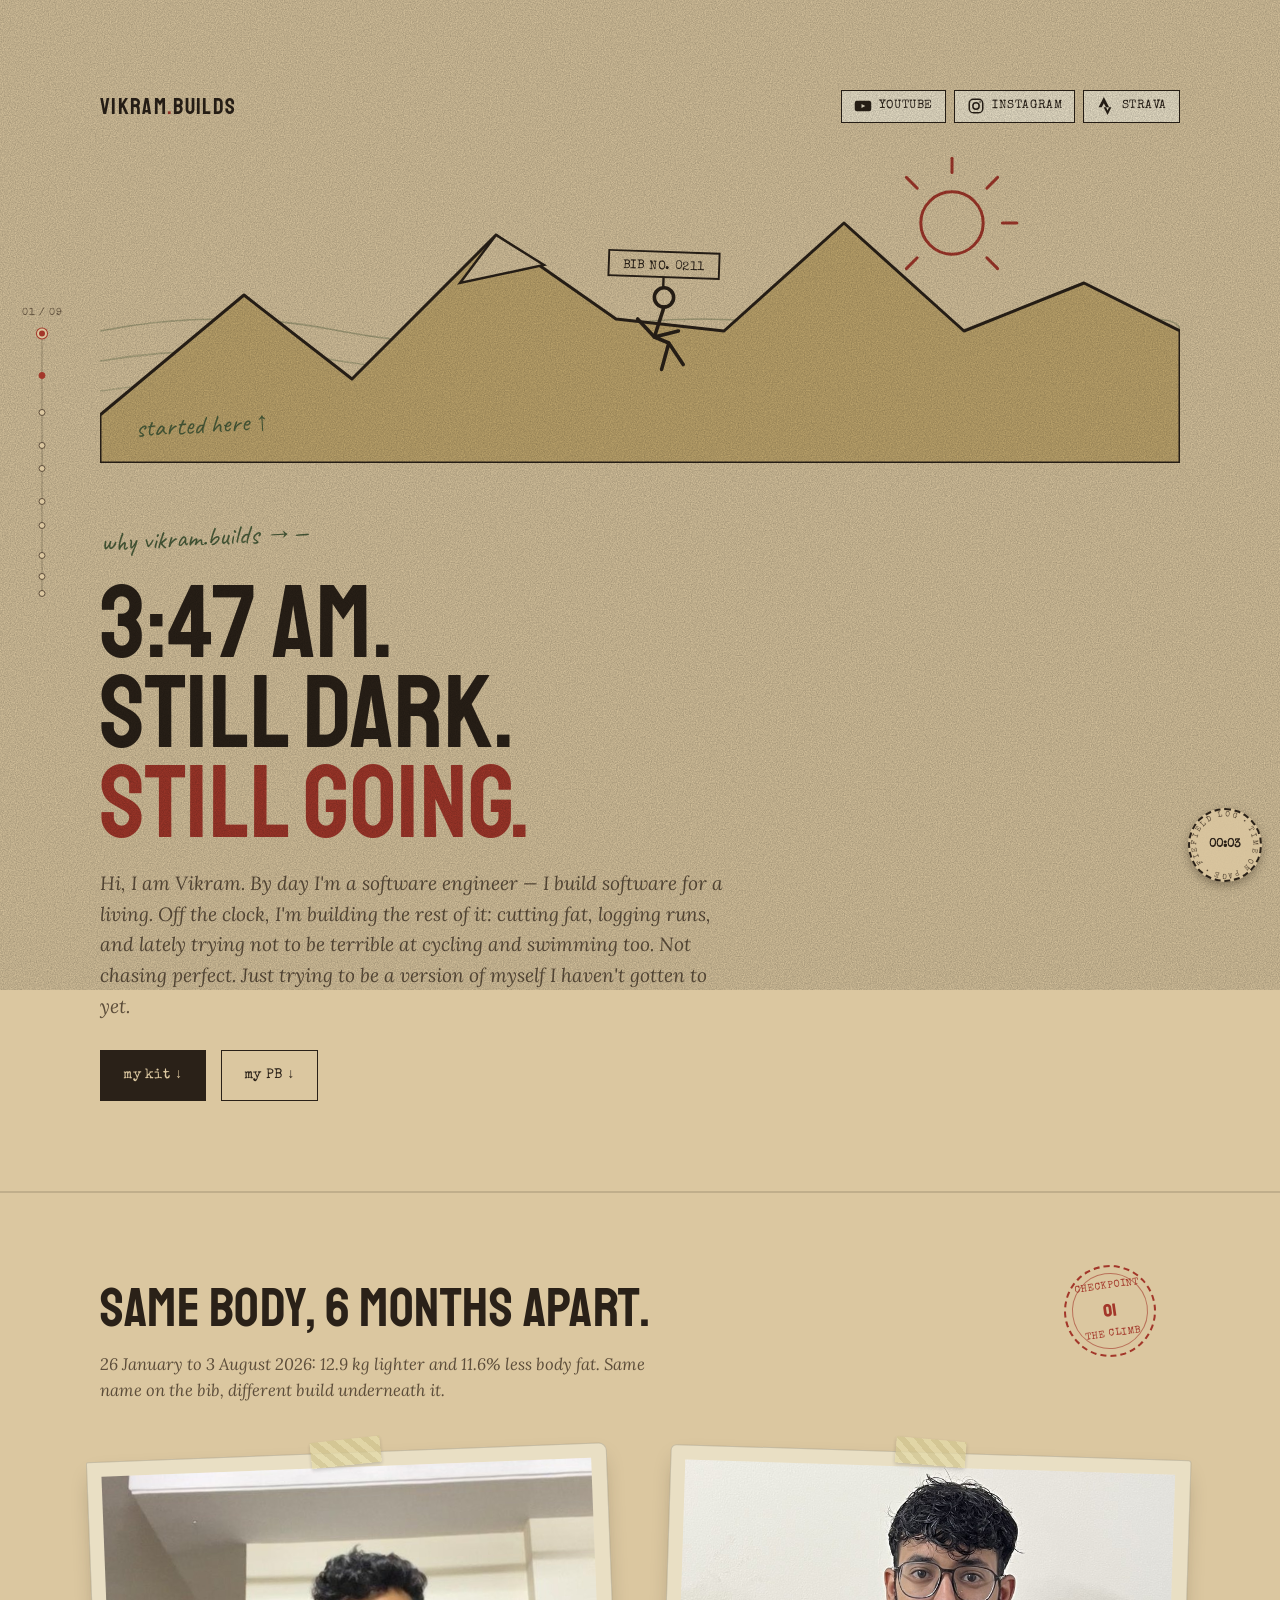
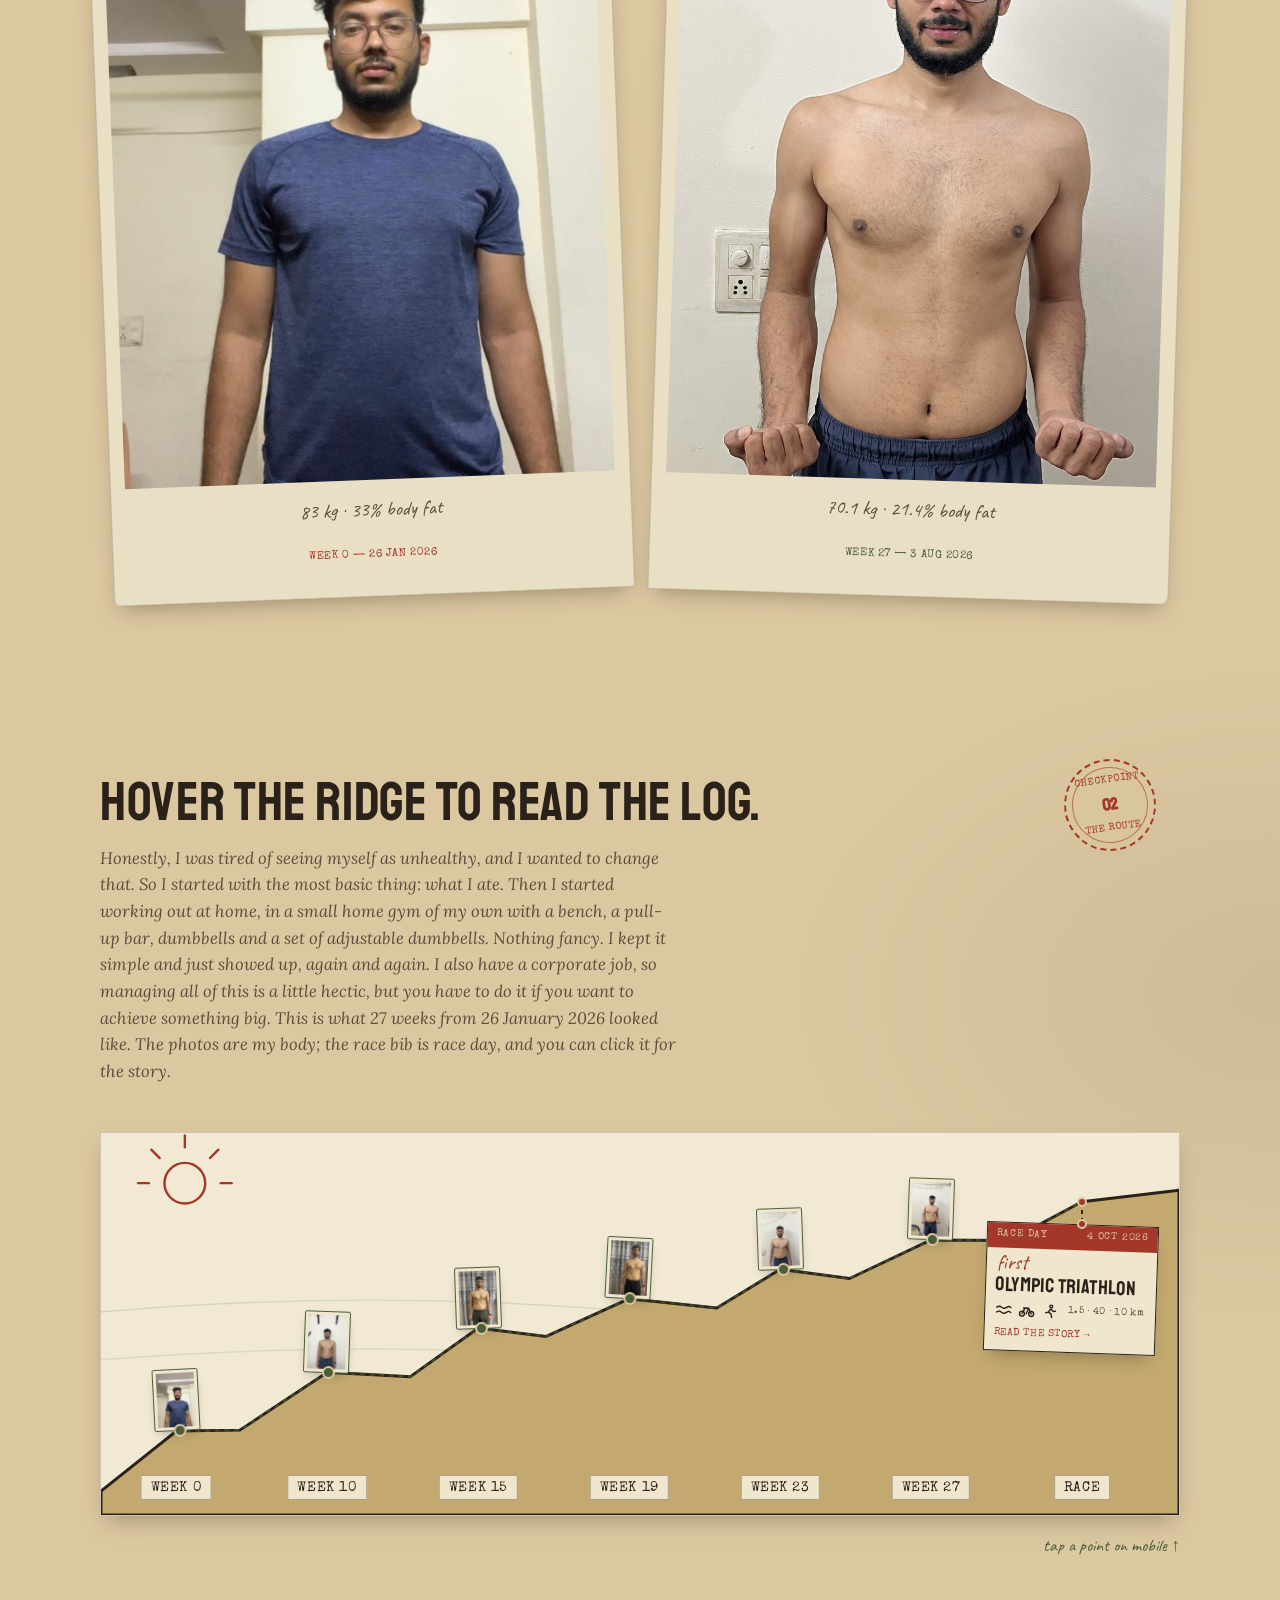
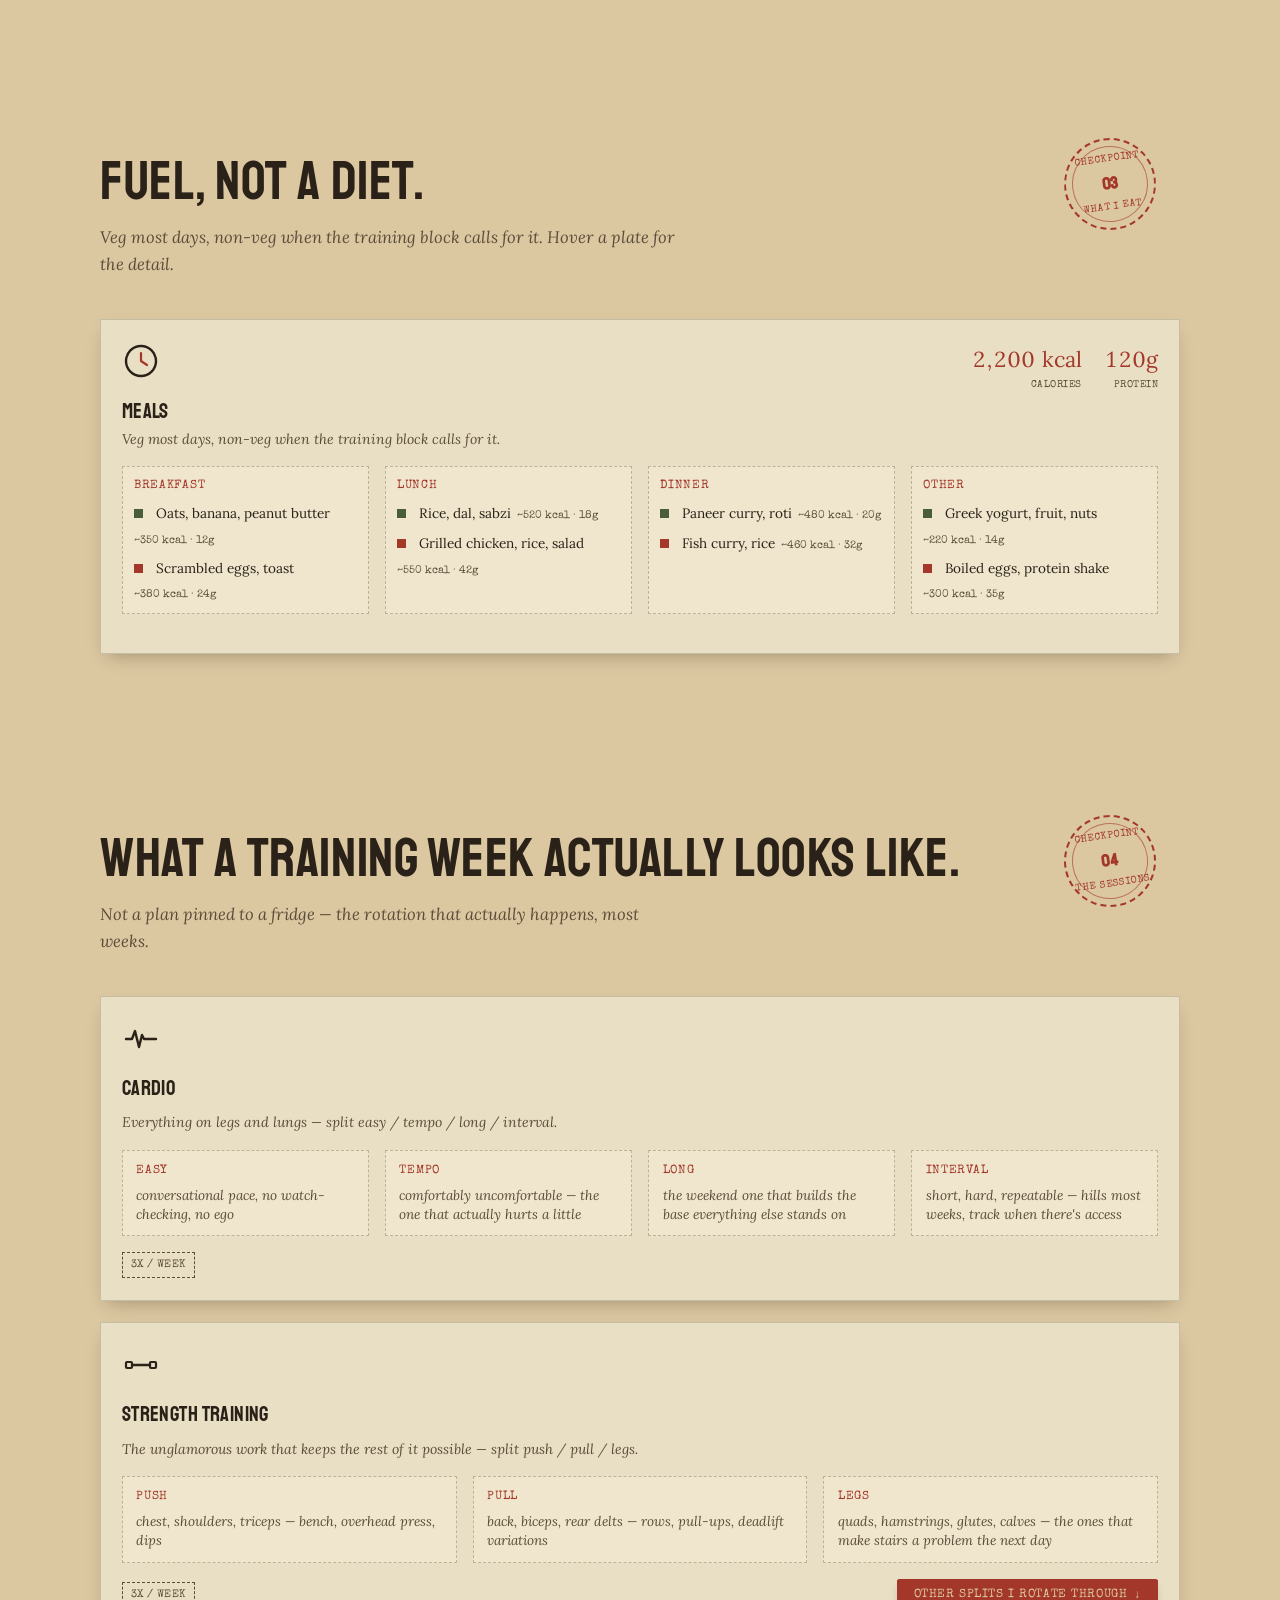
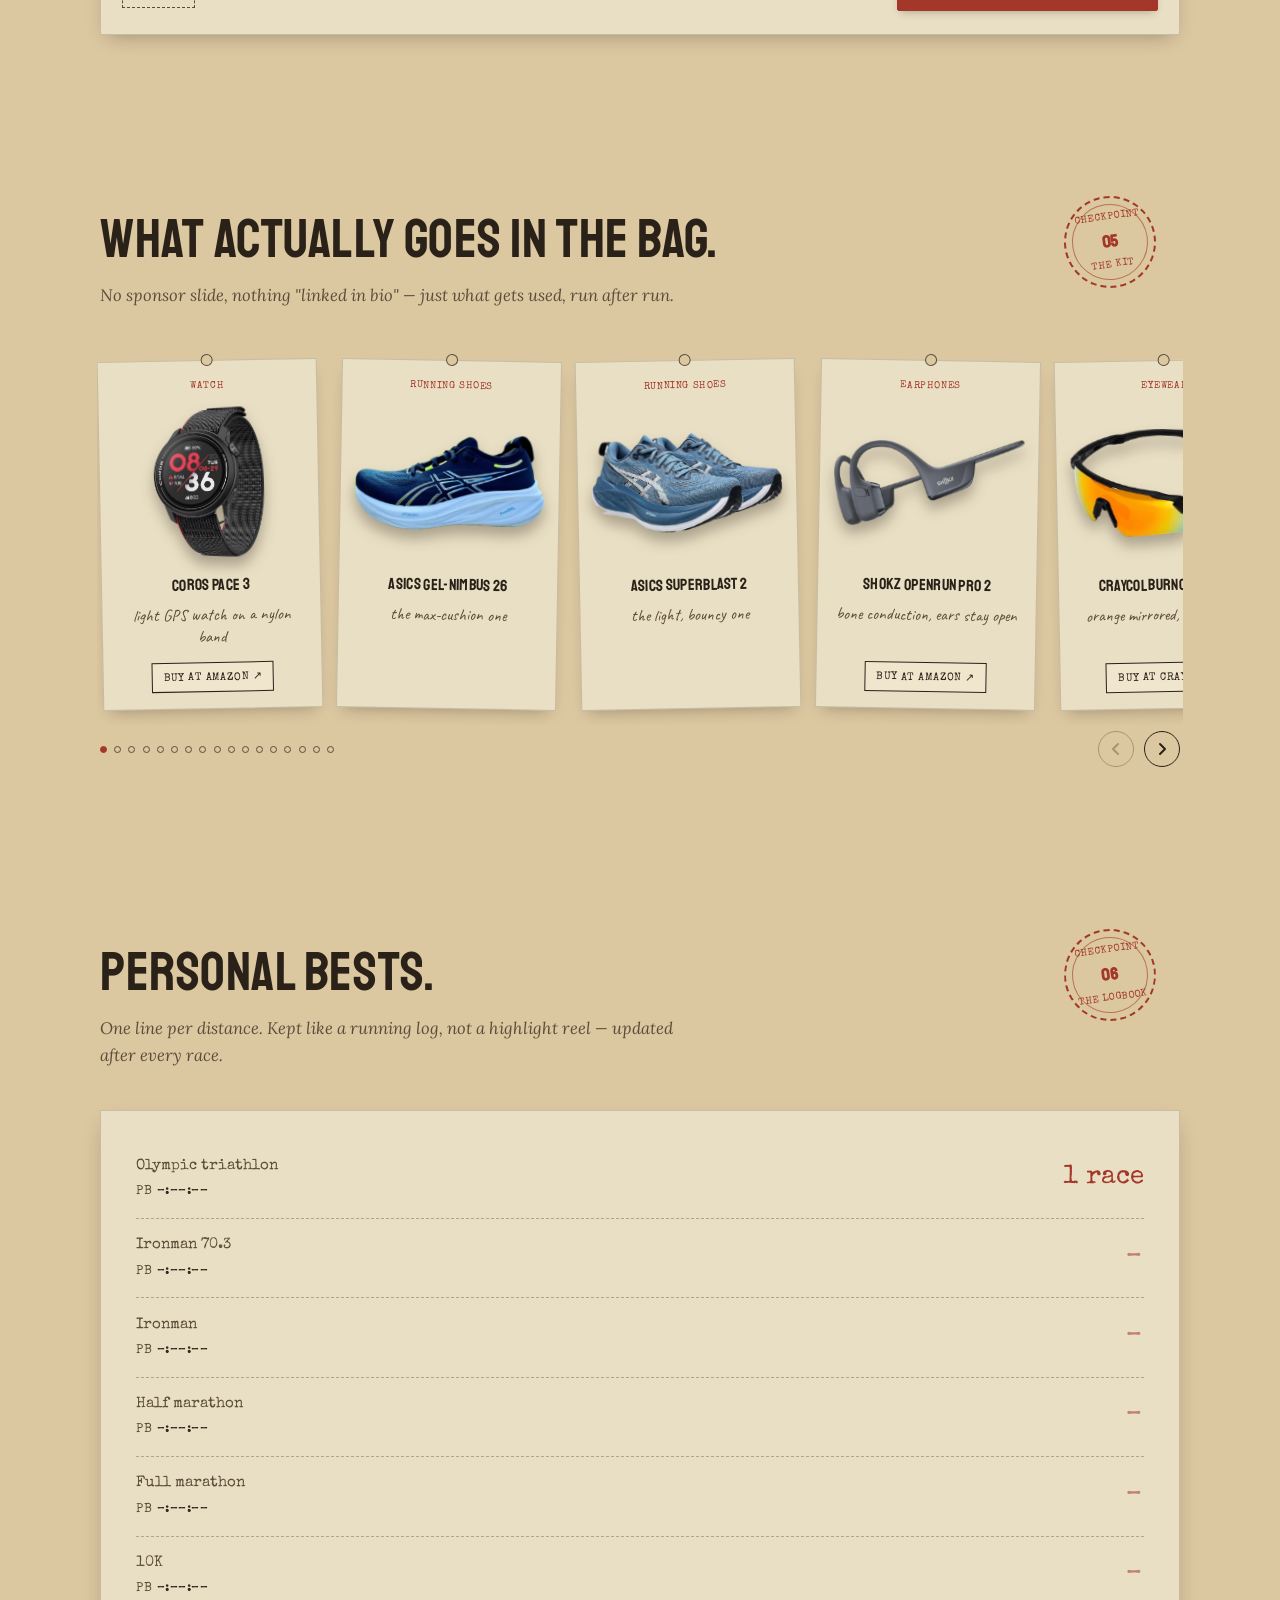
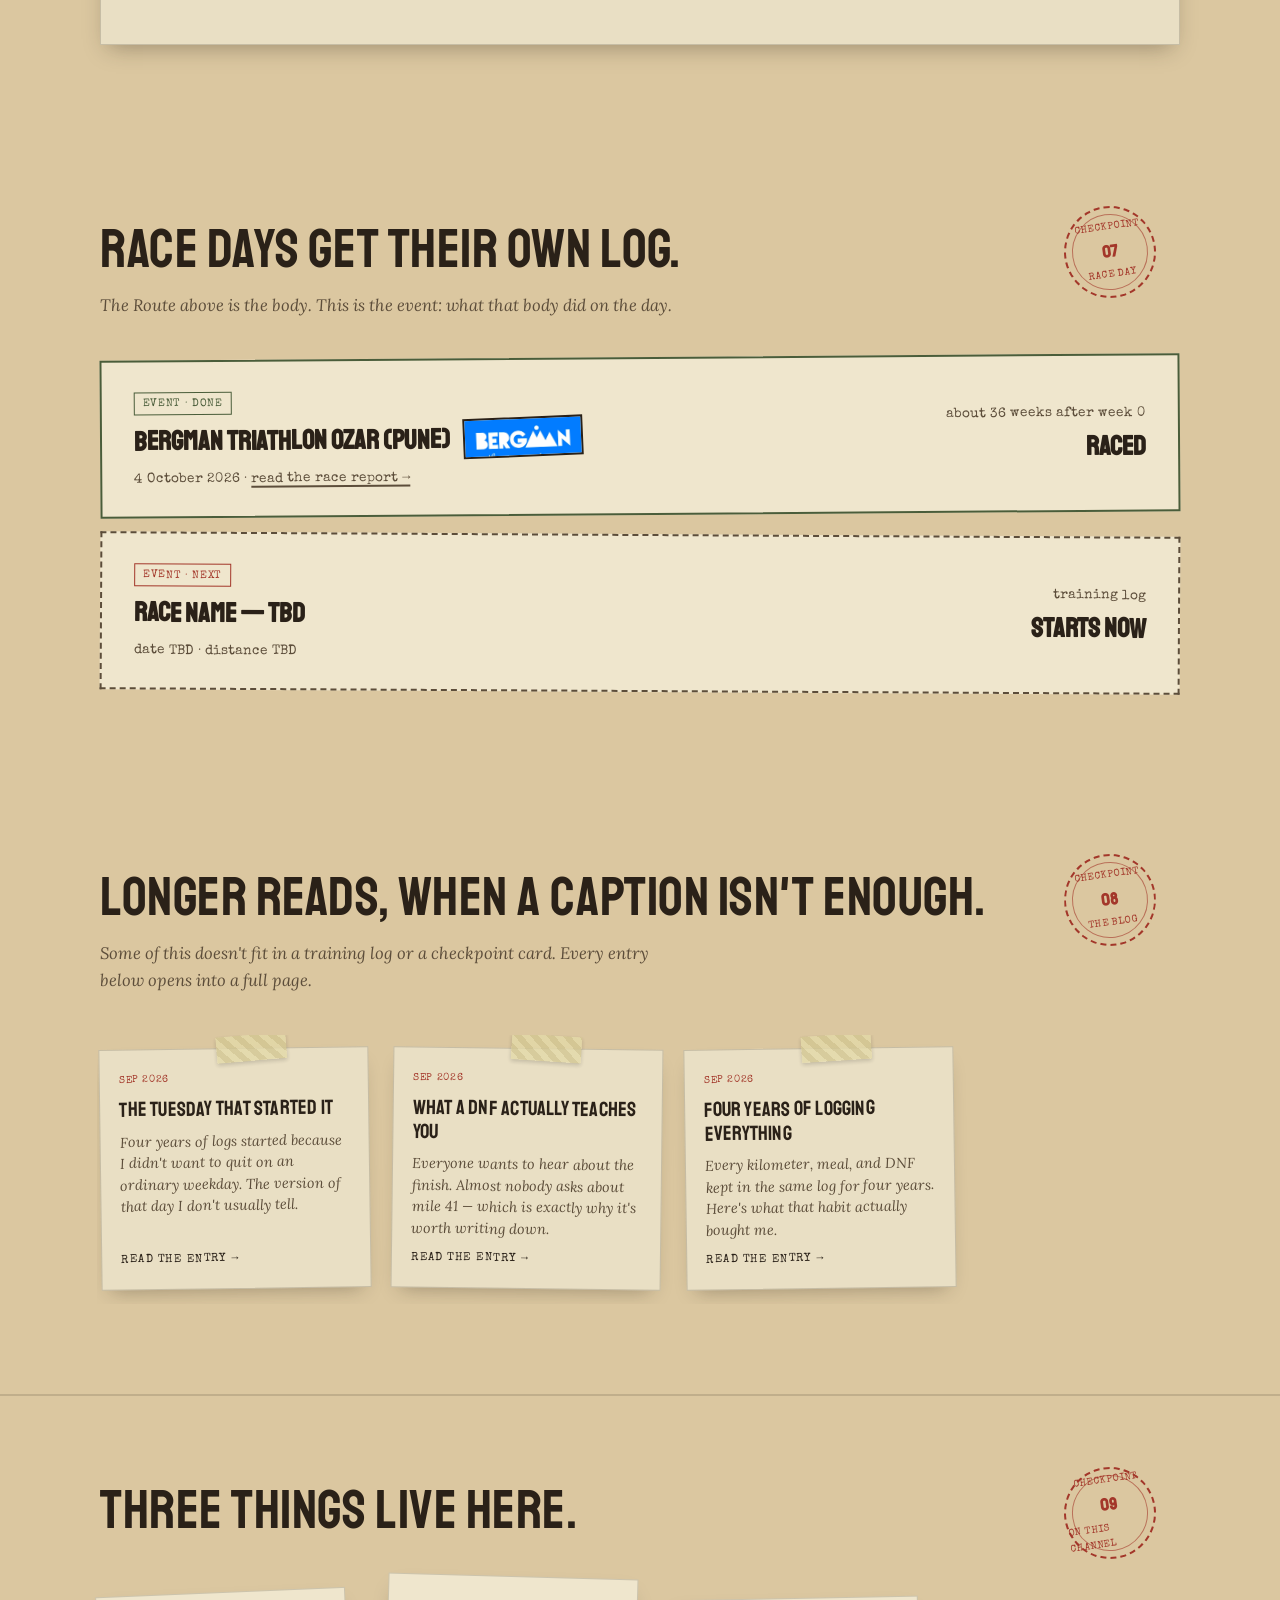
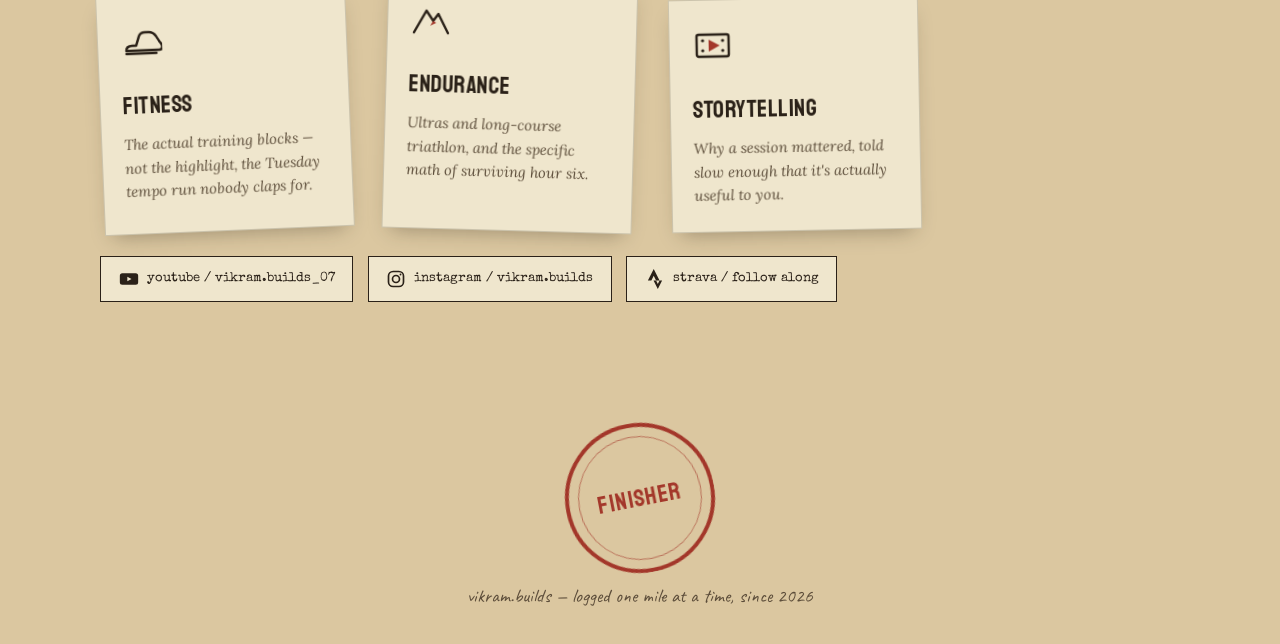
<file: index.html>
<!doctype html>
<html lang="en">
  <head>
    <meta charset="UTF-8" />
    <meta name="viewport" content="width=device-width, initial-scale=1" />
    <title>vikram.builds</title>
    <link rel="preconnect" href="https://fonts.googleapis.com" />
    <link rel="preconnect" href="https://fonts.gstatic.com" crossorigin />
    <link
      href="https://fonts.googleapis.com/css2?family=Staatliches&family=Lora:ital,wght@0,400;0,500;0,600;1,500&family=Special+Elite&family=Caveat:wght@500;600;700&display=swap"
      rel="stylesheet"
    />
    <style>
      :root {
        --paper: #dbc7a0;
        --paper-2: #cbb587;
        --paper-3: #c3a96f;
        --ink: #2a2118;
        --ink-soft: #5c4d3a;
        --stamp: #a3372a;
        --route: #4a5d3a;
        --tape: #b9c4c2;
        --tape-2: #e3d9a8;
        --shadow: rgba(37, 29, 18, 0.35);
        --divider: rgba(42, 33, 24, 0.15);
        --card-bg: #e9dfc4;
        --card-bg-2: #efe6cd;
        --card-illo-bg: #f1e9d3;
        --badge-bg: rgba(219, 199, 160, 0.5);
        --badge-bg-strong: rgba(219, 199, 160, 0.88);
        --tape-a: rgba(227, 217, 168, 0.85);
        --tape-b: rgba(210, 198, 145, 0.85);
        --font-display: "Staatliches", "Arial Narrow", sans-serif;
        --font-body: "Lora", Georgia, serif;
        --font-type: "Special Elite", "Courier New", monospace;
        --font-hand: "Caveat", cursive;
        --mx: 50%;
        --my: 30%;
      }
      :root[data-mode="night"] {
        --paper: #141a22;
        --paper-2: #0f141b;
        --paper-3: #232c38;
        --ink: #ece7db;
        --ink-soft: #8b95a0;
        --stamp: #f2a154;
        --route: #6fe3b4;
        --shadow: rgba(0, 0, 0, 0.55);
        --divider: rgba(236, 231, 219, 0.14);
        --card-bg: #1a212b;
        --card-bg-2: #202836;
        --card-illo-bg: #141b24;
        --badge-bg: rgba(20, 26, 34, 0.55);
        --badge-bg-strong: rgba(15, 20, 27, 0.92);
        --tape-a: rgba(70, 80, 95, 0.85);
        --tape-b: rgba(52, 60, 73, 0.85);
      }
      * {
        box-sizing: border-box;
      }
      html {
        scroll-behavior: smooth;
      }
      body {
        margin: 0;
        background: var(--paper);
        background-image:
          radial-gradient(
            ellipse 1200px 700px at 15% -10%,
            rgba(255, 255, 255, 0.1),
            transparent 60%
          ),
          radial-gradient(
            ellipse 900px 600px at 100% 30%,
            rgba(0, 0, 0, 0.06),
            transparent 55%
          );
        color: var(--ink);
        font-family: var(--font-body);
        line-height: 1.6;
        transition:
          background-color 300ms ease,
          color 300ms ease;
      }
      :root[data-mode="night"] body {
        background-image:
          radial-gradient(
            ellipse 1000px 600px at 20% -10%,
            rgba(255, 255, 255, 0.03),
            transparent 60%
          ),
          radial-gradient(
            ellipse 900px 700px at 100% 25%,
            rgba(0, 0, 0, 0.35),
            transparent 55%
          );
      }
      @media (prefers-reduced-motion: reduce) {
        * {
          animation-duration: 0.001ms !important;
          animation-iteration-count: 1 !important;
          transition-duration: 0.001ms !important;
        }
      }
      a {
        color: inherit;
      }
      img {
        max-width: 100%;
      }
      .num {
        font-variant-numeric: tabular-nums;
      }

      .headlamp-glow {
        position: fixed;
        inset: 0;
        z-index: 6;
        pointer-events: none;
        background: radial-gradient(
          circle 190px at var(--mx) var(--my),
          rgba(255, 224, 153, 0.26),
          rgba(255, 224, 153, 0.05) 42%,
          transparent 62%
        );
        opacity: 0;
        transition: opacity 320ms ease;
        mix-blend-mode: screen;
      }
      :root[data-mode="night"] .headlamp-glow {
        opacity: 1;
      }
      @media (prefers-reduced-motion: reduce) {
        :root[data-mode="night"] .headlamp-glow {
          display: none;
        }
      }
      :root[data-mode="night"] .grain {
        opacity: 0.32;
        mix-blend-mode: overlay;
      }

      /* film-grain overlay */
      .grain {
        position: fixed;
        inset: 0;
        pointer-events: none;
        z-index: 5;
        opacity: 0.5;
        mix-blend-mode: multiply;
        filter: url(#grainFilter);
      }

      section,
      header.hero {
        padding: clamp(3.2rem, 7vw, 6rem) clamp(1.1rem, 5vw, 3rem);
        position: relative;
      }
      .wrap {
        max-width: 1080px;
        margin: 0 auto;
        position: relative;
      }

      /* ---------- stamp label ---------- */
      .stamp {
        display: inline-flex;
        flex-direction: column;
        align-items: center;
        justify-content: center;
        width: 92px;
        height: 92px;
        border-radius: 50%;
        border: 2px dashed var(--stamp);
        color: var(--stamp);
        font-family: var(--font-type);
        font-size: 0.62rem;
        letter-spacing: 0.05em;
        text-transform: uppercase;
        transform: rotate(-8deg);
        position: absolute;
        top: -18px;
        right: clamp(0.5rem, 3vw, 1.5rem);
        background: var(--badge-bg);
      }
      .stamp b {
        font-size: 1.05rem;
        margin: 0.15rem 0;
        font-family: var(--font-display);
        letter-spacing: 0.04em;
      }
      .stamp::before {
        content: "";
        position: absolute;
        inset: 6px;
        border: 1px solid var(--stamp);
        border-radius: 50%;
        opacity: 0.6;
      }
      @media (max-width: 700px) {
        /* absolutely-positioned stamp sits over the heading text once the h2
       wraps to fill the narrower width — drop it into normal flow instead */
        .stamp {
          position: static;
          display: inline-flex;
          margin: 0 0 1.1rem;
          transform: rotate(-4deg);
        }
      }

      h2 {
        font-family: var(--font-display);
        font-weight: 400;
        text-transform: uppercase;
        font-size: clamp(2.1rem, 4.6vw, 3.4rem);
        line-height: 0.95;
        letter-spacing: 0.01em;
        margin: 0 0 1rem;
        text-wrap: balance;
        color: var(--ink);
      }
      .lede {
        max-width: 58ch;
        color: var(--ink-soft);
        font-size: clamp(1rem, 1.3vw, 1.12rem);
        font-style: italic;
      }

      /* ---------- pushpin / tape ---------- */
      .pin {
        position: absolute;
        top: -10px;
        left: 50%;
        transform: translateX(-50%);
        width: 16px;
        height: 16px;
        z-index: 3;
      }
      .tape {
        position: absolute;
        width: 70px;
        height: 26px;
        top: -14px;
        background: repeating-linear-gradient(
          45deg,
          var(--tape-a),
          var(--tape-a) 6px,
          var(--tape-b) 6px,
          var(--tape-b) 12px
        );
        box-shadow: 0 2px 4px rgba(0, 0, 0, 0.18);
        opacity: 0.92;
      }

      /* ---------- hero ---------- */
      .hero {
        padding-top: clamp(2.4rem, 6vw, 4rem);
        border-bottom: 2px solid var(--divider);
      }
      .hero-top {
        display: flex;
        justify-content: space-between;
        align-items: flex-start;
        gap: 1rem;
        flex-wrap: wrap;
        margin-bottom: 1.6rem;
      }
      .hero-top-right {
        display: flex;
        align-items: center;
        flex-wrap: wrap;
        justify-content: flex-end;
        gap: 1rem;
      }
      .hero-socials {
        display: flex;
        gap: 0.5rem;
      }
      .social-pill {
        display: inline-flex;
        align-items: center;
        gap: 0.45rem;
        padding: 0.4rem 0.75rem;
        border: 1.5px solid var(--ink);
        background: var(--card-bg-2);
        color: var(--ink);
        font-family: var(--font-type);
        font-size: 0.72rem;
        letter-spacing: 0.05em;
        text-transform: uppercase;
        text-decoration: none;
        transition:
          transform 140ms ease,
          background 140ms ease;
      }
      .social-pill:hover,
      .social-pill:focus-visible {
        transform: translateY(-2px);
        background: var(--tape-2);
        outline: none;
      }
      .social-pill svg {
        width: 18px;
        height: 18px;
        flex: none;
        fill: currentColor;
      }
      .social-pill .icon-outline {
        fill: none;
        stroke: currentColor;
        stroke-width: 2;
      }
      .social-pill .icon-outline .dot {
        fill: currentColor;
        stroke: none;
      }
      @media (max-width: 600px) {
        .hero-top {
          flex-wrap: nowrap;
          align-items: center;
        }
        .hero-top-right {
          flex: none;
        }
        .hero-socials {
          gap: 0.4rem;
        }
        .social-label {
          display: none;
        }
        .social-pill {
          padding: 0.45rem;
        }
        .social-pill svg {
          width: 20px;
          height: 20px;
        }
      }
      .wordmark {
        font-family: var(--font-display);
        font-size: 1.4rem;
        letter-spacing: 0.06em;
        text-transform: uppercase;
      }
      .wordmark span {
        color: var(--stamp);
      }
      .hero-illo-wrap {
        position: relative;
        margin: 0 auto 1.6rem;
      }
      .hero-illo {
        width: 100%;
        height: auto;
        display: block;
      }
      .pencil-canvas {
        position: absolute;
        inset: 0;
        width: 100%;
        height: 100%;
        pointer-events: none;
      }
      .sun-trigger {
        cursor: pointer;
      }
      .sun-trigger circle,
      .sun-trigger line {
        transition: filter 160ms ease;
      }
      .sun-trigger:hover circle,
      .sun-trigger:hover line,
      .sun-trigger:focus-visible circle,
      .sun-trigger:focus-visible line {
        filter: brightness(1.25);
      }
      .sun-trigger:focus {
        outline: none;
      }
      .sun-trigger:focus-visible {
        outline: 2px dashed var(--route);
        outline-offset: 8px;
      }
      .sun-icon,
      .moon-icon {
        transition: opacity 320ms ease;
      }
      .moon-icon {
        opacity: 0;
      }
      :root[data-mode="night"] .sun-icon {
        opacity: 0;
      }
      :root[data-mode="night"] .moon-icon {
        opacity: 1;
      }
      @media (prefers-reduced-motion: reduce) {
        .sun-icon,
        .moon-icon {
          transition: none;
        }
      }
      @media (prefers-reduced-motion: reduce) {
        .parallax-slow,
        .parallax-mid,
        .parallax-fast {
          transform: none !important;
        }
      }
      .hero h1 {
        font-family: var(--font-display);
        font-weight: 400;
        text-transform: uppercase;
        font-size: clamp(3rem, 8.6vw, 6.4rem);
        line-height: 0.88;
        letter-spacing: 0.005em;
        margin: 0 0 1rem;
        text-wrap: balance;
      }
      .hero h1 em {
        font-style: normal;
        color: var(--stamp);
      }
      .hero .scrawl {
        font-family: var(--font-hand);
        font-size: clamp(1.3rem, 2.4vw, 1.7rem);
        color: var(--route);
        display: inline-flex;
        align-items: center;
        gap: 0.4rem;
        margin-bottom: 1.2rem;
        transform: rotate(-3deg);
      }
      .hero .lede {
        font-size: clamp(1.05rem, 1.5vw, 1.22rem);
        margin-bottom: 1.8rem;
      }
      .cta-row {
        display: flex;
        flex-wrap: wrap;
        gap: 0.9rem;
        align-items: center;
      }
      .btn {
        font-family: var(--font-type);
        font-size: 0.85rem;
        letter-spacing: 0.02em;
        text-decoration: none;
        padding: 0.85rem 1.4rem;
        display: inline-flex;
        align-items: center;
        gap: 0.55rem;
        transition: transform 140ms ease;
        border: 1.5px solid var(--ink);
      }
      .btn:focus-visible {
        outline: 2px solid var(--route);
        outline-offset: 2px;
      }
      .btn-solid {
        background: var(--ink);
        color: var(--paper);
      }
      .btn-solid:hover {
        transform: translateY(-2px) rotate(-0.6deg);
      }
      .btn-outline {
        background: transparent;
        color: var(--ink);
      }
      .btn-outline:hover {
        transform: translateY(-2px) rotate(0.6deg);
      }

      /* ---------- CP01 photo-log split ---------- */
      .split {
        display: grid;
        grid-template-columns: 1fr 1fr;
        gap: 2.4rem;
        margin-top: 3rem;
      }
      @media (max-width: 760px) {
        .split {
          grid-template-columns: 1fr;
          gap: 3.2rem;
        }
      }
      .photo-card {
        background: var(--card-bg);
        border: 1px solid rgba(42, 33, 24, 0.18);
        padding: 0.9rem 0.9rem 1.3rem;
        box-shadow: 0 10px 22px -8px var(--shadow);
        position: relative;
      }
      .photo-card.before {
        transform: rotate(-2.2deg);
        border-radius: 2px 8px 3px 6px;
      }
      .photo-card.after {
        transform: rotate(1.8deg);
        border-radius: 6px 3px 8px 2px;
      }
      .photo-img {
        width: 100%;
        aspect-ratio: 4 / 5;
        display: block;
        object-fit: cover;
        object-position: 50% var(--focus-y, 20%);
        background: var(--card-illo-bg);
      }
      .photo-cap {
        font-family: var(--font-hand);
        font-size: 1.25rem;
        color: var(--ink-soft);
        text-align: center;
        margin-top: 0.9rem;
      }
      .photo-tab {
        font-family: var(--font-type);
        font-size: 0.7rem;
        letter-spacing: 0.05em;
        text-transform: uppercase;
        color: var(--ink);
        text-align: center;
        margin-top: 0.3rem;
      }
      .photo-card.before .photo-tab {
        color: var(--stamp);
      }
      .photo-card.after .photo-tab {
        color: var(--route);
      }

      /* ---------- CP02 route profile (hover ridge) ---------- */
      .route-chart {
        position: relative;
        margin-top: 3rem;
        aspect-ratio: 900/320;
        width: 100%;
        background: var(--card-illo-bg);
        border: 1px solid rgba(42, 33, 24, 0.18);
        box-shadow: 0 10px 22px -8px var(--shadow);
      }
      .route-chart svg {
        position: absolute;
        inset: 0;
        width: 100%;
        height: 100%;
        display: block;
      }
      /* Each waypoint is a polaroid-style photo pin standing on its data
         point (the pin's bottom-center sits on the ridge vertex). */
      .waypoint {
        appearance: none;
        -webkit-appearance: none;
        font: inherit;
        position: absolute;
        width: 46px;
        height: 62px;
        margin: -62px 0 0 -23px;
        padding: 3px;
        border-radius: 2px;
        background: var(--card-bg-2);
        border: 1.5px solid var(--route);
        box-shadow: 0 6px 12px -5px var(--shadow);
        cursor: pointer;
        z-index: 7;
        transform: rotate(var(--tilt, 0deg));
        -webkit-tap-highlight-color: transparent;
        transition:
          border-color 140ms ease,
          transform 140ms ease;
      }
      .waypoint::after {
        content: "";
        position: absolute;
        left: 50%;
        bottom: -7px;
        width: 9px;
        height: 9px;
        margin-left: -4.5px;
        border-radius: 50%;
        background: var(--route);
        border: 2px solid var(--paper);
        transition: background 140ms ease;
      }
      .waypoint-photo {
        display: block;
        width: 100%;
        height: 100%;
        object-fit: cover;
        object-position: 50% 20%;
      }
      .waypoint:hover,
      .waypoint:focus-visible,
      .waypoint.active {
        border-color: var(--stamp);
        transform: rotate(0deg) scale(1.08);
        outline: none;
        z-index: 8;
      }
      .waypoint:hover,
      .waypoint:focus-visible {
        z-index: 9;
      }
      .waypoint:hover::after,
      .waypoint:focus-visible::after,
      .waypoint.active::after {
        background: var(--stamp);
      }
      .waypoint .tip {
        --tx: -50%;
        --ty: 4px;
        position: absolute;
        bottom: calc(100% + 14px);
        left: 50%;
        transform: translate(var(--tx), var(--ty));
        width: 236px;
        display: flex;
        gap: 0.75rem;
        background: var(--card-bg-2);
        border: 1px solid rgba(42, 33, 24, 0.2);
        box-shadow: 0 12px 24px -8px var(--shadow);
        padding: 0.75rem;
        opacity: 0;
        visibility: hidden;
        transition:
          opacity 150ms ease,
          transform 150ms ease;
        pointer-events: none;
        text-align: left;
        z-index: 10;
        cursor: default;
      }
      .waypoint.tip-below .tip {
        --ty: -4px;
        bottom: auto;
        top: calc(100% + 14px);
      }
      .waypoint.align-start .tip {
        --tx: 0;
        left: 0;
      }
      .waypoint.align-end .tip {
        --tx: 0;
        left: auto;
        right: 0;
      }
      .waypoint:hover .tip,
      .waypoint:focus-visible .tip,
      .waypoint.active .tip {
        --ty: 0px;
        opacity: 1;
        visibility: visible;
      }
      /* The triathlon is an event, not a body measurement: a drawn finish line
         with a checkered flag, labelled along the line instead of in a card. */
      .route-chart {
        --drop: 22px;
      }
      @media (max-width: 1000px) {
        .route-chart {
          --drop: 34px;
        }
      }
      .route-event-dot,
      .route-event-pin {
        position: absolute;
        z-index: 8;
        width: 10px;
        height: 10px;
        margin: -5px 0 0 -5px;
        border-radius: 50%;
        background: var(--stamp);
        border: 2px solid var(--paper);
        pointer-events: none;
      }
      .route-event-string {
        position: absolute;
        z-index: 6;
        width: 2px;
        margin-left: -1px;
        height: var(--drop);
        background: repeating-linear-gradient(
          to bottom,
          var(--ink) 0 4px,
          transparent 4px 8px
        );
        pointer-events: none;
      }
      .route-bib {
        position: absolute;
        right: 22px;
        z-index: 7;
        width: 172px;
        display: block;
        background: var(--card-bg-2);
        border: 1.5px solid var(--ink);
        box-shadow: 0 10px 18px -8px var(--shadow);
        color: var(--ink);
        text-decoration: none;
        transform: rotate(2deg);
        -webkit-tap-highlight-color: transparent;
        transition:
          transform 160ms ease,
          box-shadow 160ms ease;
      }
      .route-bib:hover,
      .route-bib:focus-visible {
        transform: rotate(0deg) translateY(2px);
        box-shadow: 0 16px 24px -10px var(--shadow);
        outline: none;
      }
      .route-bib:focus-visible {
        outline: 2px dashed var(--route);
        outline-offset: 3px;
      }
      .route-bib-head {
        display: flex;
        justify-content: space-between;
        gap: 0.5rem;
        padding: 0.28rem 0.55rem;
        background: var(--stamp);
        color: var(--paper);
        font-family: var(--font-type);
        font-size: 0.62rem;
        letter-spacing: 0.08em;
        text-transform: uppercase;
      }
      .route-bib-body {
        display: block;
        padding: 0.35rem 0.6rem 0.55rem;
      }
      .route-bib-first {
        display: block;
        font-family: var(--font-hand);
        font-size: 1.3rem;
        line-height: 1;
        color: var(--stamp);
        transform: rotate(-3deg);
        transform-origin: left center;
      }
      .route-bib-title {
        display: block;
        font-family: var(--font-display);
        font-size: 1.25rem;
        line-height: 1.05;
        letter-spacing: 0.02em;
        text-transform: uppercase;
      }
      .route-bib-legs {
        display: flex;
        align-items: center;
        gap: 0.4rem;
        margin-top: 0.4rem;
        color: var(--ink);
      }
      .route-chart .route-bib-legs svg {
        position: static;
        inset: auto;
        width: 17px;
        height: 17px;
        flex: none;
      }
      .route-bib-dist {
        margin-left: 0.2rem;
        font-family: var(--font-type);
        font-size: 0.62rem;
        letter-spacing: 0.03em;
        color: var(--ink-soft);
        white-space: nowrap;
      }
      .route-bib-cta {
        display: block;
        margin-top: 0.4rem;
        font-family: var(--font-type);
        font-size: 0.64rem;
        letter-spacing: 0.05em;
        text-transform: uppercase;
        color: var(--stamp);
      }
      .route-bib:hover .route-bib-cta,
      .route-bib:focus-visible .route-bib-cta {
        text-decoration: underline;
      }
      .tip-kind {
        display: inline-block;
        margin-bottom: 0.4rem;
        padding: 0.05rem 0.4rem;
        border: 1px solid var(--route);
        font-family: var(--font-type);
        font-size: 0.62rem;
        letter-spacing: 0.08em;
        text-transform: uppercase;
        color: var(--route);
      }
      .route-axis--event {
        border-color: var(--stamp);
        color: var(--stamp);
      }
      .tip-photo {
        flex: none;
        width: 88px;
        height: 118px;
        object-fit: cover;
        object-position: 50% 20%;
        border: 1px solid rgba(42, 33, 24, 0.2);
        background: var(--paper-2);
      }
      .tip-info {
        display: block;
        min-width: 0;
      }
      .route-axis-short {
        display: none;
      }
      .route-axis {
        position: absolute;
        bottom: 4%;
        transform: translateX(-50%);
        padding: 0.2rem 0.55rem;
        background: var(--card-bg-2);
        border: 1px solid rgba(42, 33, 24, 0.35);
        font-family: var(--font-type);
        font-size: 0.85rem;
        line-height: 1.2;
        letter-spacing: 0.04em;
        text-transform: uppercase;
        color: var(--ink);
        white-space: nowrap;
        pointer-events: none;
        z-index: 2;
      }
      .tip-date {
        font-family: var(--font-type);
        font-size: 0.72rem;
        letter-spacing: 0.06em;
        text-transform: uppercase;
        color: var(--stamp);
        display: block;
        margin-bottom: 0.4rem;
      }
      .tip-when {
        display: block;
        margin: -0.2rem 0 0.45rem;
        font-family: var(--font-type);
        font-size: 0.78rem;
        color: var(--ink-soft);
      }
      .tip-stats {
        display: block;
        font-family: var(--font-type);
        font-size: 0.9rem;
        color: var(--ink);
        line-height: 1.55;
      }
      .tip-note {
        font-family: var(--font-hand);
        font-size: 1.05rem;
        color: var(--ink-soft);
        margin-top: 0.4rem;
        line-height: 1.25;
      }
      .route-hint {
        font-family: var(--font-hand);
        font-size: 1.1rem;
        color: var(--route);
        margin-top: 0.9rem;
        text-align: right;
      }
      @media (max-width: 600px) {
        .route-chart {
          aspect-ratio: 600/420;
        }
        .waypoint {
          width: 34px;
          height: 46px;
          margin: -46px 0 0 -17px;
          padding: 2px;
        }
        .waypoint .tip {
          width: 204px;
          gap: 0.6rem;
          padding: 0.6rem;
        }
        .tip-photo {
          width: 64px;
          height: 86px;
        }
        /* compact bib: date strip + one short "first Olympic Triathlon" line */
        .route-chart {
          --drop: 36px;
        }
        .route-bib {
          right: 4px;
          width: 112px;
        }
        .route-bib-legs,
        .route-bib-cta,
        .route-bib-kind,
        .route-bib-dist {
          display: none;
        }
        .route-bib-head {
          justify-content: center;
          padding: 0.15rem 0.35rem;
          font-size: 0.5rem;
        }
        .route-bib-body {
          padding: 0.25rem 0.4rem 0.35rem;
        }
        .route-bib-first {
          display: inline;
          font-size: 0.95rem;
          margin-right: 0.2rem;
        }
        .route-bib-title {
          display: inline;
          font-size: 0.8rem;
          line-height: 1.1;
        }
        .route-axis {
          padding: 0.15rem 0.3rem;
          font-size: 0.66rem;
          letter-spacing: 0.02em;
        }
        .route-axis-word {
          display: none;
        }
        .route-axis-short {
          display: inline;
        }
      }

      /* ---------- CP04 logbook ledger ---------- */
      .ledger {
        margin-top: 2.6rem;
        background: var(--card-bg);
        border: 1px solid rgba(42, 33, 24, 0.18);
        box-shadow: 0 10px 22px -8px var(--shadow);
        padding: clamp(1.2rem, 3vw, 1.8rem) clamp(1.2rem, 3vw, 2.2rem);
      }
      .ledger-row {
        display: flex;
        justify-content: space-between;
        align-items: center;
        gap: 1rem;
        padding: 0.95rem 0;
        border-bottom: 1px dashed rgba(42, 33, 24, 0.3);
        font-family: var(--font-type);
        position: relative;
      }
      .ledger-row:last-child {
        border-bottom: none;
      }
      .ledger-label {
        color: var(--ink-soft);
        font-size: 0.92rem;
      }
      .ledger-label small {
        display: block;
        margin-top: 0.25rem;
        font-size: 0.8rem;
        letter-spacing: 0.04em;
        color: var(--ink-soft);
      }
      .ledger-label small b {
        font-weight: 400;
        color: var(--ink);
      }
      .ledger-value.pb-empty {
        letter-spacing: 0.06em;
        opacity: 0.55;
      }
      .ledger-value {
        font-size: 1.6rem;
        color: var(--stamp);
        white-space: nowrap;
      }
      .ledger-note {
        position: absolute;
        right: 0;
        top: 100%;
        margin-top: -1px;
        background: var(--card-bg-2);
        border: 1px solid rgba(42, 33, 24, 0.18);
        box-shadow: 0 8px 18px -8px var(--shadow);
        padding: 0.5rem 0.8rem;
        font-family: var(--font-hand);
        font-size: 1.08rem;
        color: var(--ink-soft);
        opacity: 0;
        visibility: hidden;
        transform: translateY(-4px) rotate(-1deg);
        transition:
          opacity 160ms ease,
          transform 160ms ease;
        pointer-events: none;
        z-index: 8;
        max-width: 240px;
        text-align: left;
        white-space: normal;
      }
      .ledger-row:hover .ledger-note {
        opacity: 1;
        visibility: visible;
        transform: translateY(0) rotate(-1deg);
      }
      @media (max-width: 600px) {
        .ledger-note {
          display: none;
        }
      }

      /* ---------- CP05 postcards ---------- */
      .postcards {
        display: flex;
        flex-wrap: wrap;
        gap: 2.2rem;
        margin-top: 3rem;
        justify-content: flex-start;
      }
      .postcard {
        background: var(--card-bg-2);
        border: 1px solid rgba(42, 33, 24, 0.18);
        width: 250px;
        padding: 1.5rem 1.4rem;
        box-shadow: 0 10px 20px -9px var(--shadow);
        position: relative;
        --base-rot: 0deg;
        --tilt-x: 0deg;
        --tilt-y: 0deg;
        --tilt-scale: 1;
        transform: rotate(var(--base-rot)) perspective(700px)
          rotateX(var(--tilt-x)) rotateY(var(--tilt-y)) scale(var(--tilt-scale));
        transition:
          transform 160ms ease-out,
          box-shadow 160ms ease-out;
        will-change: transform;
      }
      .postcard:hover {
        box-shadow: 0 16px 28px -10px var(--shadow);
      }
      .postcard:nth-child(1) {
        --base-rot: -2.4deg;
        margin-top: 0.4rem;
      }
      .postcard:nth-child(2) {
        --base-rot: 1.6deg;
        margin-top: -0.6rem;
      }
      .postcard:nth-child(3) {
        --base-rot: -1.1deg;
        margin-top: 0.8rem;
      }
      @media (prefers-reduced-motion: reduce) {
        .postcard {
          transition: none;
        }
      }
      .postcard svg {
        margin-bottom: 1rem;
      }
      .postcard h3 {
        font-family: var(--font-display);
        font-weight: 400;
        text-transform: uppercase;
        font-size: 1.5rem;
        margin: 0 0 0.5rem;
        letter-spacing: 0.02em;
      }
      .postcard p {
        margin: 0;
        color: var(--ink-soft);
        font-size: 0.92rem;
        font-family: var(--font-body);
        font-style: italic;
      }
      @media (max-width: 600px) {
        /* three tall stacked cards eat the screen; make them compact rows */
        .postcards {
          flex-direction: column;
          flex-wrap: nowrap;
          gap: 0.8rem;
          margin-top: 1.8rem;
        }
        .postcard,
        .postcard:nth-child(n) {
          width: 100%;
          margin-top: 0;
          padding: 0.85rem 1rem;
          display: grid;
          grid-template-columns: 34px 1fr;
          grid-template-areas:
            "icon title"
            "icon text";
          column-gap: 0.9rem;
          align-items: center;
          --base-rot: 0deg;
        }
        .postcard svg {
          grid-area: icon;
          align-self: start;
          width: 34px;
          height: 34px;
          margin: 0.15rem 0 0;
        }
        .postcard h3 {
          grid-area: title;
          font-size: 1.15rem;
          margin: 0 0 0.15rem;
        }
        .postcard p {
          grid-area: text;
          font-size: 0.85rem;
          line-height: 1.4;
        }
      }

      /* ---------- CP05 workout sessions ---------- */
      .workouts {
        display: grid;
        grid-template-columns: repeat(3, 1fr);
        gap: 1.3rem;
        margin-top: 2.6rem;
      }
      @media (max-width: 820px) {
        .workouts {
          grid-template-columns: 1fr 1fr;
        }
      }
      @media (max-width: 560px) {
        .workouts {
          grid-template-columns: 1fr;
        }
      }
      .workout-card {
        background: var(--card-bg);
        border: 1px solid rgba(42, 33, 24, 0.18);
        padding: 1.4rem 1.3rem;
        box-shadow: 0 8px 18px -8px var(--shadow);
      }
      .workout-card svg {
        display: block;
        margin-bottom: 0.9rem;
      }
      .workout-card h3 {
        font-family: var(--font-display);
        font-weight: 400;
        text-transform: uppercase;
        font-size: 1.3rem;
        margin: 0 0 0.4rem;
        letter-spacing: 0.02em;
      }
      .workout-card p {
        margin: 0 0 0.8rem;
        color: var(--ink-soft);
        font-size: 0.88rem;
        font-family: var(--font-body);
        font-style: italic;
      }
      .workout-tag {
        display: inline-block;
        font-family: var(--font-type);
        font-size: 0.68rem;
        letter-spacing: 0.04em;
        text-transform: uppercase;
        border: 1px dashed var(--ink-soft);
        padding: 0.2rem 0.5rem;
        color: var(--ink-soft);
      }
      .workout-card--wide {
        grid-column: 1 / -1;
      }
      .week-strip {
        display: grid;
        grid-template-columns: repeat(7, 1fr);
        gap: 0.4rem;
        margin: 0.8rem 0 0;
      }
      .week-day {
        background: var(--card-bg-2);
        border: 1px solid rgba(42, 33, 24, 0.18);
        border-top: 3px solid transparent;
        padding: 0.5rem 0.25rem;
        text-align: center;
        display: flex;
        flex-direction: column;
        align-items: center;
        gap: 0.25rem;
      }
      .week-day.push {
        border-top-color: var(--stamp);
      }
      .week-day.pull {
        border-top-color: var(--route);
      }
      .week-day.legs {
        border-top-color: var(--ink);
      }
      .week-day.upper {
        border-top-color: var(--stamp);
      }
      .week-day.lower {
        border-top-color: var(--route);
      }
      .week-day.rest {
        opacity: 0.6;
      }
      .day-letter {
        font-family: var(--font-display);
        font-weight: 400;
        font-size: 1.1rem;
        text-transform: uppercase;
        color: var(--ink);
      }
      .day-type {
        font-family: var(--font-type);
        font-size: 0.58rem;
        letter-spacing: 0.02em;
        text-transform: uppercase;
        color: var(--ink-soft);
      }
      @media (max-width: 480px) {
        .day-type {
          display: none;
        }
        .week-day {
          padding: 0.6rem 0.2rem;
        }
      }
      .ppl-split {
        display: grid;
        grid-template-columns: repeat(3, 1fr);
        gap: 1rem;
        margin: 1rem 0;
      }
      @media (max-width: 700px) {
        .ppl-split {
          grid-template-columns: 1fr;
        }
      }
      .cardio-split {
        grid-template-columns: repeat(4, 1fr);
      }
      @media (max-width: 820px) {
        .cardio-split {
          grid-template-columns: 1fr 1fr;
        }
      }
      @media (max-width: 500px) {
        .cardio-split {
          grid-template-columns: 1fr;
        }
      }
      .meal-compact .ppl-day {
        padding: 0.6rem 0.7rem;
      }
      .meal-compact .ppl-label {
        margin-bottom: 0.15rem;
      }
      .meal-marker {
        display: inline-block;
        width: 9px;
        height: 9px;
        margin-right: 0.4rem;
        border: 1.5px solid currentColor;
        vertical-align: middle;
      }
      .meal-marker.veg {
        border-color: var(--route);
        background: var(--route);
      }
      .meal-marker.nonveg {
        border-color: var(--stamp);
        background: var(--stamp);
      }
      .macro-tag {
        display: block;
        font-family: var(--font-type);
        font-size: 0.72rem;
        color: var(--ink-soft);
        margin-top: 0.4rem;
      }
      .meal-card-header {
        display: flex;
        justify-content: space-between;
        align-items: flex-start;
        gap: 1rem;
        flex-wrap: wrap;
      }
      .meal-card-heading {
        display: flex;
        flex-direction: column;
      }
      .meal-card-heading svg {
        margin-bottom: 0.9rem;
      }
      .meal-card-heading h3 {
        margin: 0;
      }
      .meal-totals {
        display: flex;
        gap: 1.4rem;
      }
      .meal-total {
        display: flex;
        flex-direction: column;
        align-items: flex-end;
        text-align: right;
      }
      .meal-total-value {
        font-size: 1.35rem;
        white-space: nowrap;
      }
      .meal-total-label {
        font-family: var(--font-type);
        font-size: 0.65rem;
        letter-spacing: 0.05em;
        text-transform: uppercase;
        color: var(--ink-soft);
      }
      .meal-line {
        display: flex;
        align-items: baseline;
        flex-wrap: wrap;
        gap: 0.4rem;
        font-family: var(--font-body);
        font-size: 0.85rem;
        color: var(--ink);
        margin-top: 0.5rem;
      }
      .meal-line .macro-tag {
        display: inline;
        margin: 0;
        font-size: 0.7rem;
      }
      .ppl-day {
        background: var(--card-bg-2);
        border: 1px dashed rgba(42, 33, 24, 0.25);
        padding: 0.7rem 0.85rem;
        position: relative;
        z-index: 0;
        cursor: default;
      }
      .ppl-day:hover,
      .ppl-day:focus-within {
        z-index: 5;
      }
      .ppl-day:focus {
        outline: none;
      }
      .ppl-day:focus-visible {
        outline: 2px dashed var(--route);
        outline-offset: 3px;
      }
      .ppl-label {
        display: block;
        font-family: var(--font-type);
        font-size: 0.72rem;
        letter-spacing: 0.06em;
        text-transform: uppercase;
        color: var(--stamp);
        margin-bottom: 0.35rem;
      }
      .ppl-desc {
        display: block;
        font-family: var(--font-body);
        font-size: 0.85rem;
        color: var(--ink-soft);
        font-style: italic;
        line-height: 1.4;
      }
      .ppl-list {
        position: absolute;
        left: 0;
        top: 100%;
        margin: 0.5rem 0 0;
        padding: 0.8rem 1rem;
        list-style: none;
        background: var(--card-bg);
        border: 1px solid rgba(42, 33, 24, 0.2);
        box-shadow: 0 10px 22px -8px var(--shadow);
        width: max-content;
        min-width: 100%;
        max-width: 260px;
        opacity: 0;
        visibility: hidden;
        transform: translateY(-4px);
        transition:
          opacity 160ms ease,
          transform 160ms ease;
        pointer-events: none;
        text-align: left;
        z-index: 20;
      }
      .ppl-day:last-child .ppl-list {
        left: auto;
        right: 0;
      }
      .ppl-day:hover .ppl-list,
      .ppl-day:focus-within .ppl-list {
        opacity: 1;
        visibility: visible;
        transform: translateY(0);
      }
      .ppl-list li {
        font-family: var(--font-body);
        font-size: 0.95rem;
        color: var(--ink);
        line-height: 1.3;
        padding: 0.4rem 0;
        border-bottom: 1px dashed rgba(42, 33, 24, 0.15);
      }
      .ppl-list li:last-child {
        border-bottom: none;
      }

      @media (max-width: 700px) {
        /* :hover never fires on touch, so the detail list needs a tap-to-open
       fallback that lives in normal flow instead of an absolute overlay */
        .ppl-day {
          cursor: pointer;
          padding-right: 2.2rem;
        }
        .ppl-day::after {
          content: "+";
          position: absolute;
          top: 0.68rem;
          right: 0.8rem;
          font-family: var(--font-type);
          font-size: 1rem;
          color: var(--ink-soft);
          line-height: 1;
        }
        .ppl-day.is-open::after {
          content: "\2212";
        }
        .ppl-list {
          position: static;
          opacity: 1;
          visibility: visible;
          transform: none;
          pointer-events: auto;
          box-shadow: none;
          border: none;
          width: auto;
          max-width: none;
          min-width: 0;
          margin: 0;
          padding: 0;
          max-height: 0;
          overflow: hidden;
          transition: max-height 220ms ease;
        }
        .ppl-day.is-open .ppl-list {
          max-height: 600px;
          margin-top: 0.7rem;
        }
        .ppl-list li {
          padding: 0.5rem 0;
        }
      }

      .workout-footer {
        display: flex;
        align-items: center;
        justify-content: space-between;
        flex-wrap: wrap;
        gap: 0.7rem;
        margin-top: 1rem;
      }
      .workout-footer .workout-tag {
        margin: 0;
      }
      .alt-split-toggle {
        font-family: var(--font-type);
        font-size: 0.72rem;
        letter-spacing: 0.05em;
        text-transform: uppercase;
        color: var(--paper);
        background: var(--stamp);
        border: 1.5px solid var(--stamp);
        border-radius: 2px;
        padding: 0.55rem 1rem;
        cursor: pointer;
        margin: 0 0 0 auto;
        display: flex;
        align-items: center;
        gap: 0.4rem;
        box-shadow: 0 4px 10px -4px var(--shadow);
        transition:
          transform 140ms ease,
          filter 140ms ease;
      }
      .alt-split-toggle:hover,
      .alt-split-toggle:focus-visible {
        transform: translateY(-1px);
        filter: brightness(1.1);
      }
      .toggle-arrow {
        display: inline-block;
        transition: transform 200ms ease;
      }
      .alt-split-toggle[aria-expanded="true"] .toggle-arrow {
        transform: rotate(180deg);
      }
      .alt-splits {
        margin-top: 1rem;
        display: flex;
        flex-direction: column;
        gap: 0.7rem;
      }
      .alt-splits[hidden] {
        display: none;
      }
      .alt-split-row {
        background: var(--card-bg-2);
        border: 1px dashed rgba(42, 33, 24, 0.25);
        padding: 0.7rem 0.9rem;
        display: flex;
        flex-direction: column;
        gap: 0.25rem;
      }
      .alt-split-name {
        font-family: var(--font-display);
        font-weight: 400;
        text-transform: uppercase;
        font-size: 1.05rem;
        letter-spacing: 0.02em;
        color: var(--ink);
      }
      .alt-split-desc {
        font-family: var(--font-body);
        font-size: 0.9rem;
        color: var(--ink-soft);
        font-style: italic;
        line-height: 1.4;
      }

      /* ---------- CP06 the kit ---------- */
      .gear-carousel-wrap {
        margin-top: 2.6rem;
      }
      .gear-carousel {
        display: flex;
        gap: 1.2rem;
        overflow-x: auto;
        scroll-snap-type: x mandatory;
        padding: 0.6rem 0.2rem 1rem;
        margin: 0 -0.2rem;
        scrollbar-width: none;
        -ms-overflow-style: none;
      }
      .gear-carousel::-webkit-scrollbar {
        display: none;
      }
      .gear-tag {
        flex: 0 0 auto;
        width: 220px;
        scroll-snap-align: start;
        background: var(--card-bg);
        border: 1px solid rgba(42, 33, 24, 0.18);
        padding: 1.1rem 0.9rem 1rem;
        box-shadow: 0 8px 16px -8px var(--shadow);
        position: relative;
        text-align: center;
      }
      .gear-tag::before {
        content: "";
        position: absolute;
        top: -7px;
        left: 50%;
        transform: translateX(-50%);
        width: 10px;
        height: 10px;
        border-radius: 50%;
        background: var(--paper);
        border: 1.5px solid var(--ink-soft);
      }
      .gear-carousel .gear-tag:nth-child(odd) {
        transform: rotate(-1.1deg);
      }
      .gear-carousel .gear-tag:nth-child(even) {
        transform: rotate(1deg);
      }
      .gear-category {
        display: block;
        font-family: var(--font-type);
        font-size: 0.62rem;
        letter-spacing: 0.06em;
        text-transform: uppercase;
        color: var(--stamp);
        margin-bottom: 0.6rem;
      }
      .gear-tag {
        display: flex;
        flex-direction: column;
      }
      .gear-buy {
        align-self: center;
        margin-top: auto;
        padding: 0.32rem 0.7rem;
        border: 1.5px solid var(--ink);
        background: var(--card-bg-2);
        color: var(--ink);
        font-family: var(--font-type);
        font-size: 0.68rem;
        letter-spacing: 0.04em;
        text-transform: uppercase;
        text-decoration: none;
        transition:
          transform 140ms ease,
          background 140ms ease;
      }
      .gear-buy:hover,
      .gear-buy:focus-visible {
        transform: translateY(-2px);
        background: var(--tape-2);
        outline: none;
      }
      .gear-tag .gear-note {
        margin-bottom: 0.9rem;
      }
      .gear-photo {
        display: block;
        width: 100%;
        height: 150px;
        object-fit: contain;
        margin: 0.2rem 0 1rem;
        filter: drop-shadow(0 9px 7px rgba(37, 29, 18, 0.32));
      }
      .gear-name {
        display: block;
        font-family: var(--font-display);
        font-weight: 400;
        text-transform: uppercase;
        font-size: 1rem;
        letter-spacing: 0.02em;
        color: var(--ink);
      }
      .gear-note {
        display: block;
        font-family: var(--font-hand);
        font-size: 1.05rem;
        color: var(--ink-soft);
        margin-top: 0.35rem;
        line-height: 1.3;
      }
      .gear-carousel-nav {
        display: flex;
        align-items: center;
        justify-content: space-between;
        margin-top: 0.4rem;
      }
      .gear-dots {
        display: flex;
        gap: 0.45rem;
      }
      .gear-dot {
        width: 7px;
        height: 7px;
        padding: 0;
        border-radius: 50%;
        background: transparent;
        border: 1.5px solid var(--ink-soft);
        cursor: pointer;
      }
      .gear-dot.active {
        background: var(--stamp);
        border-color: var(--stamp);
      }
      .gear-dot:focus-visible {
        outline: 2px dashed var(--route);
        outline-offset: 3px;
      }
      .gear-arrows {
        display: flex;
        gap: 0.6rem;
      }
      .gear-arrow {
        width: 36px;
        height: 36px;
        border-radius: 50%;
        border: 1.5px solid var(--ink);
        background: transparent;
        cursor: pointer;
        display: flex;
        align-items: center;
        justify-content: center;
        transition:
          transform 140ms ease,
          background 140ms ease;
      }
      .gear-arrow:hover {
        transform: translateY(-1px);
        background: var(--badge-bg);
      }
      .gear-arrow:focus-visible {
        outline: 2px dashed var(--route);
        outline-offset: 2px;
      }
      .gear-arrow:disabled {
        opacity: 0.3;
        cursor: default;
        transform: none;
        background: transparent;
      }
      @media (prefers-reduced-motion: reduce) {
        .gear-arrow {
          transition: none;
        }
      }

      /* ---------- CP08 the blog ---------- */
      .blog-carousel-wrap {
        margin-top: 2.6rem;
      }
      .blog-carousel {
        display: flex;
        gap: 1.4rem;
        overflow-x: auto;
        scroll-snap-type: x mandatory;
        padding: 0.8rem 0.2rem 1rem;
        margin: 0 -0.2rem;
        scrollbar-width: none;
        -ms-overflow-style: none;
      }
      .blog-carousel::-webkit-scrollbar {
        display: none;
      }
      .blog-card {
        flex: 0 0 auto;
        width: 270px;
        scroll-snap-align: start;
        background: var(--card-bg);
        border: 1px solid rgba(42, 33, 24, 0.18);
        padding: 1.4rem 1.2rem 1.2rem;
        box-shadow: 0 10px 20px -10px var(--shadow);
        position: relative;
        text-align: left;
        text-decoration: none;
        color: inherit;
        display: flex;
        flex-direction: column;
        gap: 0.6rem;
        transition:
          transform 160ms ease,
          box-shadow 160ms ease;
      }
      .blog-carousel .blog-card:nth-child(odd) {
        transform: rotate(-0.8deg);
      }
      .blog-carousel .blog-card:nth-child(even) {
        transform: rotate(0.7deg);
      }
      .blog-card:hover,
      .blog-card:focus-visible {
        transform: translateY(-4px) rotate(0deg);
        box-shadow: 0 18px 28px -12px var(--shadow);
      }
      .blog-card:focus-visible {
        outline: 2px dashed var(--route);
        outline-offset: 3px;
      }
      .blog-card-date {
        display: block;
        font-family: var(--font-type);
        font-size: 0.64rem;
        letter-spacing: 0.06em;
        text-transform: uppercase;
        color: var(--stamp);
      }
      .blog-card-title {
        font-family: var(--font-display);
        font-weight: 400;
        text-transform: uppercase;
        font-size: 1.28rem;
        line-height: 1.15;
        letter-spacing: 0.01em;
        color: var(--ink);
        margin: 0;
      }
      .blog-card-excerpt {
        font-family: var(--font-body);
        font-style: italic;
        font-size: 0.9rem;
        color: var(--ink-soft);
        line-height: 1.5;
        margin: 0;
        flex: 1;
      }
      .blog-card-cta {
        font-family: var(--font-type);
        font-size: 0.72rem;
        letter-spacing: 0.04em;
        text-transform: uppercase;
        color: var(--ink);
        transition: color 140ms ease;
      }
      .blog-card:hover .blog-card-cta,
      .blog-card:focus-visible .blog-card-cta {
        color: var(--stamp);
      }
      .blog-carousel-nav {
        display: flex;
        align-items: center;
        justify-content: space-between;
        margin-top: 0.4rem;
      }

      /* ---------- CP07 tickets ---------- */
      .last-section {
        border-top: 2px solid var(--divider);
      }
      .ticket {
        display: flex;
        flex-wrap: wrap;
        align-items: center;
        justify-content: space-between;
        gap: 1.5rem;
        background: var(--card-bg-2);
        border: 2px dashed var(--ink-soft);
        padding: 1.6rem 2rem;
        margin-top: 2.4rem;
        transform: rotate(-0.4deg);
      }
      .ticket + .ticket {
        margin-top: 1.2rem;
        transform: rotate(0.3deg);
      }
      .ticket-result {
        margin-left: auto;
        text-align: right;
      }
      .ticket-id {
        display: flex;
        align-items: center;
        gap: 0.8rem;
      }
      @media (max-width: 600px) {
        .ticket-id {
          flex-direction: column;
          align-items: flex-start;
          gap: 0.9rem;
        }
      }
      .ticket-link {
        color: inherit;
        text-decoration: none;
        border-bottom: 2px solid transparent;
        transition: border-color 140ms ease, color 140ms ease;
      }
      .ticket-link:hover,
      .ticket-link:focus-visible {
        border-bottom-color: var(--stamp);
        color: var(--stamp);
        outline: none;
      }
      .ticket-link--hint {
        border-bottom-color: var(--ink-soft);
      }
      .ticket-logo-link {
        display: block;
        flex: 0 0 auto;
        transition: transform 140ms ease;
      }
      .ticket-logo-link:hover,
      .ticket-logo-link:focus-visible {
        transform: translateY(-2px);
        outline: none;
      }
      .ticket-logo {
        display: block;
        width: 120px;
        height: auto;
        flex: 0 0 auto;
        border: 2px solid var(--ink);
        transform: rotate(-2deg);
      }
      .ticket-done {
        align-items: center;
        border-style: solid;
        border-color: var(--route);
      }
      .ticket-info .kind-tag {
        display: inline-block;
        margin-bottom: 0.35rem;
        padding: 0.1rem 0.5rem;
        border: 1px solid currentColor;
        font-size: 0.68rem;
        letter-spacing: 0.06em;
        text-transform: uppercase;
        color: var(--stamp);
      }
      .ticket-done .kind-tag {
        color: var(--route);
      }
      .ticket-info b {
        font-family: var(--font-display);
        font-size: 1.7rem;
        text-transform: uppercase;
        display: block;
      }
      .ticket-info span {
        font-family: var(--font-type);
        font-size: 0.85rem;
        color: var(--ink-soft);
      }
      .stub-row {
        display: flex;
        flex-wrap: wrap;
        gap: 0.9rem;
        margin-top: 1.6rem;
      }
      .stub {
        font-family: var(--font-type);
        font-size: 0.82rem;
        text-decoration: none;
        color: var(--ink);
        border: 1.5px solid var(--ink);
        padding: 0.7rem 1.1rem;
        background: var(--card-bg-2);
        display: inline-flex;
        align-items: center;
        gap: 0.5rem;
        transition:
          transform 140ms ease,
          background 140ms ease;
      }
      .stub:hover {
        transform: translateY(-2px);
        background: var(--tape-2);
      }
      .stub svg {
        width: 20px;
        height: 20px;
        flex: none;
        fill: currentColor;
      }
      .stub .icon-outline {
        fill: none;
        stroke: currentColor;
        stroke-width: 2;
      }
      .stub .icon-outline circle[stroke=none],
      .stub .icon-outline .dot {
        fill: currentColor;
        stroke: none;
      }

      footer {
        padding: 2rem clamp(1.1rem, 5vw, 3rem);
        text-align: center;
        font-family: var(--font-hand);
        font-size: 1.2rem;
        color: var(--ink-soft);
        display: flex;
        flex-direction: column;
        align-items: center;
        gap: 0.5rem;
        overflow: hidden;
      }
      .finish-wrap {
        position: relative;
        width: 150px;
        height: 150px;
      }
      .finish-stamp {
        position: absolute;
        inset: 0;
        border-radius: 50%;
        border: 4px solid var(--stamp);
        color: var(--stamp);
        display: flex;
        align-items: center;
        justify-content: center;
        text-align: center;
        font-family: var(--font-display);
        font-size: 1.5rem;
        letter-spacing: 0.06em;
        text-transform: uppercase;
        background: var(--badge-bg-strong);
        opacity: 0;
        transform: scale(3) rotate(-16deg);
      }
      .finish-stamp::before {
        content: "";
        position: absolute;
        inset: 9px;
        border: 1.5px solid var(--stamp);
        border-radius: 50%;
        opacity: 0.6;
      }
      .finish-stamp::after {
        content: "";
        position: absolute;
        inset: -4px;
        border: 2px solid var(--stamp);
        border-radius: 50%;
        opacity: 0;
        transform: scale(1);
      }
      .finish-stamp.revealed {
        animation: stampDown 1100ms cubic-bezier(0.22, 1.4, 0.4, 1) forwards;
      }
      .finish-stamp.revealed::after {
        animation: stampRing 1100ms ease-out 200ms forwards;
      }
      @keyframes stampDown {
        0% {
          opacity: 0;
          transform: scale(3) rotate(-16deg);
        }
        15% {
          opacity: 0;
          transform: scale(3) rotate(-16deg);
        }
        55% {
          opacity: 1;
          transform: scale(0.9) rotate(-9deg);
        }
        75% {
          opacity: 1;
          transform: scale(1.06) rotate(-12deg);
        }
        100% {
          opacity: 1;
          transform: scale(1) rotate(-11deg);
        }
      }
      @keyframes stampRing {
        0% {
          opacity: 0.7;
          transform: scale(1);
        }
        100% {
          opacity: 0;
          transform: scale(1.9);
        }
      }
      .scrap-burst {
        position: absolute;
        inset: 0;
        pointer-events: none;
      }
      .scrap {
        position: absolute;
        left: 50%;
        top: 50%;
        width: 11px;
        height: 16px;
        margin: -8px 0 0 -5px;
        opacity: 0.95;
        animation: scrapFall 1800ms ease-in forwards;
      }
      @keyframes scrapFall {
        0% {
          transform: translate(0, 0) rotate(0deg);
          opacity: 1;
        }
        100% {
          transform: translate(var(--dx, 0px), 170px) rotate(var(--rot, 180deg));
          opacity: 0;
        }
      }
      @media (prefers-reduced-motion: reduce) {
        .finish-stamp.revealed,
        .finish-stamp.revealed::after {
          animation: none;
        }
        .finish-stamp.revealed {
          opacity: 1;
          transform: scale(1) rotate(-11deg);
        }
        .scrap {
          display: none;
        }
      }

      /* ---------- postmark clock ---------- */
      .postmark {
        position: fixed;
        bottom: 18px;
        right: 18px;
        z-index: 40;
        width: 74px;
        height: 74px;
        border-radius: 50%;
        border: 2px dashed var(--ink);
        background: var(--badge-bg-strong);
        display: flex;
        align-items: center;
        justify-content: center;
        box-shadow: 0 4px 10px var(--shadow);
      }
      .postmark svg {
        position: absolute;
        inset: 0;
        animation: spin 40s linear infinite;
      }
      .postmark b {
        font-family: var(--font-type);
        font-size: 0.72rem;
        color: var(--ink);
        position: relative;
        z-index: 1;
      }
      @keyframes spin {
        to {
          transform: rotate(360deg);
        }
      }

      /* ---------- trail-progress scroll indicator ---------- */
      .trail-progress {
        position: fixed;
        left: 22px;
        top: 50%;
        transform: translateY(-50%);
        z-index: 40;
        display: flex;
        flex-direction: column;
        align-items: center;
        gap: 0.7rem;
        pointer-events: none;
      }
      .trail-count {
        font-family: var(--font-type);
        font-size: 0.62rem;
        letter-spacing: 0.06em;
        color: var(--ink-soft);
        white-space: nowrap;
      }
      .trail-track {
        position: relative;
        width: 2px;
        height: min(38vh, 260px);
        background: var(--divider);
        border-radius: 2px;
      }
      .trail-fill {
        position: absolute;
        top: 0;
        left: 0;
        width: 100%;
        height: 0%;
        background: var(--stamp);
        border-radius: 2px;
        transition: height 80ms linear;
      }
      .trail-dot {
        position: absolute;
        left: 50%;
        top: 0;
        width: 7px;
        height: 7px;
        border-radius: 50%;
        background: var(--paper);
        border: 1.5px solid var(--ink-soft);
        transform: translate(-50%, -50%);
      }
      .trail-dot.reached {
        background: var(--stamp);
        border-color: var(--stamp);
      }
      .trail-marker {
        position: absolute;
        left: 50%;
        top: 0;
        width: 10px;
        height: 10px;
        border-radius: 50%;
        background: var(--stamp);
        border: 2px solid var(--paper);
        box-shadow: 0 0 0 1px var(--stamp);
        transform: translate(-50%, -50%);
        transition: top 80ms linear;
      }
      @media (max-width: 1150px) {
        .trail-progress {
          display: none;
        }
      }
      @media (prefers-reduced-motion: reduce) {
        .trail-fill,
        .trail-marker {
          transition: none;
        }
      }

      /* ---------- Vikram: The Grind (game) ---------- */
      .grind-game {
        --gg-bg: #0c0f0d;
        --gg-panel: #151a1b;
        --gg-panel-2: #1b2122;
        --gg-ink: #eef2ef;
        --gg-ink-soft: #8b9a93;
        --gg-accent: #34d399;
        --gg-danger: #ef5b4e;
        --gg-border: rgba(255, 255, 255, 0.09);
        --gg-track: rgba(255, 255, 255, 0.07);
        margin-top: 2.4rem;
        background: var(--gg-bg);
        border-radius: 4px;
        border: 1px solid var(--gg-border);
        padding: clamp(1.4rem, 4vw, 2.4rem);
        color: var(--gg-ink);
        position: relative;
        box-shadow: 0 20px 40px -20px rgba(0, 0, 0, 0.6);
      }
      .gg-screen[hidden] {
        display: none;
      }
      .gg-btn {
        font-family: var(--font-type);
        font-size: 0.8rem;
        letter-spacing: 0.05em;
        text-transform: uppercase;
        padding: 0.85rem 1.5rem;
        border-radius: 3px;
        cursor: pointer;
        border: 1.5px solid var(--gg-accent);
        transition:
          transform 140ms ease,
          filter 140ms ease,
          color 140ms ease,
          border-color 140ms ease;
      }
      .gg-btn:focus-visible {
        outline: 2px solid var(--gg-accent);
        outline-offset: 2px;
      }
      .gg-btn-primary {
        background: var(--gg-accent);
        color: #06110c;
        font-weight: 600;
      }
      .gg-btn-primary:hover {
        transform: translateY(-1px);
        filter: brightness(1.1);
      }
      .gg-btn-ghost {
        background: transparent;
        color: var(--gg-ink-soft);
        border-color: var(--gg-border);
      }
      .gg-btn-ghost:hover {
        color: var(--gg-ink);
        border-color: var(--gg-ink-soft);
      }

      #ggStart {
        display: flex;
        flex-direction: column;
        align-items: center;
        text-align: center;
        padding: 0.6rem 0;
      }
      .gg-eyebrow {
        font-family: var(--font-display);
        font-size: clamp(1.5rem, 4vw, 2rem);
        letter-spacing: 0.05em;
        color: var(--gg-accent);
        text-align: center;
        margin: 0 0 1rem;
        text-transform: uppercase;
      }
      .gg-intro {
        font-family: var(--font-body);
        font-size: 1.02rem;
        line-height: 1.75;
        color: var(--gg-ink-soft);
        text-align: center;
        max-width: 44ch;
        margin: 0 auto 1.8rem;
      }

      .gg-topbar {
        display: flex;
        justify-content: space-between;
        align-items: baseline;
        font-family: var(--font-type);
        font-size: 0.85rem;
        color: var(--gg-ink-soft);
        margin-bottom: 1.2rem;
      }
      .gg-day b {
        color: var(--gg-ink);
        font-family: var(--font-display);
        font-size: 1.15rem;
        font-weight: 400;
      }
      .gg-weight {
        color: var(--gg-accent);
      }

      .gg-stats {
        display: flex;
        flex-direction: column;
        gap: 0.55rem;
        margin-bottom: 1.1rem;
      }
      .gg-stat-row {
        display: grid;
        grid-template-columns: 108px 1fr 32px;
        align-items: center;
        gap: 0.6rem;
      }
      .gg-stat-label {
        font-family: var(--font-type);
        font-size: 0.7rem;
        letter-spacing: 0.02em;
        color: var(--gg-ink-soft);
        text-transform: uppercase;
        white-space: nowrap;
      }
      .gg-stat-track {
        height: 8px;
        background: var(--gg-track);
        border-radius: 6px;
        overflow: hidden;
      }
      .gg-stat-fill {
        height: 100%;
        border-radius: 6px;
        background: var(--gg-accent);
        transition: width 320ms ease;
      }
      .gg-stat-fill.gg-low {
        background: var(--gg-danger);
      }
      .gg-stat-value {
        font-family: var(--font-type);
        font-size: 0.74rem;
        color: var(--gg-ink-soft);
        text-align: right;
      }

      .gg-warning {
        background: rgba(239, 91, 78, 0.12);
        border: 1px dashed var(--gg-danger);
        color: var(--gg-danger);
        font-family: var(--font-type);
        font-size: 0.76rem;
        padding: 0.6rem 0.8rem;
        border-radius: 3px;
        margin-bottom: 1rem;
      }

      .gg-prompt {
        font-family: var(--font-display);
        font-size: 1.05rem;
        letter-spacing: 0.02em;
        text-transform: uppercase;
        color: var(--gg-ink);
        margin: 0 0 0.8rem;
        font-weight: 400;
      }
      .gg-actions {
        display: grid;
        grid-template-columns: repeat(auto-fill, minmax(140px, 1fr));
        gap: 0.65rem;
        margin-bottom: 1.1rem;
      }
      .gg-action {
        background: var(--gg-panel);
        border: 1px solid var(--gg-border);
        border-radius: 4px;
        padding: 0.75rem 0.7rem;
        text-align: left;
        cursor: pointer;
        color: var(--gg-ink);
        font-family: var(--font-type);
        font-size: 0.72rem;
        line-height: 1.5;
        transition:
          border-color 140ms ease,
          transform 140ms ease,
          background 140ms ease;
        display: flex;
        flex-direction: column;
        gap: 0.25rem;
      }
      .gg-action:hover:not(:disabled) {
        border-color: var(--gg-accent);
        transform: translateY(-2px);
        background: var(--gg-panel-2);
      }
      .gg-action:focus-visible {
        outline: 2px solid var(--gg-accent);
        outline-offset: 2px;
      }
      .gg-action:disabled {
        opacity: 0.35;
        cursor: not-allowed;
      }
      .gg-action-icon {
        font-size: 1.25rem;
      }
      .gg-action-name {
        font-family: var(--font-display);
        font-size: 0.98rem;
        letter-spacing: 0.02em;
        text-transform: uppercase;
        font-weight: 400;
      }
      .gg-action-meta {
        font-size: 0.66rem;
        color: var(--gg-ink-soft);
      }

      .gg-timebar {
        display: flex;
        justify-content: space-between;
        align-items: center;
        flex-wrap: wrap;
        gap: 0.6rem;
        font-family: var(--font-type);
        font-size: 0.8rem;
        color: var(--gg-ink-soft);
        padding-top: 0.8rem;
        border-top: 1px dashed var(--gg-border);
      }
      .gg-timebar b {
        color: var(--gg-accent);
      }
      .gg-feed {
        font-family: var(--font-body);
        font-style: italic;
        color: var(--gg-ink-soft);
        font-size: 0.9rem;
        margin: 1rem 0 0;
        min-height: 1.3em;
      }

      #ggEvent {
        text-align: center;
      }
      .gg-event-title {
        font-family: var(--font-display);
        font-size: 1.5rem;
        text-transform: uppercase;
        color: var(--gg-accent);
        margin: 0 0 0.7rem;
        font-weight: 400;
      }
      .gg-event-body {
        font-family: var(--font-body);
        font-size: 1rem;
        color: var(--gg-ink-soft);
        margin: 0 auto 1.3rem;
        max-width: 48ch;
      }
      #ggEventChoices {
        grid-template-columns: 1fr;
        max-width: 420px;
        margin: 0 auto;
      }

      #ggEnd {
        text-align: center;
      }
      .gg-ending-emoji {
        font-size: 2.4rem;
        margin-bottom: 0.3rem;
      }
      .gg-ending-title {
        font-family: var(--font-display);
        font-size: clamp(1.5rem, 4vw, 2rem);
        text-transform: uppercase;
        letter-spacing: 0.03em;
        margin: 0 0 0.3rem;
        font-weight: 400;
      }
      .gg-sub {
        color: var(--gg-ink-soft);
        font-family: var(--font-type);
        font-size: 0.82rem;
        margin: 0.2rem 0 1.2rem;
      }
      .gg-score {
        font-family: var(--font-display);
        font-size: clamp(2.8rem, 9vw, 4rem);
        color: var(--gg-accent);
        line-height: 1;
      }
      .gg-score-label {
        font-family: var(--font-type);
        font-size: 0.7rem;
        letter-spacing: 0.06em;
        text-transform: uppercase;
        color: var(--gg-ink-soft);
        margin: 0 0 1.3rem;
      }
      .gg-weight-final {
        font-family: var(--font-type);
        font-size: 0.92rem;
        color: var(--gg-ink);
        margin: 0.8rem 0;
      }
      .gg-quote {
        font-family: var(--font-body);
        font-style: italic;
        font-size: 1.02rem;
        color: var(--gg-ink);
        max-width: 42ch;
        margin: 1rem auto 1.5rem;
        line-height: 1.65;
      }
      .gg-best {
        font-family: var(--font-type);
        font-size: 0.76rem;
        color: var(--gg-accent);
        margin-bottom: 1rem;
      }
      .gg-end-actions {
        display: flex;
        gap: 0.7rem;
        justify-content: center;
        flex-wrap: wrap;
      }

      @media (max-width: 420px) {
        .gg-stat-row {
          grid-template-columns: 82px 1fr 28px;
          gap: 0.4rem;
        }
        .gg-action {
          padding: 0.65rem 0.55rem;
        }
      }
      @media (prefers-reduced-motion: reduce) {
        .gg-btn,
        .gg-action {
          transition: none;
        }
      }
    </style>
  </head>
  <body>
    <svg width="0" height="0" style="position: absolute">
      <filter id="grainFilter">
        <feTurbulence
          type="fractalNoise"
          baseFrequency="0.85"
          numOctaves="3"
          stitchTiles="stitch"
        />
        <feColorMatrix
          type="matrix"
          values="0 0 0 0 0  0 0 0 0 0  0 0 0 0 0  0 0 0 0.55 0"
        />
      </filter>
      <path
        id="postmarkCircle"
        d="M 37,37 m -30,0 a 30,30 0 1,1 60,0 a 30,30 0 1,1 -60,0"
      />
    </svg>
    <div class="grain" aria-hidden="true"></div>
    <div class="headlamp-glow" aria-hidden="true"></div>

    <nav class="trail-progress" id="trailProgress" aria-hidden="true">
      <span class="trail-count" id="trailCount">01 / 09</span>
      <div class="trail-track" id="trailTrack">
        <div class="trail-fill" id="trailFill"></div>
        <span class="trail-marker" id="trailMarker"></span>
      </div>
    </nav>

    <header class="hero">
      <div class="wrap">
        <div class="hero-top">
          <div class="wordmark">vikram<span>.</span>builds</div>
          <div class="hero-top-right">
            <nav class="hero-socials" aria-label="Social links">
              <a class="social-pill" href="https://www.youtube.com/@vikram.builds_07" target="_blank" rel="noopener noreferrer" aria-label="YouTube"><svg viewBox="0 0 24 24" aria-hidden="true"><path fill-rule="evenodd" d="M4 5h16a3 3 0 0 1 3 3v8a3 3 0 0 1-3 3H4a3 3 0 0 1-3-3V8a3 3 0 0 1 3-3zM10 9.2v5.6l5-2.8z"/></svg><span class="social-label">YouTube</span></a>
              <a class="social-pill" href="https://www.instagram.com/vikram.builds" target="_blank" rel="noopener noreferrer" aria-label="Instagram"><svg class="icon-outline" viewBox="0 0 24 24" aria-hidden="true"><rect x="3" y="3" width="18" height="18" rx="5.5"/><circle cx="12" cy="12" r="4.2"/><circle class="dot" cx="17.4" cy="6.6" r="1.1"/></svg><span class="social-label">Instagram</span></a>
              <a class="social-pill" href="https://strava.app.link/bp4R28xW66b" target="_blank" rel="noopener noreferrer" aria-label="Strava"><svg viewBox="0 0 24 24" aria-hidden="true"><path d="M15.387 17.944l-2.089-4.116h-3.065L15.387 24l5.15-10.172h-3.066m-7.008-5.599l2.836 5.598h4.172L10.463 0l-7 13.828h4.169"/></svg><span class="social-label">Strava</span></a>
            </nav>
          </div>
        </div>

        <div class="hero-illo-wrap">
          <svg
            class="hero-illo"
            viewBox="0 0 900 260"
            preserveAspectRatio="xMidYMax meet"
            role="img"
            aria-label="Line illustration of a runner cresting a ridge at sunrise over a mountain range"
          >
            <defs>
              <mask
                id="moonMask"
                maskUnits="userSpaceOnUse"
                x="660"
                y="10"
                width="110"
                height="110"
              >
                <rect x="660" y="10" width="110" height="110" fill="black" />
                <circle cx="710" cy="60" r="22" fill="white" />
                <circle cx="721" cy="51" r="18" fill="black" />
              </mask>
            </defs>

            <g class="parallax-slow">
              <path
                d="M0,150 Q100,130 200,150 T400,150 T600,150 T800,150 T900,150"
                fill="none"
                stroke="var(--route)"
                stroke-width="1.4"
                opacity="0.35"
              />
              <path
                d="M0,175 Q100,158 200,175 T400,175 T600,175 T800,175 T900,175"
                fill="none"
                stroke="var(--route)"
                stroke-width="1.4"
                opacity="0.3"
              />
              <path
                d="M0,200 Q100,185 200,200 T400,200 T600,200 T800,200 T900,200"
                fill="none"
                stroke="var(--route)"
                stroke-width="1.4"
                opacity="0.25"
              />
            </g>

            <g class="parallax-mid">
              <path
                id="ridgeShape"
                d="M0,220 L120,120 L210,190 L330,70 L430,140 L520,150 L620,60 L720,150 L820,110 L900,150 L900,260 L0,260 Z"
                fill="var(--paper-3)"
                stroke="var(--ink)"
                stroke-width="2.5"
                stroke-linejoin="round"
              />
              <path
                d="M330,70 L370,95 L300,110 Z"
                fill="var(--paper)"
                stroke="var(--ink)"
                stroke-width="2"
              />
            </g>

            <g class="parallax-fast">
              <g
                class="sun-trigger"
                role="switch"
                tabindex="0"
                aria-checked="false"
                aria-label="Toggle night trail-run mode"
              >
                <g class="sun-icon">
                  <circle
                    cx="710"
                    cy="60"
                    r="26"
                    fill="none"
                    stroke="var(--stamp)"
                    stroke-width="2.5"
                  />
                  <g
                    stroke="var(--stamp)"
                    stroke-width="2.5"
                    stroke-linecap="round"
                  >
                    <line x1="710" y1="18" x2="710" y2="6" />
                    <line x1="752" y1="60" x2="764" y2="60" />
                    <line x1="739" y1="31" x2="748" y2="22" />
                    <line x1="681" y1="31" x2="672" y2="22" />
                    <line x1="739" y1="89" x2="748" y2="98" />
                    <line x1="681" y1="89" x2="672" y2="98" />
                  </g>
                </g>
                <g class="moon-icon">
                  <circle
                    cx="710"
                    cy="60"
                    r="22"
                    fill="var(--stamp)"
                    mask="url(#moonMask)"
                  />
                  <circle
                    cx="758"
                    cy="32"
                    r="1.7"
                    fill="var(--stamp)"
                    opacity="0.8"
                  />
                  <circle
                    cx="773"
                    cy="58"
                    r="1.3"
                    fill="var(--stamp)"
                    opacity="0.6"
                  />
                  <circle
                    cx="744"
                    cy="18"
                    r="1.1"
                    fill="var(--stamp)"
                    opacity="0.5"
                  />
                </g>
                <circle cx="710" cy="60" r="40" fill="transparent" />
              </g>
              <g
                stroke="var(--ink)"
                stroke-width="3"
                fill="none"
                stroke-linecap="round"
                stroke-linejoin="round"
              >
                <circle cx="470" cy="122" r="8" fill="var(--paper)" />
                <path
                  d="M470,130 L462,155 L474,160 M462,155 L482,150 M474,160 L468,182 M474,160 L486,178"
                />
                <path d="M462,155 L448,140" />
              </g>
              <g transform="rotate(2 470 95)" aria-hidden="true">
                <line
                  x1="470"
                  y1="105"
                  x2="470"
                  y2="113"
                  stroke="var(--ink)"
                  stroke-width="2"
                  stroke-linecap="round"
                />
                <rect
                  x="424"
                  y="84"
                  width="92"
                  height="21"
                  fill="var(--paper)"
                  fill-opacity="0.75"
                  stroke="var(--ink)"
                  stroke-width="1.6"
                />
                <text
                  x="470"
                  y="98.4"
                  text-anchor="middle"
                  font-family="var(--font-type)"
                  font-size="10.4"
                  letter-spacing="0.5"
                  fill="var(--ink)"
                >BIB NO. 0211</text>
              </g>
              <g
                font-family="var(--font-hand)"
                fill="var(--route)"
                font-size="22"
                transform="rotate(-3 90 235)"
              >
                <text x="30" y="235">started here ↑</text>
              </g>
            </g>
          </svg>
          <canvas class="pencil-canvas" aria-hidden="true"></canvas>
        </div>

        <p class="scrawl">why vikram.builds →—</p>
        <h1>3:47&nbsp;am.<br />still dark.<br /><em>still going.</em></h1>
        <p class="lede">
          Hi, I am Vikram. By day I'm a software engineer — I build software for
          a living. Off the clock, I'm building the rest of it: cutting fat,
          logging runs, and lately trying not to be terrible at cycling and
          swimming too. Not chasing perfect. Just trying to be a version of
          myself I haven't gotten to yet.
        </p>
        <div class="cta-row">
          <a class="btn btn-solid" href="#gear">my kit ↓</a>
          <a class="btn btn-outline" href="#cp03">my PB ↓</a>
        </div>
      </div>
    </header>

    <div class="marquee-band" aria-hidden="true"></div>

    <section id="cp01">
      <div class="wrap">
        <span class="stamp">CHECKPOINT<b>01</b>THE CLIMB</span>
        <h2>Same body, 6 months apart.</h2>
        <p class="lede">
          26 January to 3 August 2026: 12.9&nbsp;kg lighter and 11.6% less body
          fat. Same name on the bib, different build underneath it.
        </p>

        <div class="split">
          <div class="photo-card before">
            <div
              class="tape"
              style="left: calc(50% - 35px); transform: rotate(-4deg)"
            ></div>
            <img
              class="photo-img"
              style="--focus-y: 63%"
              src="assets/img/physique/kg83-l.jpg"
              alt="Front-facing photo of Vikram at 83 kg and 33% body fat, 26 January 2026"
              loading="lazy"
            />
            <p class="photo-cap">83 kg · 33% body fat</p>
            <p class="photo-tab">week 0 — 26 Jan 2026</p>
          </div>
          <div class="photo-card after">
            <div
              class="tape"
              style="left: calc(50% - 35px); transform: rotate(3deg)"
            ></div>
            <img
              class="photo-img"
              src="assets/img/physique/kg70-l.jpg"
              alt="Front-facing photo of Vikram at 70.1 kg and 21.4% body fat, 3 August 2026"
              loading="lazy"
            />
            <p class="photo-cap">70.1 kg · 21.4% body fat</p>
            <p class="photo-tab">week 27 — 3 Aug 2026</p>
          </div>
        </div>
      </div>
    </section>

    <section id="route">
      <div class="wrap">
        <span class="stamp">CHECKPOINT<b>02</b>THE ROUTE</span>
        <h2>Hover the ridge to read the log.</h2>
        <p class="lede">
          Honestly, I was tired of seeing myself as unhealthy, and I wanted to
          change that. So I started with the most basic thing: what I ate. Then
          I started working out at home, in a small home gym of my own with a
          bench, a pull-up bar, dumbbells and a set of adjustable dumbbells.
          Nothing fancy. I kept it simple and just showed up, again and again. I
          also have a corporate job, so managing all of this is a little hectic,
          but you have to do it if you want to achieve something big. This is
          what 27 weeks from 26 January 2026 looked like. The photos are my
          body; the race bib is race day, and you can click it for the story.
        </p>

        <div class="route-chart">
          <svg
            viewBox="0 0 900 320"
            preserveAspectRatio="none"
            role="img"
            aria-label="Elevation-style chart of body transformation from week 0 at 83 kg to week 27 at 70 kg, ending at a triathlon on 4 October 2026"
          >
            <path
              d="M0,150 Q225,130 450,150 T900,150"
              fill="none"
              stroke="var(--route)"
              stroke-width="1.2"
              opacity="0.15"
            />
            <path
              d="M0,190 Q225,172 450,190 T900,190"
              fill="none"
              stroke="var(--route)"
              stroke-width="1.2"
              opacity="0.12"
            />
            <circle
              cx="70"
              cy="42"
              r="17"
              fill="none"
              stroke="var(--stamp)"
              stroke-width="2"
            />
            <g stroke="var(--stamp)" stroke-width="2" stroke-linecap="round">
              <line x1="70" y1="12" x2="70" y2="2" />
              <line x1="100" y1="42" x2="109" y2="42" />
              <line x1="91" y1="21" x2="98" y2="14" />
              <line x1="49" y1="21" x2="42" y2="14" />
              <line x1="40" y1="42" x2="31" y2="42" />
            </g>
            <path
              d="M0,300 L63,249.6 L115.9,248.9 L189,200.4 L258.3,204.1 L315,163.4 L371.7,170.4 L441,138.8 L514.1,146.6 L567,114.2 L625,121.9 L693,89.6 L758.5,90 L819,57.6 L900,48 L900,320 L0,320 Z"
              fill="var(--paper-3)"
              stroke="var(--ink)"
              stroke-width="2.5"
              stroke-linejoin="round"
            />
            <polyline
              points="63,249.6 115.9,248.9 189,200.4 258.3,204.1 315,163.4 371.7,170.4 441,138.8 514.1,146.6 567,114.2 625,121.9 693,89.6 758.5,90 819,57.6"
              fill="none"
              stroke="var(--route)"
              stroke-width="2"
              stroke-dasharray="4 4"
              opacity="0.65"
            />
          </svg>

          <span class="route-axis" style="left: 7%" aria-hidden="true"><span class="route-axis-word">week </span><span class="route-axis-short">wk </span>0</span>
          <span class="route-axis" style="left: 21%" aria-hidden="true"><span class="route-axis-word">week </span><span class="route-axis-short">wk </span>10</span>
          <span class="route-axis" style="left: 35%" aria-hidden="true"><span class="route-axis-word">week </span><span class="route-axis-short">wk </span>15</span>
          <span class="route-axis" style="left: 49%" aria-hidden="true"><span class="route-axis-word">week </span><span class="route-axis-short">wk </span>19</span>
          <span class="route-axis" style="left: 63%" aria-hidden="true"><span class="route-axis-word">week </span><span class="route-axis-short">wk </span>23</span>
          <span class="route-axis" style="left: 77%" aria-hidden="true"><span class="route-axis-word">week </span><span class="route-axis-short">wk </span>27</span>
          <span class="route-axis route-axis--event" style="left: 91%" aria-hidden="true">race</span>

          <button
            type="button"
            class="waypoint align-start"
            style="left: 7%; top: 78%; --tilt: -3deg"
            aria-label="Body, Week 0, 26 Jan 2026: 83 kg, 33% body fat"
          >
            <img
              class="waypoint-photo"
              src="assets/img/physique/kg83-s.jpg"
              alt=""
              loading="lazy"
            />
            <span class="tip">
              <img
                class="tip-photo"
                src="assets/img/physique/kg83-m.jpg"
                alt="Front-facing physique photo at 83 kg"
                loading="lazy"
              />
              <span class="tip-info">
                <span class="tip-kind">Body</span>
                <span class="tip-date">Week 0</span>
                <span class="tip-when">26 Jan 2026</span>
                <span class="tip-stats">83&nbsp;kg<br />33%&nbsp;bf</span>
                <span class="tip-note">Starting point.</span>
              </span>
            </span>
          </button>
          <button
            type="button"
            class="waypoint tip-below"
            style="left: 21%; top: 62.6%; --tilt: 2deg"
            aria-label="Body, Week 10, 6 Apr 2026: 79 kg, 30% body fat"
          >
            <img
              class="waypoint-photo"
              src="assets/img/physique/kg79-s.jpg"
              alt=""
              loading="lazy"
            />
            <span class="tip">
              <img
                class="tip-photo"
                src="assets/img/physique/kg79-m.jpg"
                alt="Front-facing physique photo at 79 kg"
                loading="lazy"
              />
              <span class="tip-info">
                <span class="tip-kind">Body</span>
                <span class="tip-date">Week 10</span>
                <span class="tip-when">6 Apr 2026</span>
                <span class="tip-stats">79&nbsp;kg<br />30%&nbsp;bf</span>
                <span class="tip-note">−4 kg since week 0</span>
              </span>
            </span>
          </button>
          <button
            type="button"
            class="waypoint tip-below"
            style="left: 35%; top: 51.1%; --tilt: -2deg"
            aria-label="Body, Week 15, 11 May 2026: 76 kg, 27% body fat"
          >
            <img
              class="waypoint-photo"
              src="assets/img/physique/kg76-s.jpg"
              alt=""
              loading="lazy"
            />
            <span class="tip">
              <img
                class="tip-photo"
                src="assets/img/physique/kg76-m.jpg"
                alt="Front-facing physique photo at 76 kg"
                loading="lazy"
              />
              <span class="tip-info">
                <span class="tip-kind">Body</span>
                <span class="tip-date">Week 15</span>
                <span class="tip-when">11 May 2026</span>
                <span class="tip-stats">76&nbsp;kg<br />27%&nbsp;bf</span>
                <span class="tip-note">−7 kg since week 0</span>
              </span>
            </span>
          </button>
          <button
            type="button"
            class="waypoint tip-below"
            style="left: 49%; top: 43.4%; --tilt: 3deg"
            aria-label="Body, Week 19 (est.), 8 Jun 2026: 74 kg, about 25% body fat"
          >
            <img
              class="waypoint-photo"
              src="assets/img/physique/kg74-s.jpg"
              alt=""
              loading="lazy"
            />
            <span class="tip">
              <img
                class="tip-photo"
                src="assets/img/physique/kg74-m.jpg"
                alt="Front-facing physique photo at 74 kg"
                loading="lazy"
              />
              <span class="tip-info">
                <span class="tip-kind">Body</span>
                <span class="tip-date">Week 19 (est.)</span>
                <span class="tip-when">8 Jun 2026</span>
                <span class="tip-stats">74&nbsp;kg<br />~25%&nbsp;bf</span>
                <span class="tip-note">−9 kg since week 0</span>
              </span>
            </span>
          </button>
          <button
            type="button"
            class="waypoint tip-below"
            style="left: 63%; top: 35.7%; --tilt: -2deg"
            aria-label="Body, Week 23, 6 Jul 2026: 72 kg, 23.5% body fat"
          >
            <img
              class="waypoint-photo"
              src="assets/img/physique/kg72-s.jpg"
              alt=""
              loading="lazy"
            />
            <span class="tip">
              <img
                class="tip-photo"
                src="assets/img/physique/kg72-m.jpg"
                alt="Front-facing physique photo at 72 kg"
                loading="lazy"
              />
              <span class="tip-info">
                <span class="tip-kind">Body</span>
                <span class="tip-date">Week 23</span>
                <span class="tip-when">6 Jul 2026</span>
                <span class="tip-stats">72&nbsp;kg<br />23.5%&nbsp;bf</span>
                <span class="tip-note">−11 kg since week 0</span>
              </span>
            </span>
          </button>
          <button
            type="button"
            class="waypoint tip-below"
            style="left: 77%; top: 28%; --tilt: 2deg"
            aria-label="Body, Week 27, 3 Aug 2026: 70 kg, 21.4% body fat"
          >
            <img
              class="waypoint-photo"
              src="assets/img/physique/kg70-s.jpg"
              alt=""
              loading="lazy"
            />
            <span class="tip">
              <img
                class="tip-photo"
                src="assets/img/physique/kg70-m.jpg"
                alt="Front-facing physique photo at 70 kg"
                loading="lazy"
              />
              <span class="tip-info">
                <span class="tip-kind">Body</span>
                <span class="tip-date">Week 27</span>
                <span class="tip-when">3 Aug 2026</span>
                <span class="tip-stats">70&nbsp;kg<br />21.4%&nbsp;bf</span>
                <span class="tip-note">−13 kg since week 0</span>
              </span>
            </span>
          </button>

          <span class="route-event-dot" style="left: 91%; top: 18%" aria-hidden="true"></span>
          <span class="route-event-string" style="left: 91%; top: 18%" aria-hidden="true"></span>
          <a
            class="route-bib"
            href="blog/triathlon-4-oct-2026.html"
            style="top: calc(18% + var(--drop))"
            aria-label="First Olympic triathlon, 4 October 2026: read the race story"
          >
            <span class="route-bib-head"><span class="route-bib-kind">Race day</span><span>4 Oct 2026</span></span>
            <span class="route-bib-body">
              <span class="route-bib-first">first</span>
              <span class="route-bib-title">Olympic Triathlon</span>
              <span class="route-bib-legs" aria-hidden="true">
                <svg viewBox="0 0 24 24" fill="none" stroke="currentColor" stroke-width="2" stroke-linecap="round" stroke-linejoin="round"><path d="M2 8c2.5-2 4.5-2 7 0s4.5 2 7 0 4.5-2 6 0" /><path d="M2 15c2.5-2 4.5-2 7 0s4.5 2 7 0 4.5-2 6 0" /></svg>
                <svg viewBox="0 0 24 24" fill="none" stroke="currentColor" stroke-width="2" stroke-linecap="round" stroke-linejoin="round"><circle cx="5.5" cy="16" r="3.5" /><circle cx="18.5" cy="16" r="3.5" /><path d="M5.5 16l4-8h5l4 8M9.5 8h-2M14.5 8l-3 8" /></svg>
                <svg viewBox="0 0 24 24" fill="none" stroke="currentColor" stroke-width="2" stroke-linecap="round" stroke-linejoin="round"><circle cx="14" cy="4.5" r="2" /><path d="M13 8.5l-3 4 4 2.5 1 5M10 12.5l-3.5 1M14 8.5l3 3 3-.5" /></svg>
                <span class="route-bib-dist">1.5 · 40 · 10 km</span>
              </span>
              <span class="route-bib-cta">read the story →</span>
            </span>
          </a>
          <span class="route-event-pin" style="left: 91%; top: calc(18% + var(--drop))" aria-hidden="true"></span>
        </div>
        <p class="route-hint">tap a point on mobile ↑</p>
      </div>
    </section>

    <section id="eat">
      <div class="wrap">
        <span class="stamp">CHECKPOINT<b>03</b>WHAT I EAT</span>
        <h2>Fuel, not a diet.</h2>
        <p class="lede">
          Veg most days, non-veg when the training block calls for it. Hover a
          plate for the detail.
        </p>

        <div class="workouts">
          <div class="workout-card workout-card--wide">
            <div class="meal-card-header">
              <div class="meal-card-heading">
                <svg width="38" height="38" viewBox="0 0 38 38" fill="none">
                  <circle
                    cx="19"
                    cy="19"
                    r="15"
                    stroke="var(--ink)"
                    stroke-width="2.4"
                  />
                  <path
                    d="M19 11v8l6 4"
                    stroke="var(--stamp)"
                    stroke-width="2.2"
                    stroke-linecap="round"
                    stroke-linejoin="round"
                  />
                </svg>
                <h3>Meals</h3>
              </div>
              <div class="meal-totals">
                <div class="meal-total">
                  <span
                    class="ledger-value meal-total-value num"
                    data-count="2200"
                    data-suffix=" kcal"
                    >0</span
                  >
                  <span class="meal-total-label">calories</span>
                </div>
                <div class="meal-total">
                  <span
                    class="ledger-value meal-total-value num"
                    data-count="120"
                    data-suffix="g"
                    >0</span
                  >
                  <span class="meal-total-label">protein</span>
                </div>
              </div>
            </div>
            <p>Veg most days, non-veg when the training block calls for it.</p>
            <div class="ppl-split cardio-split meal-compact">
              <div class="ppl-day" tabindex="0">
                <span class="ppl-label">Breakfast</span>
                <div class="meal-line">
                  <span class="meal-marker veg" aria-hidden="true"></span>Oats,
                  banana, peanut butter<span class="macro-tag"
                    >~350 kcal · 12g</span
                  >
                </div>
                <div class="meal-line">
                  <span class="meal-marker nonveg" aria-hidden="true"></span
                  >Scrambled eggs, toast<span class="macro-tag"
                    >~380 kcal · 24g</span
                  >
                </div>
                <ul class="ppl-list">
                  <li>Veg: rolled oats, banana, peanut butter, seeds</li>
                  <li>Non-veg: 2–3 eggs, whole wheat toast</li>
                  <li>Why: oats before a run, eggs on strength days</li>
                </ul>
              </div>
              <div class="ppl-day" tabindex="0">
                <span class="ppl-label">Lunch</span>
                <div class="meal-line">
                  <span class="meal-marker veg" aria-hidden="true"></span>Rice,
                  dal, sabzi<span class="macro-tag">~520 kcal · 18g</span>
                </div>
                <div class="meal-line">
                  <span class="meal-marker nonveg" aria-hidden="true"></span
                  >Grilled chicken, rice, salad<span class="macro-tag"
                    >~550 kcal · 42g</span
                  >
                </div>
                <ul class="ppl-list">
                  <li>Veg: steamed rice or roti, dal, seasonal sabzi, salad</li>
                  <li>Non-veg: rice, grilled chicken breast, salad</li>
                  <li>Why: the biggest, most balanced plate of the day</li>
                </ul>
              </div>
              <div class="ppl-day" tabindex="0">
                <span class="ppl-label">Dinner</span>
                <div class="meal-line">
                  <span class="meal-marker veg" aria-hidden="true"></span>Paneer
                  curry, roti<span class="macro-tag">~480 kcal · 20g</span>
                </div>
                <div class="meal-line">
                  <span class="meal-marker nonveg" aria-hidden="true"></span
                  >Fish curry, rice<span class="macro-tag"
                    >~460 kcal · 32g</span
                  >
                </div>
                <ul class="ppl-list">
                  <li>Veg: 1–2 roti, paneer curry, light on oil, salad</li>
                  <li>
                    Non-veg: smaller rice portion, fish curry, sautéed greens
                  </li>
                  <li>Why: lighter, earlier, done before an early alarm</li>
                </ul>
              </div>
              <div class="ppl-day" tabindex="0">
                <span class="ppl-label">Other</span>
                <div class="meal-line">
                  <span class="meal-marker veg" aria-hidden="true"></span>Greek
                  yogurt, fruit, nuts<span class="macro-tag"
                    >~220 kcal · 14g</span
                  >
                </div>
                <div class="meal-line">
                  <span class="meal-marker nonveg" aria-hidden="true"></span
                  >Boiled eggs, protein shake<span class="macro-tag"
                    >~300 kcal · 35g</span
                  >
                </div>
                <ul class="ppl-list">
                  <li>
                    Veg: plain greek yogurt, seasonal fruit, a handful of nuts
                  </li>
                  <li>Non-veg: 2 boiled eggs, whey protein shake</li>
                  <li>Why: fills the gaps around training</li>
                </ul>
              </div>
            </div>
          </div>
        </div>
      </div>
    </section>

    <section id="sessions">
      <div class="wrap">
        <span class="stamp">CHECKPOINT<b>04</b>THE SESSIONS</span>
        <h2>What a training week actually looks like.</h2>
        <p class="lede">
          Not a plan pinned to a fridge — the rotation that actually happens,
          most weeks.
        </p>
        <div class="workouts">
          <div class="workout-card workout-card--wide">
            <svg width="38" height="38" viewBox="0 0 38 38" fill="none">
              <path
                d="M4 20h6l3-8 4 16 3-12 2 4h12"
                stroke="var(--ink)"
                stroke-width="2.4"
                stroke-linecap="round"
                stroke-linejoin="round"
              />
            </svg>
            <h3>Cardio</h3>
            <p>
              Everything on legs and lungs — split easy / tempo / long /
              interval.
            </p>
            <div class="ppl-split cardio-split">
              <div class="ppl-day" tabindex="0">
                <span class="ppl-label">Easy</span>
                <span class="ppl-desc"
                  >conversational pace, no watch-checking, no ego</span
                >
                <ul class="ppl-list">
                  <li>Pace: conversational, zone 2 heart rate</li>
                  <li>Duration: 40–60 minutes</li>
                  <li>Terrain: flat road or easy trail</li>
                  <li>Purpose: aerobic base + recovery</li>
                  <li>Effort: could hold a conversation the whole way</li>
                </ul>
              </div>
              <div class="ppl-day" tabindex="0">
                <span class="ppl-label">Tempo</span>
                <span class="ppl-desc"
                  >comfortably uncomfortable — the one that actually hurts a
                  little</span
                >
                <ul class="ppl-list">
                  <li>Pace: comfortably hard, threshold effort</li>
                  <li>
                    Structure: 2mi warm-up, 20–30min @ threshold, 1mi cool-down
                  </li>
                  <li>Terrain: flat, consistent surface</li>
                  <li>Purpose: raises the lactate threshold</li>
                  <li>Effort: short sentences only</li>
                </ul>
              </div>
              <div class="ppl-day" tabindex="0">
                <span class="ppl-label">Long</span>
                <span class="ppl-desc"
                  >the weekend one that builds the base everything else stands
                  on</span
                >
                <ul class="ppl-list">
                  <li>Pace: easy-to-moderate, negative split on good days</li>
                  <li>Distance: 18–22km</li>
                  <li>Terrain: mixed — road, trail, whatever's around</li>
                  <li>Purpose: builds the aerobic base</li>
                  <li>Effort: starts easy, finishes earned</li>
                </ul>
              </div>
              <div class="ppl-day" tabindex="0">
                <span class="ppl-label">Interval</span>
                <span class="ppl-desc"
                  >short, hard, repeatable — hills most weeks, track when
                  there's access</span
                >
                <ul class="ppl-list">
                  <li>Pace: hard effort, short hard reps</li>
                  <li>
                    Structure: 6x400m (or hill repeats) @ hard, equal recovery
                    jog
                  </li>
                  <li>Terrain: hills, or a track when there's one nearby</li>
                  <li>Purpose: top-end speed + leg strength</li>
                  <li>Effort: makes the next rep a negotiation</li>
                </ul>
              </div>
            </div>
            <div class="workout-footer">
              <span class="workout-tag">3x / week</span>
            </div>
          </div>
          <div class="workout-card workout-card--wide">
            <svg width="38" height="38" viewBox="0 0 38 38" fill="none">
              <rect
                x="4"
                y="16"
                width="6"
                height="6"
                rx="1"
                stroke="var(--ink)"
                stroke-width="2.2"
              />
              <rect
                x="28"
                y="16"
                width="6"
                height="6"
                rx="1"
                stroke="var(--ink)"
                stroke-width="2.2"
              />
              <line
                x1="10"
                y1="19"
                x2="28"
                y2="19"
                stroke="var(--ink)"
                stroke-width="2.4"
                stroke-linecap="round"
              />
            </svg>
            <h3>Strength Training</h3>
            <p>
              The unglamorous work that keeps the rest of it possible — split
              push / pull / legs.
            </p>
            <div class="ppl-split">
              <div class="ppl-day" tabindex="0">
                <span class="ppl-label">Push</span>
                <span class="ppl-desc"
                  >chest, shoulders, triceps — bench, overhead press, dips</span
                >
                <ul class="ppl-list">
                  <li>Bench press — 4x8</li>
                  <li>Overhead press — 3x10</li>
                  <li>Incline dumbbell press — 3x10</li>
                  <li>Triceps dips — 3x max reps</li>
                  <li>Lateral raises — 3x12</li>
                </ul>
              </div>
              <div class="ppl-day" tabindex="0">
                <span class="ppl-label">Pull</span>
                <span class="ppl-desc"
                  >back, biceps, rear delts — rows, pull-ups, deadlift
                  variations</span
                >
                <ul class="ppl-list">
                  <li>Deadlifts — 4x6</li>
                  <li>Barbell rows — 4x8</li>
                  <li>Pull-ups — 3x max reps</li>
                  <li>Face pulls — 3x15</li>
                  <li>Bicep curls — 3x12</li>
                </ul>
              </div>
              <div class="ppl-day" tabindex="0">
                <span class="ppl-label">Legs</span>
                <span class="ppl-desc"
                  >quads, hamstrings, glutes, calves — the ones that make stairs
                  a problem the next day</span
                >
                <ul class="ppl-list">
                  <li>Back squats — 4x8</li>
                  <li>Romanian deadlifts — 3x10</li>
                  <li>Walking lunges — 3x12/side</li>
                  <li>Leg press — 3x10</li>
                  <li>Calf raises — 4x15</li>
                </ul>
              </div>
            </div>
            <div class="workout-footer">
              <span class="workout-tag">3x / week</span>
              <button
                type="button"
                class="alt-split-toggle"
                id="altSplitToggle"
                aria-expanded="false"
                aria-controls="altSplits"
              >
                other splits I rotate through
                <span class="toggle-arrow">↓</span>
              </button>
            </div>
            <div class="alt-splits" id="altSplits" hidden>
              <div class="alt-split-row">
                <span class="alt-split-name">Push / Pull / Legs</span>
                <span class="alt-split-desc"
                  >3–6 day rotation by movement pattern — what's shown above,
                  and the default most months.</span
                >
                <div
                  class="week-strip"
                  role="list"
                  aria-label="Push/Pull/Legs weekly schedule"
                >
                  <div class="week-day push" role="listitem">
                    <span class="day-letter" aria-hidden="true">M</span
                    ><span class="day-type">Push</span>
                  </div>
                  <div class="week-day pull" role="listitem">
                    <span class="day-letter" aria-hidden="true">T</span
                    ><span class="day-type">Pull</span>
                  </div>
                  <div class="week-day legs" role="listitem">
                    <span class="day-letter" aria-hidden="true">W</span
                    ><span class="day-type">Legs</span>
                  </div>
                  <div class="week-day push" role="listitem">
                    <span class="day-letter" aria-hidden="true">T</span
                    ><span class="day-type">Push</span>
                  </div>
                  <div class="week-day pull" role="listitem">
                    <span class="day-letter" aria-hidden="true">F</span
                    ><span class="day-type">Pull</span>
                  </div>
                  <div class="week-day legs" role="listitem">
                    <span class="day-letter" aria-hidden="true">S</span
                    ><span class="day-type">Legs</span>
                  </div>
                  <div class="week-day rest" role="listitem">
                    <span class="day-letter" aria-hidden="true">S</span
                    ><span class="day-type">Rest</span>
                  </div>
                </div>
              </div>
              <div class="alt-split-row">
                <span class="alt-split-name">Upper / Lower</span>
                <span class="alt-split-desc"
                  >4-day split: two upper body days, two lower body days a week.
                  Comes out during race-heavy blocks when recovery matters more
                  than volume.</span
                >
                <div
                  class="week-strip"
                  role="list"
                  aria-label="Upper/Lower weekly schedule"
                >
                  <div class="week-day upper" role="listitem">
                    <span class="day-letter" aria-hidden="true">M</span
                    ><span class="day-type">Upper</span>
                  </div>
                  <div class="week-day lower" role="listitem">
                    <span class="day-letter" aria-hidden="true">T</span
                    ><span class="day-type">Lower</span>
                  </div>
                  <div class="week-day rest" role="listitem">
                    <span class="day-letter" aria-hidden="true">W</span
                    ><span class="day-type">Rest</span>
                  </div>
                  <div class="week-day upper" role="listitem">
                    <span class="day-letter" aria-hidden="true">T</span
                    ><span class="day-type">Upper</span>
                  </div>
                  <div class="week-day lower" role="listitem">
                    <span class="day-letter" aria-hidden="true">F</span
                    ><span class="day-type">Lower</span>
                  </div>
                  <div class="week-day rest" role="listitem">
                    <span class="day-letter" aria-hidden="true">S</span
                    ><span class="day-type">Rest</span>
                  </div>
                  <div class="week-day rest" role="listitem">
                    <span class="day-letter" aria-hidden="true">S</span
                    ><span class="day-type">Rest</span>
                  </div>
                </div>
              </div>
              <div class="alt-split-row">
                <span class="alt-split-name">PPL + Upper/Lower</span>
                <span class="alt-split-desc"
                  >5–6 day hybrid — PPL early in the week, upper/lower to close
                  it out. The one that shows up when motivation is unreasonably
                  high.</span
                >
                <div
                  class="week-strip"
                  role="list"
                  aria-label="PPL plus Upper/Lower weekly schedule"
                >
                  <div class="week-day push" role="listitem">
                    <span class="day-letter" aria-hidden="true">M</span
                    ><span class="day-type">Push</span>
                  </div>
                  <div class="week-day pull" role="listitem">
                    <span class="day-letter" aria-hidden="true">T</span
                    ><span class="day-type">Pull</span>
                  </div>
                  <div class="week-day legs" role="listitem">
                    <span class="day-letter" aria-hidden="true">W</span
                    ><span class="day-type">Legs</span>
                  </div>
                  <div class="week-day rest" role="listitem">
                    <span class="day-letter" aria-hidden="true">T</span
                    ><span class="day-type">Rest</span>
                  </div>
                  <div class="week-day upper" role="listitem">
                    <span class="day-letter" aria-hidden="true">F</span
                    ><span class="day-type">Upper</span>
                  </div>
                  <div class="week-day lower" role="listitem">
                    <span class="day-letter" aria-hidden="true">S</span
                    ><span class="day-type">Lower</span>
                  </div>
                  <div class="week-day rest" role="listitem">
                    <span class="day-letter" aria-hidden="true">S</span
                    ><span class="day-type">Rest</span>
                  </div>
                </div>
              </div>
            </div>
          </div>
        </div>
      </div>
    </section>

    <section id="gear">
      <div class="wrap">
        <span class="stamp">CHECKPOINT<b>05</b>THE KIT</span>
        <h2>What actually goes in the bag.</h2>
        <p class="lede">
          No sponsor slide, nothing "linked in bio" — just what gets used, run
          after run.
        </p>

        <div class="gear-carousel-wrap">
          <div class="gear-carousel" id="gearTrack">
            <div class="gear-tag">
              <span class="gear-category">Watch</span>
              <img
                class="gear-photo"
                src="assets/img/gear/coros-pace-3.webp"
                alt="Coros Pace 3 GPS watch with a black nylon band"
                loading="lazy"
              />
              <span class="gear-name">Coros Pace 3</span>
              <span class="gear-note">light GPS watch on a nylon band</span>
              <a
                class="gear-buy"
                href="https://www.amazon.in/dp/B0CFQQ9FDL"
                target="_blank"
                rel="noopener noreferrer"
                aria-label="Buy Coros Pace 3 at Amazon (opens in a new tab)"
                >Buy at Amazon &#8599;</a
              >
            </div>
            <div class="gear-tag">
              <span class="gear-category">Running shoes</span>
              <img
                class="gear-photo"
                src="assets/img/gear/asics-gel-nimbus-26.webp"
                alt="ASICS Gel-Nimbus 26 running shoe in navy and light blue"
                loading="lazy"
              />
              <span class="gear-name">ASICS Gel-Nimbus 26</span>
              <span class="gear-note">the max-cushion one</span>
            </div>
            <div class="gear-tag">
              <span class="gear-category">Running shoes</span>
              <img
                class="gear-photo"
                src="assets/img/gear/asics-superblast-2.webp"
                alt="Pair of ASICS Superblast 2 running shoes in blue"
                loading="lazy"
              />
              <span class="gear-name">ASICS Superblast 2</span>
              <span class="gear-note">the light, bouncy one</span>
            </div>
            <div class="gear-tag">
              <span class="gear-category">Earphones</span>
              <img
                class="gear-photo"
                src="assets/img/gear/shokz-openrun-pro-2.webp"
                alt="Shokz OpenRun Pro 2 bone-conduction earphones in grey"
                loading="lazy"
              />
              <span class="gear-name">Shokz OpenRun Pro 2</span>
              <span class="gear-note">bone conduction, ears stay open</span>
              <a
                class="gear-buy"
                href="https://www.amazon.in/dp/B0D2HKCMBP"
                target="_blank"
                rel="noopener noreferrer"
                aria-label="Buy Shokz OpenRun Pro 2 at Amazon (opens in a new tab)"
                >Buy at Amazon &#8599;</a
              >
            </div>
            <div class="gear-tag">
              <span class="gear-category">Eyewear</span>
              <img
                class="gear-photo"
                src="assets/img/gear/craycol-running-glasses.webp"
                alt="Craycol Burnout Beast running glasses with black frame and orange mirrored lens"
                loading="lazy"
              />
              <span class="gear-name">Craycol Burnout Beast</span>
              <span class="gear-note">orange mirrored, wraparound</span>
              <a
                class="gear-buy"
                href="https://www.craycol.com/products/burnout-beast"
                target="_blank"
                rel="noopener noreferrer"
                aria-label="Buy Craycol Burnout Beast at Craycol (opens in a new tab)"
                >Buy at Craycol &#8599;</a
              >
            </div>
            <div class="gear-tag">
              <span class="gear-category">Swim bag</span>
              <img
                class="gear-photo"
                src="assets/img/gear/swim-dry-bag.webp"
                alt="Black roll-top waterproof dry bag with a shoulder strap"
                loading="lazy"
              />
              <span class="gear-name">Waterproof dry bag, 10 L</span>
              <span class="gear-note">floats, rolls shut</span>
              <a
                class="gear-buy"
                href="https://www.amazon.in/dp/B0DRVWNPQ1"
                target="_blank"
                rel="noopener noreferrer"
                aria-label="Buy Waterproof dry bag, 10 L at Amazon (opens in a new tab)"
                >Buy at Amazon &#8599;</a
              >
            </div>
            <div class="gear-tag">
              <span class="gear-category">Swim bag</span>
              <img
                class="gear-photo"
                src="assets/img/gear/swim-pouch.webp"
                alt="White and navy waterproof swim pouch with a carry loop"
                loading="lazy"
              />
              <span class="gear-name">Waterproof swim pouch</span>
              <span class="gear-note">packs small, keeps it dry</span>
              <a
                class="gear-buy"
                href="https://www.decathlon.in/p/8926874/swimming-waterproof-pouch-7l-wave-secure-fit-lightweight-blue"
                target="_blank"
                rel="noopener noreferrer"
                aria-label="Buy Waterproof swim pouch at Decathlon (opens in a new tab)"
                >Buy at Decathlon &#8599;</a
              >
            </div>
            <div class="gear-tag">
              <span class="gear-category">Swim pants</span>
              <img
                class="gear-photo"
                src="assets/img/gear/swim-jammer.webp"
                alt="Black Nabaiji swim jammer shorts"
                loading="lazy"
              />
              <span class="gear-name">Nabaiji swim jammer</span>
              <span class="gear-note">inner mesh lining</span>
              <a
                class="gear-buy"
                href="https://www.decathlon.in/p/8756984/men-swimming-jammer-with-inner-mesh-lining-100-basic-black"
                target="_blank"
                rel="noopener noreferrer"
                aria-label="Buy Nabaiji swim jammer at Decathlon (opens in a new tab)"
                >Buy at Decathlon &#8599;</a
              >
            </div>
            <div class="gear-tag">
              <span class="gear-category">Swim cap</span>
              <img
                class="gear-photo"
                src="assets/img/gear/swim-cap.webp"
                alt="Black silicone swim cap"
                loading="lazy"
              />
              <span class="gear-name">Silicone swim cap</span>
              <span class="gear-note">one size, fits 50-64 cm</span>
              <a
                class="gear-buy"
                href="https://www.decathlon.in/p/8926566/silicone-swim-cap-for-kids-adults-one-size-50-64-cm-black"
                target="_blank"
                rel="noopener noreferrer"
                aria-label="Buy Silicone swim cap at Decathlon (opens in a new tab)"
                >Buy at Decathlon &#8599;</a
              >
            </div>
            <div class="gear-tag">
              <span class="gear-category">Swim goggles</span>
              <img
                class="gear-photo"
                src="assets/img/gear/swim-goggles.webp"
                alt="Blue and white swim goggles with tinted lenses"
                loading="lazy"
              />
              <span class="gear-name">Spirit swim goggles</span>
              <span class="gear-note">tinted lenses</span>
              <a
                class="gear-buy"
                href="https://www.decathlon.in/p/8927118/swimming-goggles-spirit-tinted-lenses-secure-fit-durable-large"
                target="_blank"
                rel="noopener noreferrer"
                aria-label="Buy Spirit swim goggles at Decathlon (opens in a new tab)"
                >Buy at Decathlon &#8599;</a
              >
            </div>
            <div class="gear-tag">
              <span class="gear-category">Cycling helmet</span>
              <img
                class="gear-photo"
                src="assets/img/gear/bike-helmet.webp"
                alt="Black Van Rysel RoadR 500 MIPS road cycling helmet"
                loading="lazy"
              />
              <span class="gear-name">Van Rysel RoadR 500 MIPS</span>
              <span class="gear-note">MIPS protection built in</span>
              <a
                class="gear-buy"
                href="https://www.decathlon.in/p/8669933/road-cycling-helmet-roadr-500-mips-black"
                target="_blank"
                rel="noopener noreferrer"
                aria-label="Buy Van Rysel RoadR 500 MIPS at Decathlon (opens in a new tab)"
                >Buy at Decathlon &#8599;</a
              >
            </div>
            <div class="gear-tag">
              <span class="gear-category">Aerobars</span>
              <img
                class="gear-photo"
                src="assets/img/gear/bike-aerobars.webp"
                alt="Black Van Rysel cycling and triathlon aerobars"
                loading="lazy"
              />
              <span class="gear-name">Van Rysel aerobars</span>
              <span class="gear-note">for cycling and triathlon</span>
              <a
                class="gear-buy"
                href="https://www.decathlon.in/p/8515713/cycling-triathlon-aerobars"
                target="_blank"
                rel="noopener noreferrer"
                aria-label="Buy Van Rysel aerobars at Decathlon (opens in a new tab)"
                >Buy at Decathlon &#8599;</a
              >
            </div>
            <div class="gear-tag">
              <span class="gear-category">Bike bag</span>
              <img
                class="gear-photo"
                src="assets/img/gear/bike-frame-bag.webp"
                alt="Black 1.5 litre bicycle frame bag"
                loading="lazy"
              />
              <span class="gear-name">ACTV 100 frame bag, 1.5 L</span>
              <span class="gear-note">rides on the frame</span>
              <a
                class="gear-buy"
                href="https://www.decathlon.in/p/8801441/1-5-l-frame-bag-actv-100-black"
                target="_blank"
                rel="noopener noreferrer"
                aria-label="Buy ACTV 100 frame bag, 1.5 L at Decathlon (opens in a new tab)"
                >Buy at Decathlon &#8599;</a
              >
            </div>
            <div class="gear-tag">
              <span class="gear-category">Bottle cage</span>
              <img
                class="gear-photo"
                src="assets/img/gear/bike-bottle-cage.webp"
                alt="Black bicycle bottle cage"
                loading="lazy"
              />
              <span class="gear-name">500 bike bottle cage</span>
              <span class="gear-note">holds the bottle on the bike</span>
              <a
                class="gear-buy"
                href="https://www.decathlon.in/p/8826618/500-bike-bottle-cage-black"
                target="_blank"
                rel="noopener noreferrer"
                aria-label="Buy 500 bike bottle cage at Decathlon (opens in a new tab)"
                >Buy at Decathlon &#8599;</a
              >
            </div>
            <div class="gear-tag">
              <span class="gear-category">Road bike</span>
              <img
                class="gear-photo"
                src="assets/img/gear/road-bike.webp"
                alt="Black Triban road bike with drop handlebars and disc brakes"
                loading="lazy"
              />
              <span class="gear-name">Triban road bike</span>
              <span class="gear-note">discontinued, so no link</span>
            </div>
            <div class="gear-tag">
              <span class="gear-category">Indoor trainer</span>
              <img
                class="gear-photo"
                src="assets/img/gear/indoor-trainer.webp"
                alt="Black direct-drive indoor bike trainer"
                loading="lazy"
              />
              <span class="gear-name">Indoor trainer</span>
              <span class="gear-note">rides when the weather says no</span>
            </div>
            <div class="gear-tag">
              <span class="gear-category">Tri suit</span>
              <img
                class="gear-photo"
                src="assets/img/gear/drft-trisuit.webp"
                alt="DRFT Performance Trisuit in blue gradient with black shorts"
                loading="lazy"
              />
              <span class="gear-name">DRFT Performance Trisuit</span>
              <span class="gear-note">swim, bike, run in one</span>
              <a
                class="gear-buy"
                href="https://www.drftclub.com/products/drft-performance-trisuit"
                target="_blank"
                rel="noopener noreferrer"
                aria-label="Buy DRFT Performance Trisuit at DRFT (opens in a new tab)"
                >Buy at DRFT &#8599;</a
              >
            </div>
          </div>
          <div class="gear-carousel-nav">
            <div class="gear-dots" id="gearDots"></div>
            <div class="gear-arrows">
              <button
                type="button"
                class="gear-arrow"
                id="gearPrev"
                aria-label="Previous item"
              >
                <svg width="16" height="16" viewBox="0 0 16 16" fill="none">
                  <path
                    d="M10 3 5 8l5 5"
                    stroke="var(--ink)"
                    stroke-width="2"
                    stroke-linecap="round"
                    stroke-linejoin="round"
                  />
                </svg>
              </button>
              <button
                type="button"
                class="gear-arrow"
                id="gearNext"
                aria-label="Next item"
              >
                <svg width="16" height="16" viewBox="0 0 16 16" fill="none">
                  <path
                    d="M6 3l5 5-5 5"
                    stroke="var(--ink)"
                    stroke-width="2"
                    stroke-linecap="round"
                    stroke-linejoin="round"
                  />
                </svg>
              </button>
            </div>
          </div>
        </div>
      </div>
    </section>

    <section id="cp03">
      <div class="wrap">
        <span class="stamp">CHECKPOINT<b>06</b>THE LOGBOOK</span>
        <h2>Personal bests.</h2>
        <p class="lede">
          One line per distance. Kept like a running log, not a highlight reel
          &mdash; updated after every race.
        </p>
        <div class="ledger">
          <div class="ledger-row">
            <span class="ledger-label"
              >Olympic triathlon<small aria-label="personal best time to add">PB <b>&ndash;:&ndash;&ndash;:&ndash;&ndash;</b></small></span
            >
            <span class="ledger-value num">1 race</span>
          </div>
          <div class="ledger-row">
            <span class="ledger-label"
              >Ironman 70.3<small aria-label="personal best time to add">PB <b>&ndash;:&ndash;&ndash;:&ndash;&ndash;</b></small></span
            >
            <span class="ledger-value num pb-empty" aria-label="race count to add">&ndash;</span>
          </div>
          <div class="ledger-row">
            <span class="ledger-label"
              >Ironman<small aria-label="personal best time to add">PB <b>&ndash;:&ndash;&ndash;:&ndash;&ndash;</b></small></span
            >
            <span class="ledger-value num pb-empty" aria-label="race count to add">&ndash;</span>
          </div>
          <div class="ledger-row">
            <span class="ledger-label"
              >Half marathon<small aria-label="personal best time to add">PB <b>&ndash;:&ndash;&ndash;:&ndash;&ndash;</b></small></span
            >
            <span class="ledger-value num pb-empty" aria-label="race count to add">&ndash;</span>
          </div>
          <div class="ledger-row">
            <span class="ledger-label"
              >Full marathon<small aria-label="personal best time to add">PB <b>&ndash;:&ndash;&ndash;:&ndash;&ndash;</b></small></span
            >
            <span class="ledger-value num pb-empty" aria-label="race count to add">&ndash;</span>
          </div>
          <div class="ledger-row">
            <span class="ledger-label"
              >10K<small aria-label="personal best time to add">PB <b>&ndash;:&ndash;&ndash;:&ndash;&ndash;</b></small></span
            >
            <span class="ledger-value num pb-empty" aria-label="race count to add">&ndash;</span>
          </div>
        </div>
      </div>
    </section>

    <section id="cp05">
      <div class="wrap">
        <span class="stamp">CHECKPOINT<b>07</b>RACE DAY</span>
        <h2>Race days get their own log.</h2>
        <p class="lede">
          The Route above is the body. This is the event: what that body did on
          the day.
        </p>
        <div class="ticket ticket-done">
          <div class="ticket-id">
            <div class="ticket-info">
              <span class="kind-tag">event · done</span>
              <b><a class="ticket-link" href="blog/triathlon-4-oct-2026.html">Bergman Triathlon Ozar (Pune)</a></b>
              <span>4 October 2026 · <a class="ticket-link ticket-link--hint" href="blog/triathlon-4-oct-2026.html">read the race report →</a></span>
            </div>
            <a class="ticket-logo-link" href="blog/triathlon-4-oct-2026.html" aria-label="Read the Bergman Triathlon Ozar race report"><img class="ticket-logo" src="assets/img/bergman-triathlon-logo.webp" alt="Bergman Triathlon logo" width="520" height="163" loading="lazy" /></a>
          </div>
          <div class="ticket-info ticket-result">
            <span>about 36 weeks after week 0</span>
            <b>raced</b>
          </div>
        </div>
        <div class="ticket ticket-next">
          <div class="ticket-info">
            <span class="kind-tag">event · next</span>
            <b>Race name — TBD</b>
            <span>date TBD · distance TBD</span>
          </div>
          <div class="ticket-info" style="text-align: right">
            <span>training log</span>
            <b>starts now</b>
          </div>
        </div>
      </div>
    </section>

    <section id="blog">
      <div class="wrap">
        <span class="stamp">CHECKPOINT<b>08</b>THE BLOG</span>
        <h2>Longer reads, when a caption isn't enough.</h2>
        <p class="lede">
          Some of this doesn't fit in a training log or a checkpoint card.
          Every entry below opens into a full page.
        </p>

        <div class="blog-carousel-wrap">
          <div class="blog-carousel" id="blogTrack">
            <a class="blog-card" href="blog/the-tuesday-that-started-it.html">
              <div class="tape" style="left: calc(50% - 17px); transform: rotate(-4deg)"></div>
              <span class="blog-card-date">Sep 2026</span>
              <h3 class="blog-card-title">The Tuesday That Started It</h3>
              <p class="blog-card-excerpt">
                Four years of logs started because I didn't want to quit on
                an ordinary weekday. The version of that day I don't
                usually tell.
              </p>
              <span class="blog-card-cta">Read the entry →</span>
            </a>
            <a class="blog-card" href="blog/what-a-dnf-actually-teaches-you.html">
              <div class="tape" style="left: calc(50% - 17px); transform: rotate(3deg)"></div>
              <span class="blog-card-date">Sep 2026</span>
              <h3 class="blog-card-title">What a DNF Actually Teaches You</h3>
              <p class="blog-card-excerpt">
                Everyone wants to hear about the finish. Almost nobody
                asks about mile 41 — which is exactly why it's worth
                writing down.
              </p>
              <span class="blog-card-cta">Read the entry →</span>
            </a>
            <a class="blog-card" href="blog/four-years-of-logging-everything.html">
              <div class="tape" style="left: calc(50% - 17px); transform: rotate(-3deg)"></div>
              <span class="blog-card-date">Sep 2026</span>
              <h3 class="blog-card-title">Four Years of Logging Everything</h3>
              <p class="blog-card-excerpt">
                Every kilometer, meal, and DNF kept in the same log for
                four years. Here's what that habit actually bought me.
              </p>
              <span class="blog-card-cta">Read the entry →</span>
            </a>
          </div>
          <div class="blog-carousel-nav">
            <div class="gear-dots" id="blogDots"></div>
            <div class="gear-arrows">
              <button
                type="button"
                class="gear-arrow"
                id="blogPrev"
                aria-label="Previous post"
              >
                <svg width="16" height="16" viewBox="0 0 16 16" fill="none">
                  <path
                    d="M10 3 5 8l5 5"
                    stroke="var(--ink)"
                    stroke-width="2"
                    stroke-linecap="round"
                    stroke-linejoin="round"
                  />
                </svg>
              </button>
              <button
                type="button"
                class="gear-arrow"
                id="blogNext"
                aria-label="Next post"
              >
                <svg width="16" height="16" viewBox="0 0 16 16" fill="none">
                  <path
                    d="M6 3l5 5-5 5"
                    stroke="var(--ink)"
                    stroke-width="2"
                    stroke-linecap="round"
                    stroke-linejoin="round"
                  />
                </svg>
              </button>
            </div>
          </div>
        </div>
      </div>
    </section>

    <section id="cp04" class="last-section">
      <div class="wrap">
        <span class="stamp">CHECKPOINT<b>09</b>ON THIS CHANNEL</span>
        <h2>Three things live here.</h2>
        <div class="postcards">
          <div class="postcard">
            <svg width="42" height="42" viewBox="0 0 42 42" fill="none">
              <path
                d="M6 30c0-3 2-5 6-5h4l3-9c1-3 3-4 6-4h4c3 0 5 1 7 4l3 5c1 2 3 3 3 6 0 2-1 3-3 3H10c-2 0-4-0-4-0"
                stroke="var(--ink)"
                stroke-width="2.4"
                stroke-linecap="round"
                stroke-linejoin="round"
              />
              <line
                x1="6"
                y1="33"
                x2="36"
                y2="33"
                stroke="var(--ink)"
                stroke-width="2.4"
                stroke-linecap="round"
              />
            </svg>
            <h3>Fitness</h3>
            <p>
              The actual training blocks — not the highlight, the Tuesday tempo
              run nobody claps for.
            </p>
          </div>
          <div class="postcard">
            <svg width="42" height="42" viewBox="0 0 42 42" fill="none">
              <path
                d="M4 34 16 12l7 10 5-7 10 19"
                stroke="var(--ink)"
                stroke-width="2.4"
                stroke-linecap="round"
                stroke-linejoin="round"
              />
              <path d="M23 22l3 2-6 3z" fill="var(--stamp)" />
            </svg>
            <h3>Endurance</h3>
            <p>
              Ultras and long-course triathlon, and the specific math of
              surviving hour six.
            </p>
          </div>
          <div class="postcard">
            <svg width="42" height="42" viewBox="0 0 42 42" fill="none">
              <rect
                x="5"
                y="10"
                width="32"
                height="22"
                rx="2"
                stroke="var(--ink)"
                stroke-width="2.4"
              />
              <circle cx="11" cy="16" r="1.6" fill="var(--ink)" />
              <circle cx="11" cy="26" r="1.6" fill="var(--ink)" />
              <circle cx="31" cy="16" r="1.6" fill="var(--ink)" />
              <circle cx="31" cy="26" r="1.6" fill="var(--ink)" />
              <path d="M17 15v12l11-6z" fill="var(--stamp)" />
            </svg>
            <h3>Storytelling</h3>
            <p>
              Why a session mattered, told slow enough that it's actually useful
              to you.
            </p>
          </div>
        </div>

        <div class="stub-row">
          <a class="stub" href="https://www.youtube.com/@vikram.builds_07" target="_blank" rel="noopener noreferrer"><svg viewBox="0 0 24 24" aria-hidden="true"><path fill-rule="evenodd" d="M4 5h16a3 3 0 0 1 3 3v8a3 3 0 0 1-3 3H4a3 3 0 0 1-3-3V8a3 3 0 0 1 3-3zM10 9.2v5.6l5-2.8z"/></svg>youtube / vikram.builds_07</a>
          <a class="stub" href="https://www.instagram.com/vikram.builds" target="_blank" rel="noopener noreferrer"><svg class="icon-outline" viewBox="0 0 24 24" aria-hidden="true"><rect x="3" y="3" width="18" height="18" rx="5.5"/><circle cx="12" cy="12" r="4.2"/><circle class="dot" cx="17.4" cy="6.6" r="1.1"/></svg>instagram / vikram.builds</a>
          <a class="stub" href="https://strava.app.link/bp4R28xW66b" target="_blank" rel="noopener noreferrer"><svg viewBox="0 0 24 24" aria-hidden="true"><path d="M15.387 17.944l-2.089-4.116h-3.065L15.387 24l5.15-10.172h-3.066m-7.008-5.599l2.836 5.598h4.172L10.463 0l-7 13.828h4.169"/></svg>strava / follow along</a>
        </div>
      </div>
    </section>

    <section id="game" hidden>
      <div class="wrap">
        <span class="stamp">CHECKPOINT<b>09</b>THE GAME</span>
        <h2>Vikram: The Grind.</h2>
        <p class="lede">
          Corporate job, a triathlon, and a following to build — all in the same
          24 hours. Seven days. Your call.
        </p>

        <div class="grind-game" id="grindGame">
          <div class="gg-screen" id="ggStart">
            <p class="gg-eyebrow">VIKRAM: THE GRIND</p>
            <p class="gg-intro">
              83&nbsp;KG. Full-time job. Triathlon ahead. Content to create.<br />
              24 hours in a day. How much can you actually balance?
            </p>
            <button type="button" class="gg-btn gg-btn-primary" id="ggStartBtn">
              Start the grind
            </button>
          </div>

          <div class="gg-screen" id="ggMain" hidden>
            <div class="gg-topbar">
              <span class="gg-day">DAY <b id="ggDayNum">1</b> / 7</span>
              <span class="gg-weight" id="ggWeight">83.0 KG</span>
            </div>

            <div class="gg-stats" id="ggStats"></div>

            <p class="gg-warning" id="ggWarning" hidden></p>

            <p class="gg-prompt">What do you do?</p>
            <div class="gg-actions" id="ggActions"></div>

            <div class="gg-timebar">
              <span>Time left: <b id="ggTimeLeft">24</b>h</span>
              <button type="button" class="gg-btn gg-btn-ghost" id="ggEndDay">
                End day →
              </button>
            </div>

            <p class="gg-feed" id="ggFeed" aria-live="polite"></p>
          </div>

          <div class="gg-screen" id="ggEvent" hidden>
            <p class="gg-eyebrow" id="ggEventTime">EVENT</p>
            <h3 class="gg-event-title" id="ggEventTitle"></h3>
            <p class="gg-event-body" id="ggEventBody"></p>
            <div class="gg-actions" id="ggEventChoices"></div>
          </div>

          <div class="gg-screen" id="ggEnd" hidden>
            <p class="gg-ending-emoji" id="ggEndingEmoji">👑</p>
            <h3 class="gg-ending-title" id="ggEndingTitle">BALANCED BUILDER</h3>
            <p class="gg-sub">7 days complete</p>
            <div class="gg-score" id="ggScore">87</div>
            <p class="gg-score-label">your vikram score</p>
            <div class="gg-stats" id="ggFinalStats"></div>
            <p class="gg-weight-final" id="ggFinalWeight">73.8 KG</p>
            <p class="gg-quote" id="ggEndingQuote">
              "You didn't become perfect. You became consistent."
            </p>
            <p class="gg-best" id="ggBest" hidden></p>
            <div class="gg-end-actions">
              <button
                type="button"
                class="gg-btn gg-btn-primary"
                id="ggReplayBtn"
              >
                Play again
              </button>
              <button type="button" class="gg-btn gg-btn-ghost" id="ggBackBtn">
                Back to portfolio
              </button>
            </div>
          </div>
        </div>
      </div>
    </section>

    <footer>
      <div class="finish-wrap">
        <div class="finish-stamp" id="finishStamp" aria-hidden="true">
          Finisher
        </div>
        <div class="scrap-burst" id="scrapBurst" aria-hidden="true"></div>
      </div>
      vikram.builds — logged one mile at a time, since 2026
    </footer>

    <div class="postmark" aria-hidden="true">
      <svg viewBox="0 0 74 74">
        <text
          font-family="var(--font-type)"
          font-size="8"
          letter-spacing="2"
          fill="var(--ink-soft)"
        >
          <textPath href="#postmarkCircle" startOffset="0%">
            FIELD LOG • TIME ON PAGE • FIELD LOG • TIME ON PAGE •
          </textPath>
        </text>
      </svg>
      <b class="num" id="onPageClock">00:00</b>
    </div>

    <script>
      var VB_AUDIO = (function () {
        var ctx = null,
          masterGain = null;
        var soundOn = false;

        function ensureCtx() {
          if (!ctx) {
            var AC = window.AudioContext || window.webkitAudioContext;
            if (!AC) return null;
            ctx = new AC();
            masterGain = ctx.createGain();
            masterGain.gain.value = 0.5;
            masterGain.connect(ctx.destination);
          }
          if (ctx.state === "suspended") ctx.resume();
          return ctx;
        }

        function playStamp() {
          if (!soundOn) return;
          var c = ensureCtx();
          if (!c) return;
          var now = c.currentTime;
          var osc = c.createOscillator();
          osc.type = "sine";
          osc.frequency.setValueAtTime(170, now);
          osc.frequency.exponentialRampToValueAtTime(55, now + 0.13);
          var gain = c.createGain();
          gain.gain.setValueAtTime(0.0001, now);
          gain.gain.exponentialRampToValueAtTime(0.55, now + 0.008);
          gain.gain.exponentialRampToValueAtTime(0.0001, now + 0.17);
          osc.connect(gain).connect(masterGain);
          osc.start(now);
          osc.stop(now + 0.2);
        }

        function playWhoosh(toNight) {
          if (!soundOn) return;
          var c = ensureCtx();
          if (!c) return;
          var now = c.currentTime;
          var osc = c.createOscillator();
          osc.type = "sine";
          var f0 = toNight ? 850 : 200,
            f1 = toNight ? 200 : 850;
          osc.frequency.setValueAtTime(f0, now);
          osc.frequency.exponentialRampToValueAtTime(f1, now + 0.38);
          var gain = c.createGain();
          gain.gain.setValueAtTime(0.0001, now);
          gain.gain.exponentialRampToValueAtTime(0.3, now + 0.08);
          gain.gain.exponentialRampToValueAtTime(0.0001, now + 0.42);
          osc.connect(gain).connect(masterGain);
          osc.start(now);
          osc.stop(now + 0.45);
        }

        var scratchBuffer = null,
          scratchLoading = false;
        function loadScratchBuffer(c) {
          if (scratchBuffer || scratchLoading) return;
          scratchLoading = true;
          fetch("assets/audio/pencil-scratch.mp3")
            .then(function (r) {
              return r.arrayBuffer();
            })
            .then(function (ab) {
              return c.decodeAudioData(ab);
            })
            .then(function (decoded) {
              scratchBuffer = decoded;
            })
            .catch(function () {
              /* scratch sound just won't play if this fails */
            })
            .finally(function () {
              scratchLoading = false;
            });
        }

        var scratchSource = null,
          scratchGain = null,
          scratchStopTimer = null;

        function startScratchLoop(c) {
          if (scratchSource) return;
          var offset = Math.random() * Math.max(0, scratchBuffer.duration - 2);
          scratchSource = c.createBufferSource();
          scratchSource.buffer = scratchBuffer;
          scratchSource.loop = true;
          scratchSource.playbackRate.value = 0.95 + Math.random() * 0.1;
          scratchGain = c.createGain();
          scratchGain.gain.setValueAtTime(0.0001, c.currentTime);
          scratchGain.gain.exponentialRampToValueAtTime(
            0.4,
            c.currentTime + 0.05
          );
          scratchSource.connect(scratchGain).connect(masterGain);
          scratchSource.start(c.currentTime, offset);
        }

        function stopScratchLoop() {
          if (!scratchSource || !ctx) return;
          var now = ctx.currentTime;
          scratchGain.gain.cancelScheduledValues(now);
          scratchGain.gain.setValueAtTime(
            Math.max(scratchGain.gain.value, 0.0001),
            now
          );
          scratchGain.gain.exponentialRampToValueAtTime(0.0001, now + 0.12);
          var toStop = scratchSource;
          scratchSource = null;
          setTimeout(function () {
            try {
              toStop.stop();
            } catch (e) {}
          }, 160);
        }

        function playScratch() {
          if (!soundOn) return;
          var c = ensureCtx();
          if (!c) return;
          if (!scratchBuffer) {
            loadScratchBuffer(c);
            return;
          }

          startScratchLoop(c);
          if (scratchStopTimer) clearTimeout(scratchStopTimer);
          scratchStopTimer = setTimeout(function () {
            stopScratchLoop();
            scratchStopTimer = null;
          }, 150);
        }

        var btn = document.getElementById("soundToggle");
        if (btn) {
          btn.addEventListener("click", function () {
            soundOn = !soundOn;
            btn.setAttribute("aria-pressed", String(soundOn));
            ensureCtx();
          });
        }

        return {
          playStamp: playStamp,
          playWhoosh: playWhoosh,
          playScratch: playScratch,
        };
      })();

      (function () {
        var root = document.documentElement;
        var toggle = document.getElementById("headlampToggle");
        var sunTrigger = document.querySelector(".sun-trigger");

        function applyMode(isNight) {
          if (isNight) {
            root.setAttribute("data-mode", "night");
          } else {
            root.removeAttribute("data-mode");
          }
          if (toggle) toggle.setAttribute("aria-pressed", String(isNight));
          if (sunTrigger)
            sunTrigger.setAttribute("aria-checked", String(isNight));
        }
        function toggleMode() {
          var isNight = root.getAttribute("data-mode") === "night";
          applyMode(!isNight);
          VB_AUDIO.playWhoosh(!isNight);
          try {
            localStorage.setItem("vb-mode", isNight ? "day" : "night");
          } catch (e) {}
        }

        var stored;
        try {
          stored = localStorage.getItem("vb-mode");
        } catch (e) {}
        if (stored === "night") {
          applyMode(true);
        }

        if (toggle) toggle.addEventListener("click", toggleMode);
        if (sunTrigger) {
          sunTrigger.addEventListener("click", toggleMode);
          sunTrigger.addEventListener("keydown", function (e) {
            if (e.key === "Enter" || e.key === " ") {
              e.preventDefault();
              toggleMode();
            }
          });
        }

        window.addEventListener(
          "mousemove",
          function (e) {
            root.style.setProperty("--mx", e.clientX + "px");
            root.style.setProperty("--my", e.clientY + "px");
          },
          { passive: true }
        );
      })();

      (function () {
        var reduceMotion =
          window.matchMedia &&
          matchMedia("(prefers-reduced-motion: reduce)").matches;

        /* pencil-trail cursor over the hero illustration */
        var wrap = document.querySelector(".hero-illo-wrap");
        var canvas = document.querySelector(".pencil-canvas");
        if (wrap && canvas && !reduceMotion) {
          var ctx = canvas.getContext("2d");
          var points = [];
          var raf = null;

          function resizeCanvas() {
            var r = wrap.getBoundingClientRect();
            var dpr = window.devicePixelRatio || 1;
            canvas.width = r.width * dpr;
            canvas.height = r.height * dpr;
            canvas.style.width = r.width + "px";
            canvas.style.height = r.height + "px";
          }
          resizeCanvas();
          window.addEventListener("resize", resizeCanvas);

          function hexToRgb(hex) {
            hex = (hex || "#2a2118").trim().replace("#", "");
            if (hex.length === 3) {
              hex = hex
                .split("")
                .map(function (c) {
                  return c + c;
                })
                .join("");
            }
            var num = parseInt(hex, 16);
            return [(num >> 16) & 255, (num >> 8) & 255, num & 255];
          }

          function addPoint(clientX, clientY) {
            var r = wrap.getBoundingClientRect();
            var dpr = window.devicePixelRatio || 1;
            var ink = getComputedStyle(
              document.documentElement
            ).getPropertyValue("--ink");
            points.push({
              x: (clientX - r.left) * dpr,
              y: (clientY - r.top) * dpr,
              t: performance.now(),
              rgb: hexToRgb(ink),
            });
            if (!raf) raf = requestAnimationFrame(drawTrail);
          }

          function drawTrail() {
            var dpr = window.devicePixelRatio || 1;
            ctx.clearRect(0, 0, canvas.width, canvas.height);
            var now = performance.now();
            var life = 650;
            points = points.filter(function (p) {
              return now - p.t < life;
            });
            ctx.lineCap = "round";
            for (var i = 1; i < points.length; i++) {
              var a = points[i - 1],
                b = points[i];
              if (b.t - a.t > 120) continue;
              var age = (now - b.t) / life;
              var alpha = Math.max(0, 1 - age) * 0.55;
              if (alpha <= 0) continue;
              ctx.beginPath();
              ctx.setLineDash([3 * dpr, 5 * dpr]);
              ctx.strokeStyle =
                "rgba(" + b.rgb.join(",") + "," + alpha.toFixed(2) + ")";
              ctx.lineWidth = 1.6 * dpr;
              ctx.moveTo(a.x, a.y);
              ctx.lineTo(b.x, b.y);
              ctx.stroke();
            }
            raf = points.length ? requestAnimationFrame(drawTrail) : null;
          }

          wrap.addEventListener("mousemove", function (e) {
            addPoint(e.clientX, e.clientY);
            VB_AUDIO.playScratch();
          });
        }

        /* parallax depth on scroll */
        var pSlow = document.querySelector(".parallax-slow");
        var pMid = document.querySelector(".parallax-mid");
        var pFast = document.querySelector(".parallax-fast");
        if (pSlow && pMid && pFast && !reduceMotion) {
          var ticking = false;
          function updateParallax() {
            var y = Math.min(window.scrollY, 700);
            pSlow.style.transform = "translateY(" + y * 0.02 + "px)";
            pMid.style.transform = "translateY(" + y * 0.05 + "px)";
            pFast.style.transform = "translateY(" + y * 0.09 + "px)";
            ticking = false;
          }
          window.addEventListener(
            "scroll",
            function () {
              if (!ticking) {
                requestAnimationFrame(updateParallax);
                ticking = true;
              }
            },
            { passive: true }
          );
          updateParallax();
        }
      })();

      (function () {
        var reduceMotion =
          window.matchMedia &&
          matchMedia("(prefers-reduced-motion: reduce)").matches;
        if (reduceMotion) return;
        document.querySelectorAll(".postcard").forEach(function (card) {
          card.addEventListener("mousemove", function (e) {
            var r = card.getBoundingClientRect();
            var px = (e.clientX - r.left) / r.width - 0.5;
            var py = (e.clientY - r.top) / r.height - 0.5;
            card.style.setProperty("--tilt-x", -py * 12 + "deg");
            card.style.setProperty("--tilt-y", px * 14 + "deg");
            card.style.setProperty("--tilt-scale", "1.04");
          });
          card.addEventListener("mouseleave", function () {
            card.style.setProperty("--tilt-x", "0deg");
            card.style.setProperty("--tilt-y", "0deg");
            card.style.setProperty("--tilt-scale", "1");
          });
        });
      })();

      (function () {
        var toggle = document.getElementById("altSplitToggle");
        var panel = document.getElementById("altSplits");
        if (toggle && panel) {
          toggle.addEventListener("click", function () {
            var expanded = toggle.getAttribute("aria-expanded") === "true";
            toggle.setAttribute("aria-expanded", String(!expanded));
            panel.hidden = expanded;
          });
        }
      })();

      (function () {
        var waypoints = document.querySelectorAll(".waypoint");
        waypoints.forEach(function (wp) {
          wp.addEventListener("click", function () {
            var wasActive = wp.classList.contains("active");
            waypoints.forEach(function (w) {
              w.classList.remove("active");
            });
            if (!wasActive) wp.classList.add("active");
            VB_AUDIO.playStamp();
          });
        });

        // clicking anywhere else (or pressing Esc) closes the open checkpoint
        function closeWaypoints() {
          waypoints.forEach(function (w) {
            w.classList.remove("active");
          });
        }
        document.addEventListener("click", function (e) {
          if (!e.target.closest(".waypoint")) closeWaypoints();
        });
        document.addEventListener("keydown", function (e) {
          if (e.key === "Escape") closeWaypoints();
        });

        var start = Date.now();
        var clock = document.getElementById("onPageClock");
        setInterval(function () {
          var s = Math.floor((Date.now() - start) / 1000);
          var m = Math.floor(s / 60),
            r = s % 60;
          clock.textContent =
            String(m).padStart(2, "0") + ":" + String(r).padStart(2, "0");
        }, 1000);

        var counted = new WeakSet();
        function countUp(el) {
          if (counted.has(el)) return;
          counted.add(el);
          var target = parseInt(el.getAttribute("data-count"), 10);
          var suffix = el.getAttribute("data-suffix") || "";
          var dur = 1300,
            t0 = performance.now();
          function tick(now) {
            var p = Math.min(1, (now - t0) / dur);
            var eased = 1 - Math.pow(1 - p, 3);
            el.textContent =
              Math.round(target * eased).toLocaleString() + suffix;
            if (p < 1) requestAnimationFrame(tick);
          }
          requestAnimationFrame(tick);
        }
        var stats = document.querySelectorAll(".ledger-value[data-count]");
        if ("IntersectionObserver" in window) {
          var io = new IntersectionObserver(
            function (entries) {
              entries.forEach(function (e) {
                if (e.isIntersecting) countUp(e.target);
              });
            },
            { threshold: 0.4 }
          );
          stats.forEach(function (el) {
            io.observe(el);
          });
        } else {
          stats.forEach(countUp);
        }

        var reduceMotionFinish =
          window.matchMedia &&
          matchMedia("(prefers-reduced-motion: reduce)").matches;
        var footerEl = document.querySelector("footer");
        var finishStamp = document.getElementById("finishStamp");
        var scrapBurst = document.getElementById("scrapBurst");
        var finished = false;
        var scrapColors = ["var(--stamp)", "var(--route)", "var(--ink-soft)"];
        function spawnScraps() {
          if (reduceMotionFinish) return;
          for (var i = 0; i < 18; i++) {
            var scrap = document.createElement("div");
            scrap.className = "scrap";
            scrap.style.background = scrapColors[i % scrapColors.length];
            scrap.style.setProperty(
              "--dx",
              Math.round((Math.random() - 0.5) * 110) + "px"
            );
            scrap.style.setProperty(
              "--rot",
              Math.round((Math.random() - 0.5) * 620) + "deg"
            );
            scrap.style.animationDelay = Math.random() * 220 + "ms";
            scrapBurst.appendChild(scrap);
            (function (el) {
              setTimeout(function () {
                el.remove();
              }, 2100);
            })(scrap);
          }
        }
        if (footerEl && finishStamp && "IntersectionObserver" in window) {
          var finishIo = new IntersectionObserver(
            function (entries) {
              entries.forEach(function (e) {
                if (e.isIntersecting && !finished) {
                  finished = true;
                  finishIo.disconnect();
                  setTimeout(function () {
                    finishStamp.classList.add("revealed");
                    spawnScraps();
                    VB_AUDIO.playStamp();
                  }, 250);
                }
              });
            },
            { threshold: 0.3 }
          );
          finishIo.observe(footerEl);
        }
      })();

      (function () {
        var nav = document.getElementById("trailProgress");
        var track = document.getElementById("trailTrack");
        var fill = document.getElementById("trailFill");
        var marker = document.getElementById("trailMarker");
        var countEl = document.getElementById("trailCount");
        if (!nav || !track || !fill || !marker || !countEl) return;

        var checkpoints = [];
        var dots = [];
        var docHeight = 1;

        function pad(n) {
          return n < 10 ? "0" + n : String(n);
        }

        function measure() {
          checkpoints = Array.prototype.filter.call(
            document.querySelectorAll(".stamp"),
            function (s) {
              return !s.closest("[hidden]");
            }
          );
          docHeight = Math.max(
            1,
            document.documentElement.scrollHeight - window.innerHeight
          );

          dots.forEach(function (d) {
            d.remove();
          });
          dots = checkpoints.map(function (cp) {
            var top = cp.getBoundingClientRect().top + window.scrollY;
            var pct = Math.min(100, Math.max(0, (top / docHeight) * 100));
            var dot = document.createElement("span");
            dot.className = "trail-dot";
            dot.style.top = pct + "%";
            track.appendChild(dot);
            return dot;
          });

          countEl.textContent =
            pad(checkpoints.length ? 1 : 0) + " / " + pad(checkpoints.length);
        }

        function update() {
          var y = window.scrollY;
          var progress = Math.min(1, Math.max(0, y / docHeight));
          fill.style.height = progress * 100 + "%";
          marker.style.top = progress * 100 + "%";

          var current = 0;
          for (var i = 0; i < checkpoints.length; i++) {
            var top = checkpoints[i].getBoundingClientRect().top + y;
            if (top <= y + window.innerHeight * 0.35) current = i;
          }
          dots.forEach(function (d, i) {
            d.classList.toggle("reached", i <= current);
          });
          countEl.textContent =
            pad(current + 1) + " / " + pad(checkpoints.length);
        }

        var ticking = false;
        window.addEventListener(
          "scroll",
          function () {
            if (ticking) return;
            ticking = true;
            requestAnimationFrame(function () {
              update();
              ticking = false;
            });
          },
          { passive: true }
        );

        var resizeTimer;
        window.addEventListener("resize", function () {
          clearTimeout(resizeTimer);
          resizeTimer = setTimeout(function () {
            measure();
            update();
          }, 200);
        });

        measure();
        update();
      })();

      (function () {
        // :hover/:focus-within reveal the exercise & meal detail lists on desktop;
        // touch devices can't hover, so tapping toggles the same panel open instead
        document.querySelectorAll(".ppl-day").forEach(function (day) {
          day.addEventListener("click", function () {
            day.classList.toggle("is-open");
          });
        });
      })();

      function initCarousel(trackId, dotsId, prevId, nextId, dotClass) {
        var track = document.getElementById(trackId);
        var dotsWrap = document.getElementById(dotsId);
        var prevBtn = document.getElementById(prevId);
        var nextBtn = document.getElementById(nextId);
        if (!track || !dotsWrap || !prevBtn || !nextBtn) return;

        var cards = Array.prototype.slice.call(track.children);
        var reduceMotion =
          window.matchMedia &&
          matchMedia("(prefers-reduced-motion: reduce)").matches;

        var dots = cards.map(function (_, i) {
          var dot = document.createElement("button");
          dot.type = "button";
          dot.className = dotClass;
          dot.setAttribute(
            "aria-label",
            "Go to item " + (i + 1) + " of " + cards.length
          );
          dot.addEventListener("click", function () {
            goTo(i);
          });
          dotsWrap.appendChild(dot);
          return dot;
        });

        function setActive(i) {
          dots.forEach(function (d) {
            d.classList.remove("active");
          });
          dots[i].classList.add("active");
          prevBtn.disabled = i === 0;
          nextBtn.disabled = i === cards.length - 1;
        }
        setActive(0);

        function currentIndex() {
          var trackLeft = track.getBoundingClientRect().left;
          var best = 0,
            bestDiff = Infinity;
          cards.forEach(function (c, i) {
            var diff = Math.abs(c.getBoundingClientRect().left - trackLeft);
            if (diff < bestDiff) {
              bestDiff = diff;
              best = i;
            }
          });
          return best;
        }

        function goTo(i) {
          i = Math.max(0, Math.min(cards.length - 1, i));
          setActive(i);
          cards[i].scrollIntoView({
            behavior: reduceMotion ? "auto" : "smooth",
            inline: "start",
            block: "nearest",
          });
        }

        prevBtn.disabled = true;
        prevBtn.addEventListener("click", function () {
          goTo(currentIndex() - 1);
        });
        nextBtn.addEventListener("click", function () {
          goTo(currentIndex() + 1);
        });

        // dots/arrows are pointless when every card already fits on screen
        var nav = dotsWrap.parentElement;
        function syncNav() {
          nav.style.display =
            track.scrollWidth <= track.clientWidth + 1 ? "none" : "";
        }
        syncNav();
        window.addEventListener("resize", syncNav);

        var scrollTimer;
        track.addEventListener("scroll", function () {
          clearTimeout(scrollTimer);
          scrollTimer = setTimeout(function () {
            setActive(currentIndex());
          }, 120);
        });
      }
      initCarousel("gearTrack", "gearDots", "gearPrev", "gearNext", "gear-dot");
      initCarousel("blogTrack", "blogDots", "blogPrev", "blogNext", "gear-dot");

      (function () {
        var root = document.getElementById("grindGame");
        if (!root) return;

        /* ================= DATA ================= */
        var ACTIONS = {
          run: {
            icon: "🏃",
            name: "Run",
            time: 1,
            effects: { fitness: 8, energy: -15, health: 2, weight: -0.8 },
          },
          cycle: {
            icon: "🚴",
            name: "Cycle",
            time: 2,
            effects: { fitness: 10, energy: -18, weight: -1.0 },
          },
          swim: {
            icon: "🏊",
            name: "Swim",
            time: 1,
            effects: { fitness: 7, energy: -12, weight: -0.7 },
          },
          strength: {
            icon: "💪",
            name: "Strength",
            time: 1,
            effects: { fitness: 7, health: 3, energy: -12, weight: -0.5 },
          },
          cook: {
            icon: "🍳",
            name: "Cook Healthy",
            time: 1,
            effects: { health: 8, energy: -5, weight: -1.5 },
          },
          work: {
            icon: "💻",
            name: "Work",
            time: 8,
            effects: { career: 8, energy: -20 },
          },
          overtime: {
            icon: "💻",
            name: "Overtime",
            time: 10,
            effects: { career: 14, energy: -30, health: -3, weight: 0.5 },
          },
          create: {
            icon: "🎥",
            name: "Create Reel",
            time: 2,
            effects: { creator: 8, energy: -12 },
            viral: true,
          },
          sleep: {
            icon: "😴",
            name: "Sleep",
            time: 8,
            effects: { energy: 30, health: 5 },
            oncePerDay: true,
          },
          junk: {
            icon: "🍔",
            name: "Junk Food",
            time: 0.5,
            effects: { health: -5, energy: 5, weight: 2.0 },
          },
        };
        var ACTION_ORDER = [
          "run",
          "cycle",
          "swim",
          "strength",
          "cook",
          "work",
          "overtime",
          "create",
          "sleep",
          "junk",
        ];

        var FLAVOR = {
          run: [
            "Legs remember how to do this.",
            "Logged the miles before the excuses woke up.",
          ],
          cycle: ["Two hours in the saddle. Worth it, probably."],
          swim: ["Chlorine and quiet. Not the worst way to spend an hour."],
          strength: ["The bar felt heavy but it moved."],
          cook: ["Meal prepped like an adult, for once."],
          work: ["Another eight hours, another Slack thread."],
          overtime: [
            "Stayed late. The inbox says thank you. Nothing else does.",
          ],
          sleep: ["Actually slept. Revolutionary."],
          junk: ["Worth it. Mostly."],
        };

        var EVENTS = [
          {
            id: "boss-call",
            time: "9:47 PM",
            title: "Boss Call",
            body: '"Can you jump on a quick call?"',
            choices: [
              { label: "Take the call", effects: { career: 10, energy: -10 } },
              {
                label: "Go for your run instead",
                effects: { fitness: 8, career: -3 },
              },
              {
                label: "Somehow do both",
                effects: { career: 5, fitness: 5, energy: -20 },
              },
            ],
          },
          {
            id: "legs-dead",
            time: "6:12 AM",
            title: "Legs Are Dead",
            body: "You wake up and your legs have officially resigned.",
            choices: [
              {
                label: "Train anyway",
                effects: { fitness: 4, energy: -15, health: -3 },
              },
              {
                label: "Take a recovery day",
                effects: { energy: 15, health: 5 },
              },
            ],
          },
          {
            id: "birthday",
            time: "7:30 PM",
            title: "Birthday Party",
            body: "🎂 A friend invited you to a party tonight.",
            choices: [
              { label: "Go and enjoy it", effects: { health: -3 } },
              { label: "Meal prep instead", effects: { health: 5 } },
            ],
          },
          {
            id: "free-evening",
            time: "5:00 PM",
            title: "Free Evening",
            body: "Somehow, you finished everything early. There's time left tonight.",
            choices: [{ label: "Nice — use it", effects: {}, bonusTime: 3 }],
          },
          {
            id: "tri-countdown",
            time: "",
            title: "Triathlon Countdown",
            body: "🏊🚴🏃 Race day is getting closer. Every session counts more from here.",
            choices: [{ label: "Noted.", effects: {}, fitnessBoost: true }],
            minDay: 5,
          },
        ];

        var STAT_KEYS = ["fitness", "career", "creator", "health", "energy"];
        var STAT_LABELS = {
          fitness: "💪 Fitness",
          career: "💼 Career",
          creator: "🎥 Creator",
          health: "❤️ Health",
          energy: "⚡ Energy",
        };

        /* ================= STATE / LOGIC ================= */
        var state,
          timeLeft,
          dayActionsUsed,
          dayEventDone,
          daysWithoutSleep,
          fitnessPenaltyDays,
          fitnessBoost,
          usedEventIds,
          hardPushUsed;

        function newGame() {
          state = {
            day: 1,
            weight: 83.0,
            fitness: 25,
            career: 35,
            creator: 15,
            health: 55,
            energy: 100,
          };
          timeLeft = 24;
          dayActionsUsed = {};
          dayEventDone = false;
          daysWithoutSleep = 0;
          fitnessPenaltyDays = 0;
          fitnessBoost = false;
          usedEventIds = [];
          hardPushUsed = false;
        }

        function clamp100(v) {
          return Math.max(0, Math.min(100, v));
        }
        function pick(arr) {
          return arr[Math.floor(Math.random() * arr.length)];
        }

        function applyEffects(effects, mult) {
          mult = mult || 1;
          STAT_KEYS.forEach(function (k) {
            if (effects[k] != null) {
              var v = effects[k];
              if (v > 0) v *= mult;
              state[k] = clamp100(state[k] + v);
            }
          });
          if (effects.weight != null) {
            state.weight = Math.max(
              45,
              +(state.weight + effects.weight).toFixed(1)
            );
          }
        }

        function effectMultiplier() {
          return state.energy < 20 ? 0.6 : 1;
        }

        function doAction(id) {
          var a = ACTIONS[id];
          if (!a) return;
          if (a.oncePerDay && dayActionsUsed[id]) return;
          if (timeLeft < a.time) return;

          timeLeft -= a.time;
          dayActionsUsed[id] = true;
          var mult = effectMultiplier();
          var flavor = "";

          if (id === "create") {
            var roll = Math.random();
            if (roll < 0.05) {
              applyEffects({ creator: 50, energy: a.effects.energy });
              flavor = "🚀 THIS ONE BLEW UP.";
            } else if (roll < 0.15) {
              applyEffects({ creator: 25, energy: a.effects.energy });
              flavor = "🔥 Viral reel. Now there are comments to answer.";
            } else {
              applyEffects(a.effects, mult);
              flavor = "Posted a reel. The algorithm giveth, sometimes.";
            }
          } else {
            if (
              id === "run" ||
              id === "cycle" ||
              id === "swim" ||
              id === "strength"
            ) {
              if (fitnessPenaltyDays > 0) mult *= 0.6;
              if (fitnessBoost) mult *= 1.15;
            }
            applyEffects(a.effects, mult);
            flavor = FLAVOR[id] ? pick(FLAVOR[id]) : "";
          }

          if (id === "sleep") {
            daysWithoutSleep = 0;
            fitnessPenaltyDays = 0;
          }

          els.feed.textContent = flavor;
          renderMain();
        }

        function pickEvent() {
          var pool = EVENTS.filter(function (e) {
            return !e.minDay || state.day >= e.minDay;
          });
          var avail = pool.filter(function (e) {
            return usedEventIds.indexOf(e.id) === -1;
          });
          if (avail.length === 0) {
            usedEventIds = [];
            avail = pool;
          }
          var ev = avail[Math.floor(Math.random() * avail.length)];
          usedEventIds.push(ev.id);
          return ev;
        }

        function endDay() {
          if (!dayEventDone) {
            dayEventDone = true;
            showEvent(pickEvent());
            return;
          }
          advanceDay();
        }

        function resolveEventChoice(choice) {
          if (choice.effects) applyEffects(choice.effects);
          if (choice.bonusTime) timeLeft += choice.bonusTime;
          if (choice.fitnessBoost) fitnessBoost = true;

          if (choice.bonusTime) {
            screens.event.hidden = true;
            screens.main.hidden = false;
            renderMain();
          } else {
            advanceDay();
          }
        }

        function advanceDay() {
          if (!dayActionsUsed.sleep) daysWithoutSleep++;

          if (daysWithoutSleep >= 4 && !hardPushUsed) {
            hardPushUsed = true;
            applyEffects({ fitness: -10, energy: -15 });
            fitnessPenaltyDays = 2;
            daysWithoutSleep = 2;
          } else if (daysWithoutSleep >= 2) {
            fitnessPenaltyDays = Math.max(fitnessPenaltyDays, 1);
          }

          if (state.day >= 7) {
            showEnding();
            return;
          }

          state.day++;
          timeLeft = 24;
          dayActionsUsed = {};
          dayEventDone = false;
          screens.event.hidden = true;
          screens.main.hidden = false;
          els.feed.textContent = "";
          renderMain();
        }

        function computeEnding() {
          var f = state.fitness,
            c = state.career,
            cr = state.creator,
            h = state.health,
            e = state.energy;
          var avg3 = (f + c + cr) / 3;
          if (f >= 55 && c >= 55 && cr >= 45 && h >= 55 && e >= 40) {
            return {
              emoji: "👑",
              title: "The Balanced Builder",
              quote:
                "You didn't choose between your goals. You learned how to build them together.",
            };
          }
          if (c >= 70 && f <= 45 && cr <= 45) {
            return {
              emoji: "💻",
              title: "Corporate Machine",
              quote:
                "Congratulations. You got the promotion. You also forgot what sunlight looks like.",
            };
          }
          if (f >= 70 && c <= 45) {
            return {
              emoji: "🏃",
              title: "Fitness Freak",
              quote:
                "Triathlon ready. Career... not so much. At least your VO2 max is looking good.",
            };
          }
          if (cr >= 65 && c <= 50) {
            return {
              emoji: "🎥",
              title: "Creator Mode",
              quote: "Your reel blew up. Your boss did not.",
            };
          }
          if (avg3 <= 32 && e <= 45) {
            return {
              emoji: "🛋️",
              title: "Professional Procrastinator",
              quote: "You planned to start tomorrow. Tomorrow never came.",
            };
          }
          return {
            emoji: "🌱",
            title: "Still Figuring It Out",
            quote:
              "Not a triumph. Not a disaster. Just Tuesday, seven times in a row.",
          };
        }

        function computeScore() {
          return Math.round(
            (state.fitness +
              state.career +
              state.creator +
              state.health +
              state.energy) /
              5
          );
        }

        /* ================= UI ================= */
        function el(id) {
          return document.getElementById(id);
        }
        var screens = {
          start: el("ggStart"),
          main: el("ggMain"),
          event: el("ggEvent"),
          end: el("ggEnd"),
        };
        var els = {
          startBtn: el("ggStartBtn"),
          dayNum: el("ggDayNum"),
          weight: el("ggWeight"),
          stats: el("ggStats"),
          warning: el("ggWarning"),
          actions: el("ggActions"),
          timeLeft: el("ggTimeLeft"),
          endDayBtn: el("ggEndDay"),
          feed: el("ggFeed"),
          eventTime: el("ggEventTime"),
          eventTitle: el("ggEventTitle"),
          eventBody: el("ggEventBody"),
          eventChoices: el("ggEventChoices"),
          endingEmoji: el("ggEndingEmoji"),
          endingTitle: el("ggEndingTitle"),
          score: el("ggScore"),
          finalStats: el("ggFinalStats"),
          finalWeight: el("ggFinalWeight"),
          endingQuote: el("ggEndingQuote"),
          best: el("ggBest"),
          replayBtn: el("ggReplayBtn"),
          backBtn: el("ggBackBtn"),
        };

        function renderStats(container, statsObj) {
          container.innerHTML = "";
          STAT_KEYS.forEach(function (k) {
            var val = Math.round(statsObj[k]);
            var row = document.createElement("div");
            row.className = "gg-stat-row";
            var label = document.createElement("span");
            label.className = "gg-stat-label";
            label.textContent = STAT_LABELS[k];
            var track = document.createElement("div");
            track.className = "gg-stat-track";
            var fill = document.createElement("div");
            fill.className =
              "gg-stat-fill" + (k === "energy" && val < 20 ? " gg-low" : "");
            fill.style.width = val + "%";
            track.appendChild(fill);
            var value = document.createElement("span");
            value.className = "gg-stat-value";
            value.textContent = val;
            row.appendChild(label);
            row.appendChild(track);
            row.appendChild(value);
            container.appendChild(row);
          });
        }

        function renderMain() {
          els.dayNum.textContent = state.day;
          els.weight.textContent = state.weight.toFixed(1) + " KG";
          renderStats(els.stats, state);
          els.timeLeft.textContent = Math.round(timeLeft * 10) / 10;

          if (daysWithoutSleep >= 2) {
            els.warning.hidden = false;
            els.warning.textContent =
              "⚠️ RECOVERY LOW — fitness gains reduced until you rest.";
          } else {
            els.warning.hidden = true;
          }

          els.actions.innerHTML = "";
          ACTION_ORDER.forEach(function (id) {
            var a = ACTIONS[id];
            var btn = document.createElement("button");
            btn.type = "button";
            btn.className = "gg-action";
            var disabled =
              timeLeft < a.time || (a.oncePerDay && dayActionsUsed[id]);
            if (disabled) btn.disabled = true;
            btn.innerHTML =
              '<span class="gg-action-icon">' +
              a.icon +
              "</span>" +
              '<span class="gg-action-name">' +
              a.name +
              "</span>" +
              '<span class="gg-action-meta">' +
              a.time +
              "h</span>";
            btn.addEventListener("click", function () {
              doAction(id);
            });
            els.actions.appendChild(btn);
          });
        }

        function showEvent(ev) {
          screens.main.hidden = true;
          screens.event.hidden = false;
          els.eventTime.textContent = ev.time ? ev.time.toUpperCase() : "EVENT";
          els.eventTitle.textContent = ev.title;
          els.eventBody.textContent = ev.body;
          els.eventChoices.innerHTML = "";
          ev.choices.forEach(function (choice) {
            var btn = document.createElement("button");
            btn.type = "button";
            btn.className = "gg-action";
            btn.innerHTML =
              '<span class="gg-action-name">' + choice.label + "</span>";
            btn.addEventListener("click", function () {
              resolveEventChoice(choice);
            });
            els.eventChoices.appendChild(btn);
          });
        }

        function showEnding() {
          screens.main.hidden = true;
          screens.event.hidden = true;
          screens.end.hidden = false;
          var ending = computeEnding();
          var score = computeScore();
          els.endingEmoji.textContent = ending.emoji;
          els.endingTitle.textContent = ending.title;
          els.score.textContent = score;
          renderStats(els.finalStats, state);
          els.finalWeight.textContent = state.weight.toFixed(1) + " KG";
          els.endingQuote.textContent = '"' + ending.quote + '"';

          var best = 0;
          try {
            best =
              parseInt(localStorage.getItem("vb-grind-best") || "0", 10) || 0;
          } catch (e) {}
          if (score > best) {
            try {
              localStorage.setItem("vb-grind-best", String(score));
            } catch (e) {}
            els.best.hidden = true;
          } else {
            els.best.hidden = false;
            els.best.textContent = "Best score so far: " + best;
          }
        }

        /* ================= CONTROLLERS ================= */
        els.startBtn.addEventListener("click", function () {
          screens.start.hidden = true;
          screens.main.hidden = false;
          renderMain();
        });
        els.endDayBtn.addEventListener("click", endDay);
        els.replayBtn.addEventListener("click", function () {
          newGame();
          screens.end.hidden = true;
          screens.main.hidden = false;
          els.feed.textContent = "";
          renderMain();
        });
        els.backBtn.addEventListener("click", function () {
          var hero = document.querySelector(".hero");
          if (hero) hero.scrollIntoView({ behavior: "smooth" });
        });

        newGame();
      })();
    </script>
  </body>
</html>
</file>
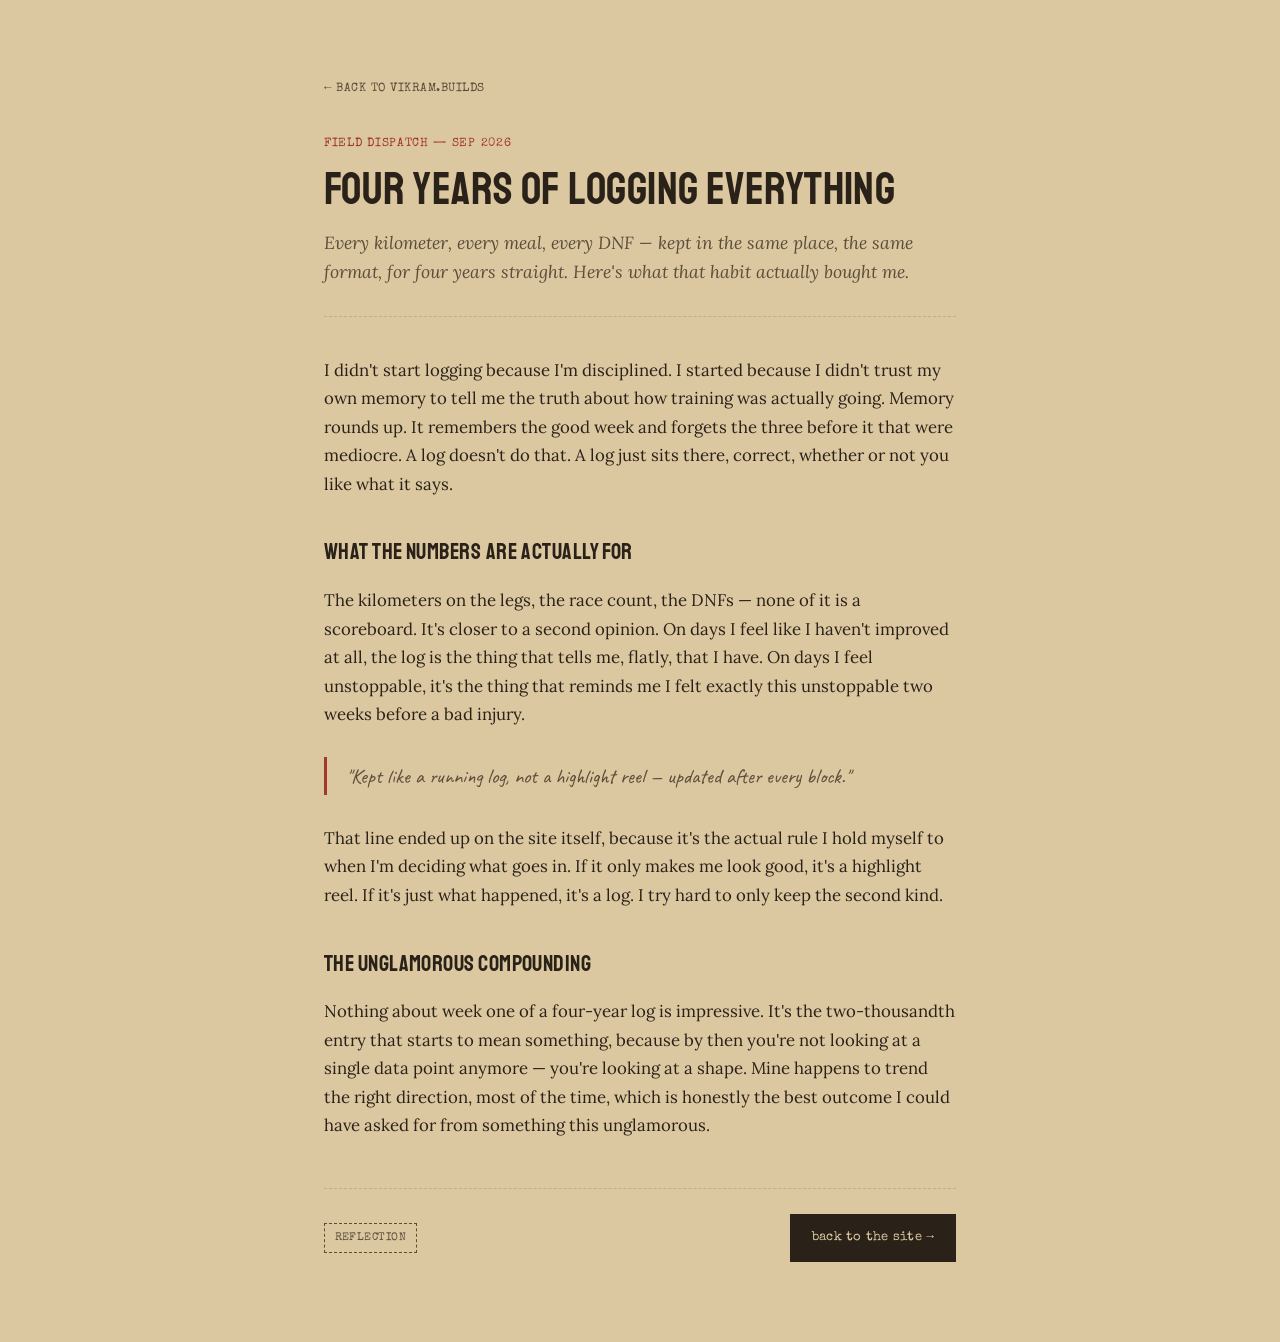
<file: blog/four-years-of-logging-everything.html>
<!doctype html>
<html lang="en">
  <head>
    <meta charset="UTF-8" />
    <meta name="viewport" content="width=device-width, initial-scale=1" />
    <title>Four Years of Logging Everything — vikram.builds</title>
    <link rel="preconnect" href="https://fonts.googleapis.com" />
    <link rel="preconnect" href="https://fonts.gstatic.com" crossorigin />
    <link
      href="https://fonts.googleapis.com/css2?family=Staatliches&family=Lora:ital,wght@0,400;0,500;0,600;1,500&family=Special+Elite&family=Caveat:wght@500;600;700&display=swap"
      rel="stylesheet"
    />
    <link rel="stylesheet" href="../assets/css/blog.css" />
  </head>
  <body>
    <div class="wrap">
      <a class="back-link" href="../index.html#blog">← back to vikram.builds</a>

      <span class="post-date">Field dispatch — Sep 2026</span>
      <h1 class="post-title">Four Years of Logging Everything</h1>
      <p class="post-lede">
        Every kilometer, every meal, every DNF — kept in the same place,
        the same format, for four years straight. Here's what that habit
        actually bought me.
      </p>

      <div class="post-body">
        <p>
          I didn't start logging because I'm disciplined. I started because I
          didn't trust my own memory to tell me the truth about how training
          was actually going. Memory rounds up. It remembers the good week
          and forgets the three before it that were mediocre. A log doesn't
          do that. A log just sits there, correct, whether or not you like
          what it says.
        </p>

        <h2>What the numbers are actually for</h2>
        <p>
          The kilometers on the legs, the race count, the DNFs — none of it
          is a scoreboard. It's closer to a second opinion. On days I feel
          like I haven't improved at all, the log is the thing that tells me,
          flatly, that I have. On days I feel unstoppable, it's the thing
          that reminds me I felt exactly this unstoppable two weeks before a
          bad injury.
        </p>
        <blockquote>
          "Kept like a running log, not a highlight reel — updated after
          every block."
        </blockquote>
        <p>
          That line ended up on the site itself, because it's the actual
          rule I hold myself to when I'm deciding what goes in. If it only
          makes me look good, it's a highlight reel. If it's just what
          happened, it's a log. I try hard to only keep the second kind.
        </p>

        <h2>The unglamorous compounding</h2>
        <p>
          Nothing about week one of a four-year log is impressive. It's the
          two-thousandth entry that starts to mean something, because by
          then you're not looking at a single data point anymore — you're
          looking at a shape. Mine happens to trend the right direction, most
          of the time, which is honestly the best outcome I could have asked
          for from something this unglamorous.
        </p>
      </div>

      <div class="post-footer">
        <span class="post-tag">reflection</span>
        <a class="post-back-cta" href="../index.html">back to the site →</a>
      </div>
    </div>
  </body>
</html>
</file>
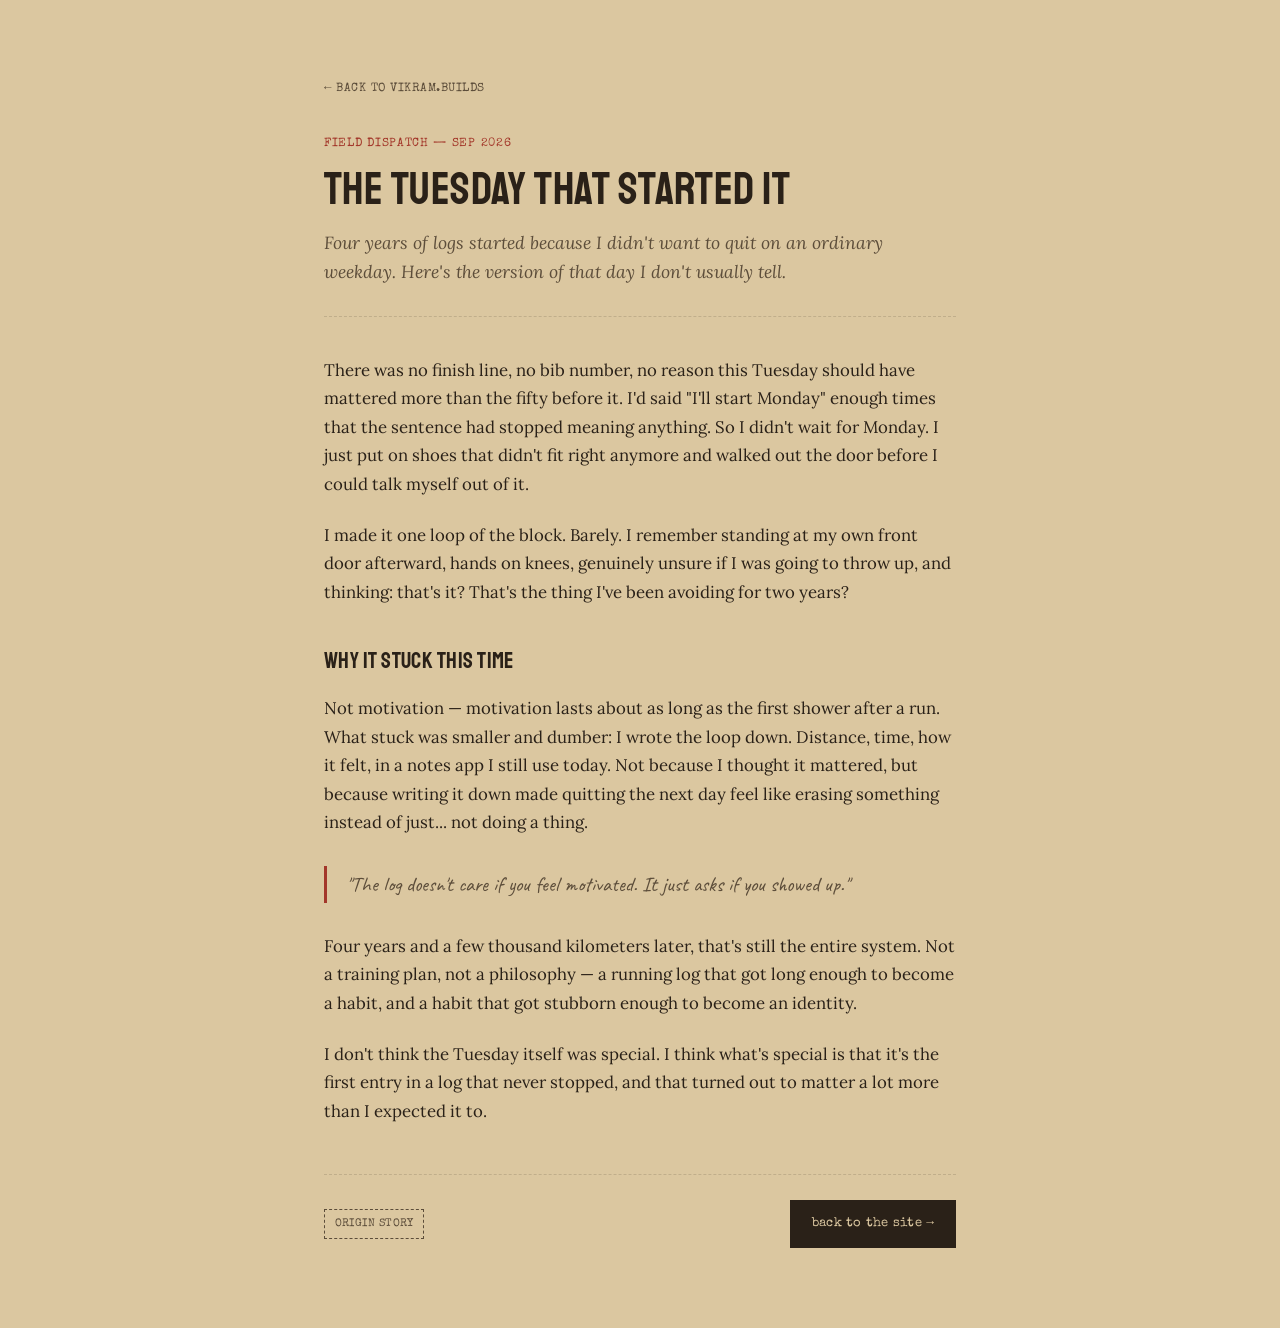
<file: blog/the-tuesday-that-started-it.html>
<!doctype html>
<html lang="en">
  <head>
    <meta charset="UTF-8" />
    <meta name="viewport" content="width=device-width, initial-scale=1" />
    <title>The Tuesday That Started It — vikram.builds</title>
    <link rel="preconnect" href="https://fonts.googleapis.com" />
    <link rel="preconnect" href="https://fonts.gstatic.com" crossorigin />
    <link
      href="https://fonts.googleapis.com/css2?family=Staatliches&family=Lora:ital,wght@0,400;0,500;0,600;1,500&family=Special+Elite&family=Caveat:wght@500;600;700&display=swap"
      rel="stylesheet"
    />
    <link rel="stylesheet" href="../assets/css/blog.css" />
  </head>
  <body>
    <div class="wrap">
      <a class="back-link" href="../index.html#blog">← back to vikram.builds</a>

      <span class="post-date">Field dispatch — Sep 2026</span>
      <h1 class="post-title">The Tuesday That Started It</h1>
      <p class="post-lede">
        Four years of logs started because I didn't want to quit on an
        ordinary weekday. Here's the version of that day I don't usually
        tell.
      </p>

      <div class="post-body">
        <p>
          There was no finish line, no bib number, no reason this Tuesday
          should have mattered more than the fifty before it. I'd said "I'll
          start Monday" enough times that the sentence had stopped meaning
          anything. So I didn't wait for Monday. I just put on shoes that
          didn't fit right anymore and walked out the door before I could
          talk myself out of it.
        </p>
        <p>
          I made it one loop of the block. Barely. I remember standing at my
          own front door afterward, hands on knees, genuinely unsure if I was
          going to throw up, and thinking: that's it? That's the thing I've
          been avoiding for two years?
        </p>

        <h2>Why it stuck this time</h2>
        <p>
          Not motivation — motivation lasts about as long as the first
          shower after a run. What stuck was smaller and dumber: I wrote the
          loop down. Distance, time, how it felt, in a notes app I still use
          today. Not because I thought it mattered, but because writing it
          down made quitting the next day feel like erasing something instead
          of just... not doing a thing.
        </p>
        <blockquote>
          "The log doesn't care if you feel motivated. It just asks if you
          showed up."
        </blockquote>
        <p>
          Four years and a few thousand kilometers later, that's still the
          entire system. Not a training plan, not a philosophy — a running
          log that got long enough to become a habit, and a habit that got
          stubborn enough to become an identity.
        </p>
        <p>
          I don't think the Tuesday itself was special. I think what's
          special is that it's the first entry in a log that never stopped,
          and that turned out to matter a lot more than I expected it to.
        </p>
      </div>

      <div class="post-footer">
        <span class="post-tag">origin story</span>
        <a class="post-back-cta" href="../index.html">back to the site →</a>
      </div>
    </div>
  </body>
</html>
</file>
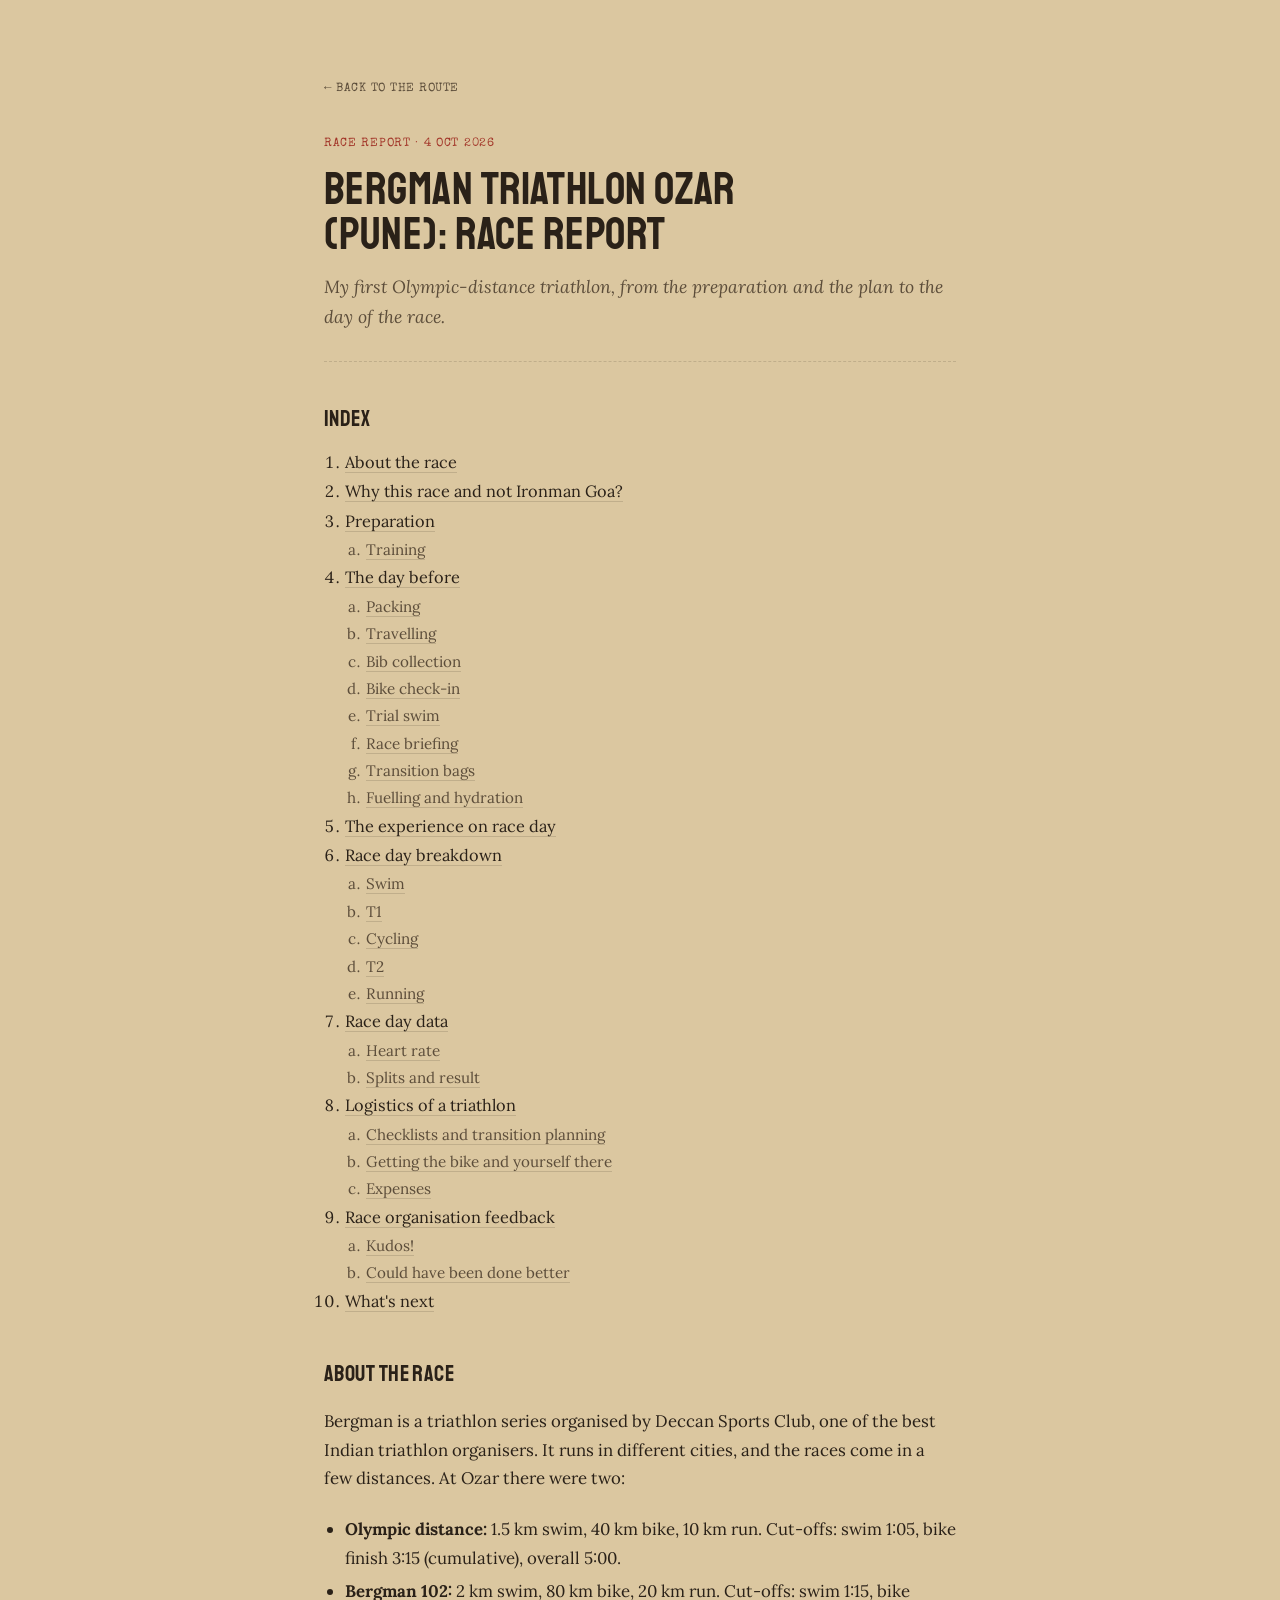
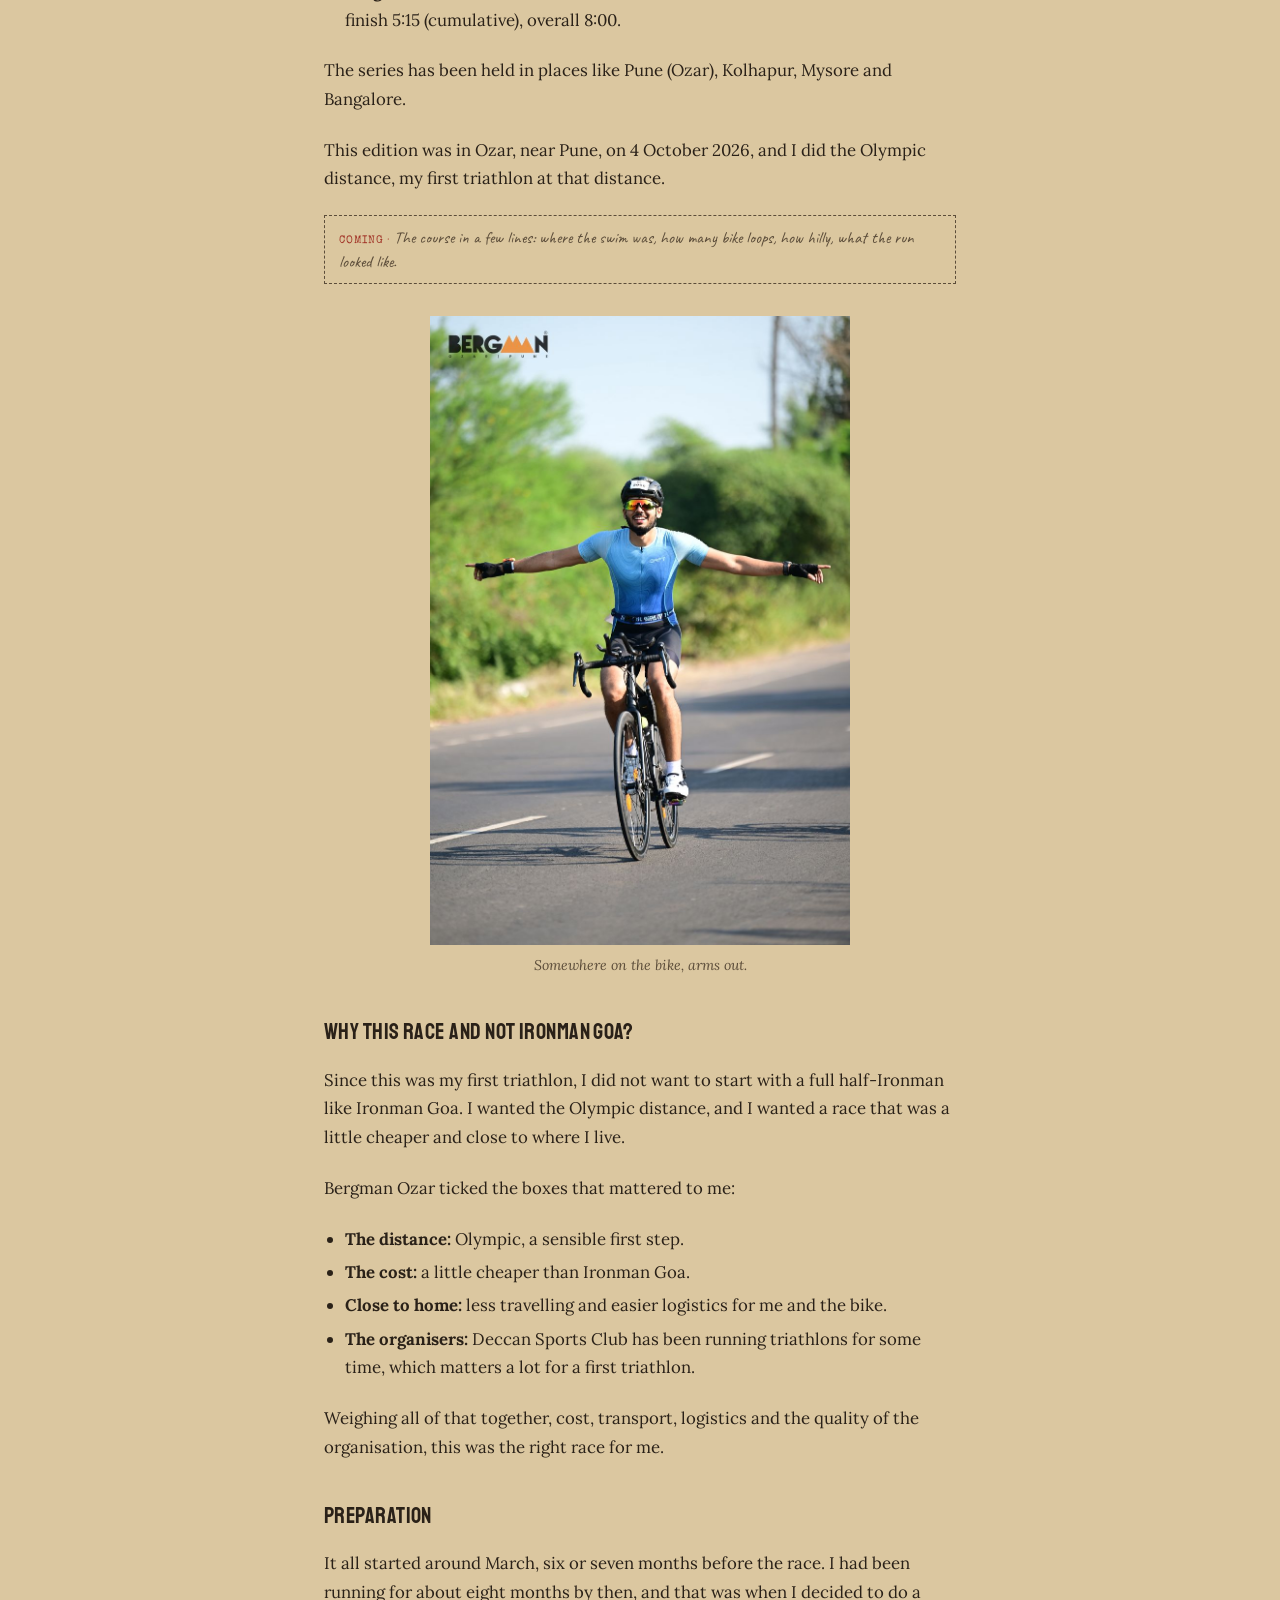
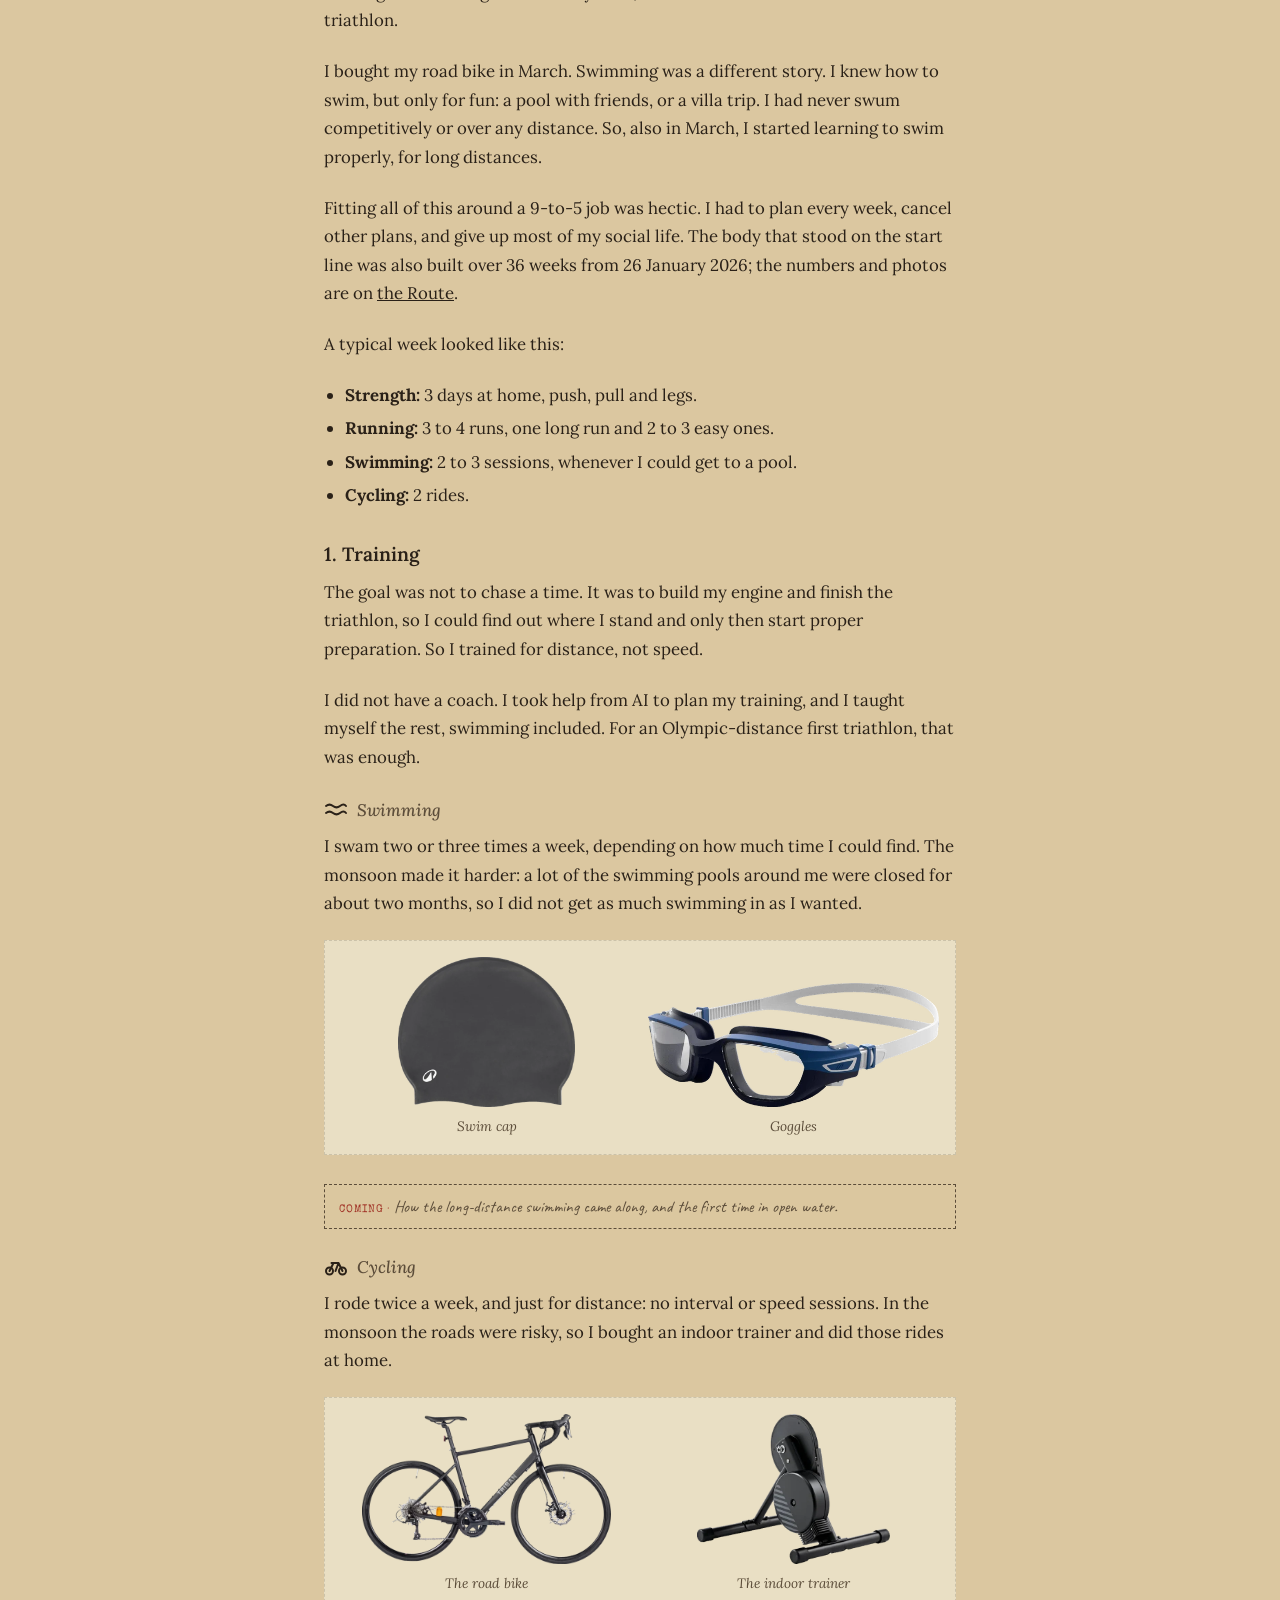
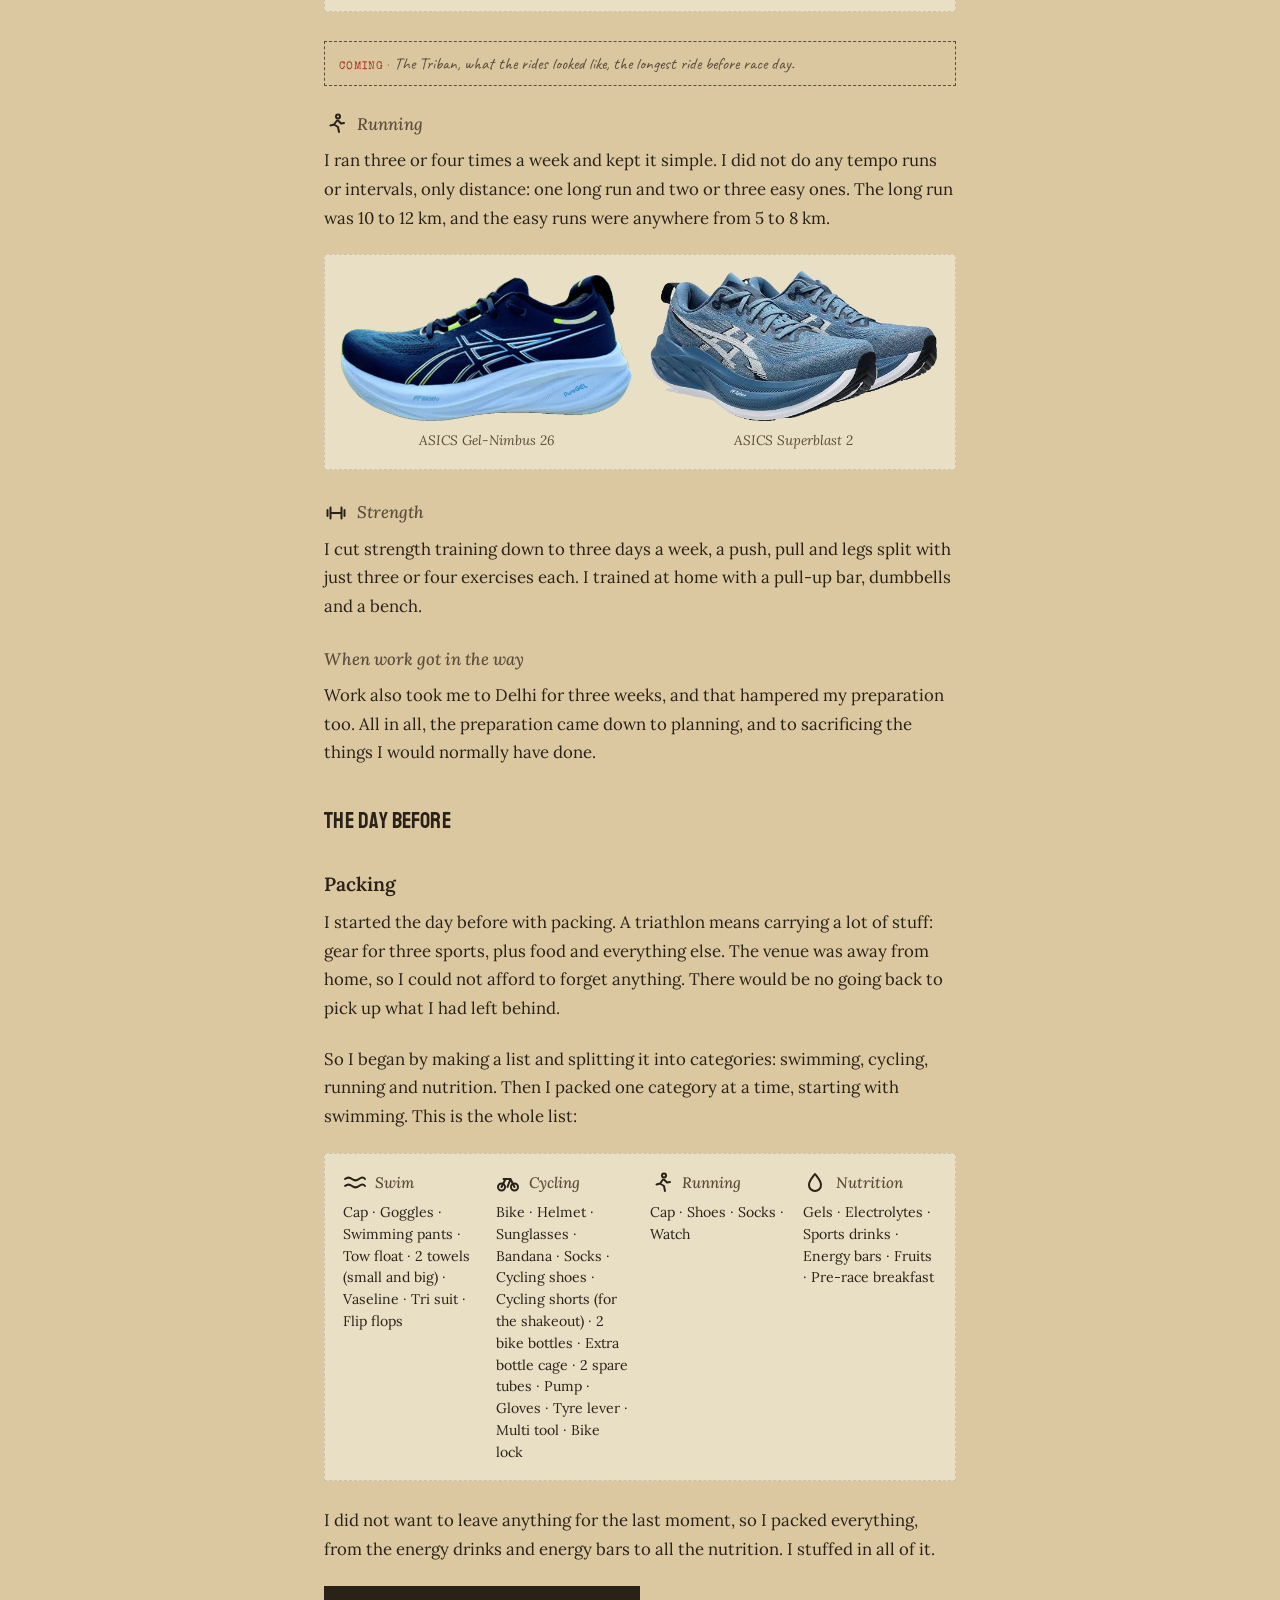
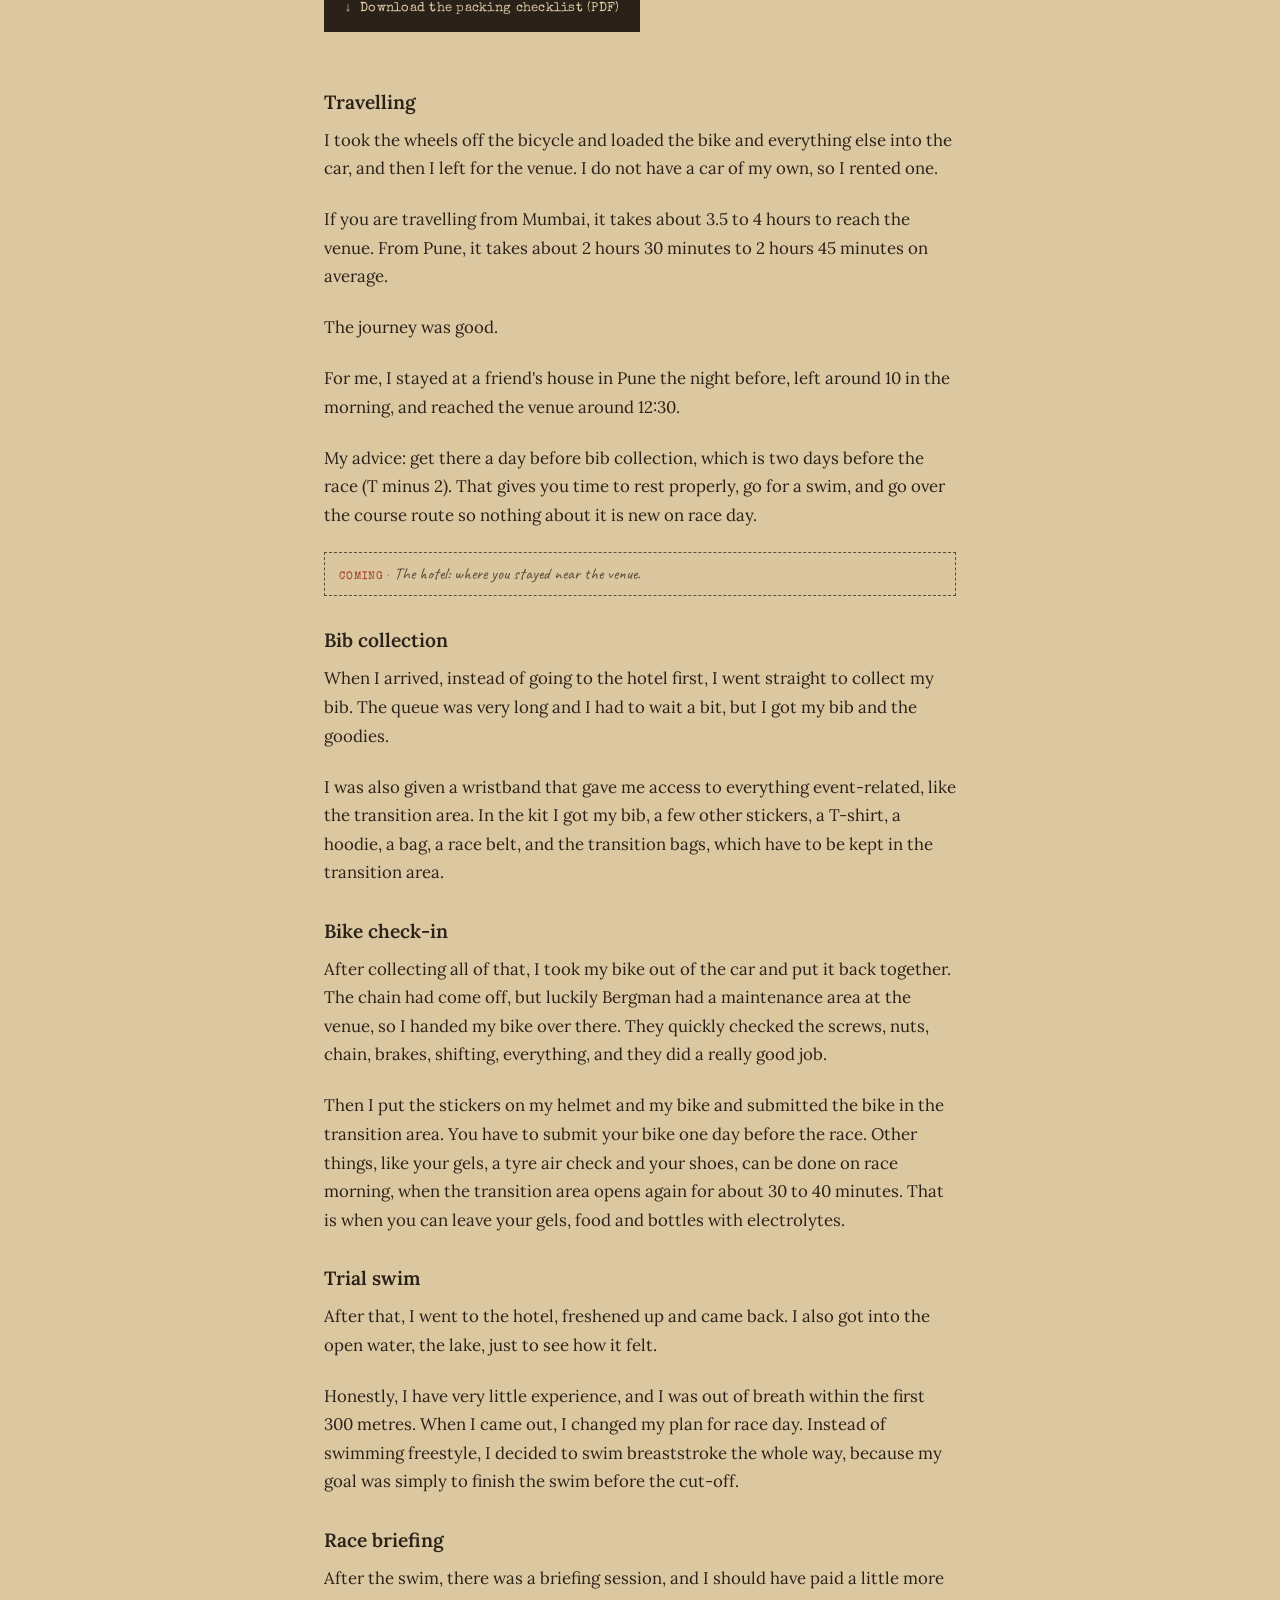
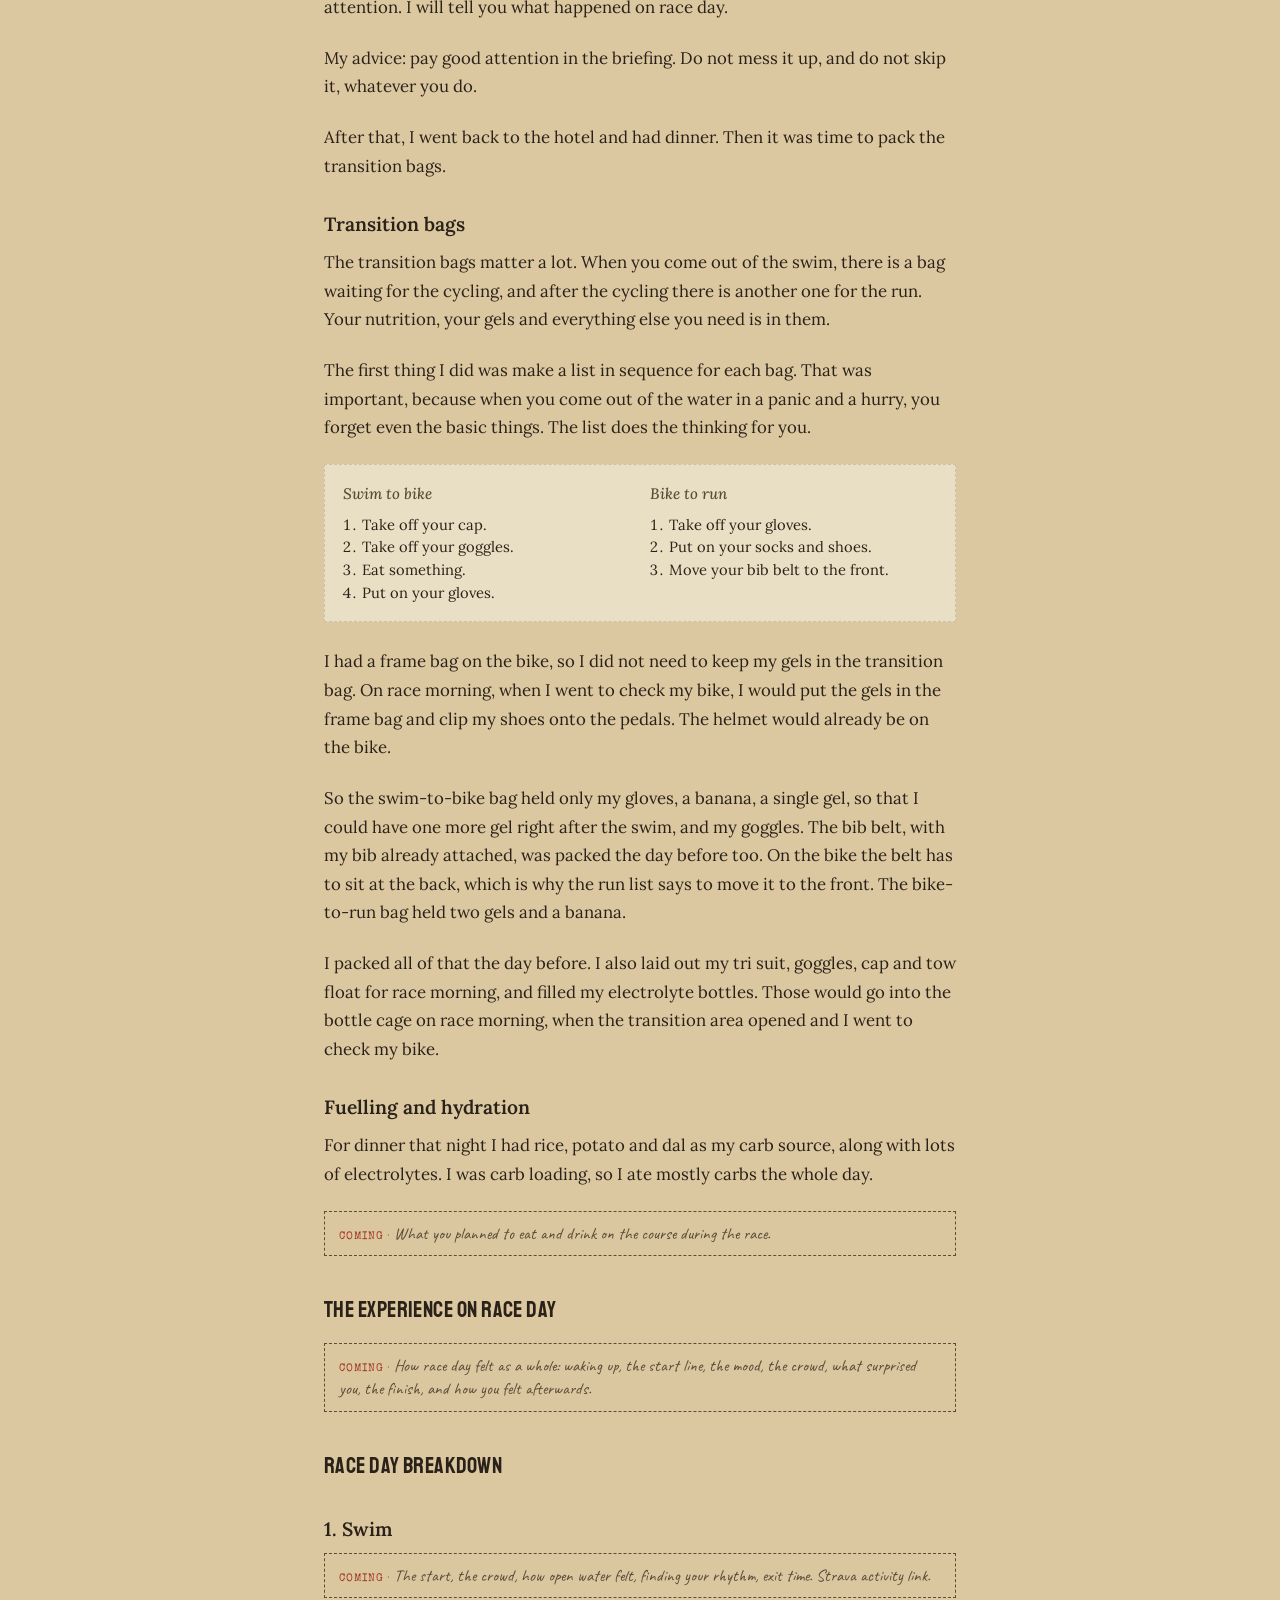
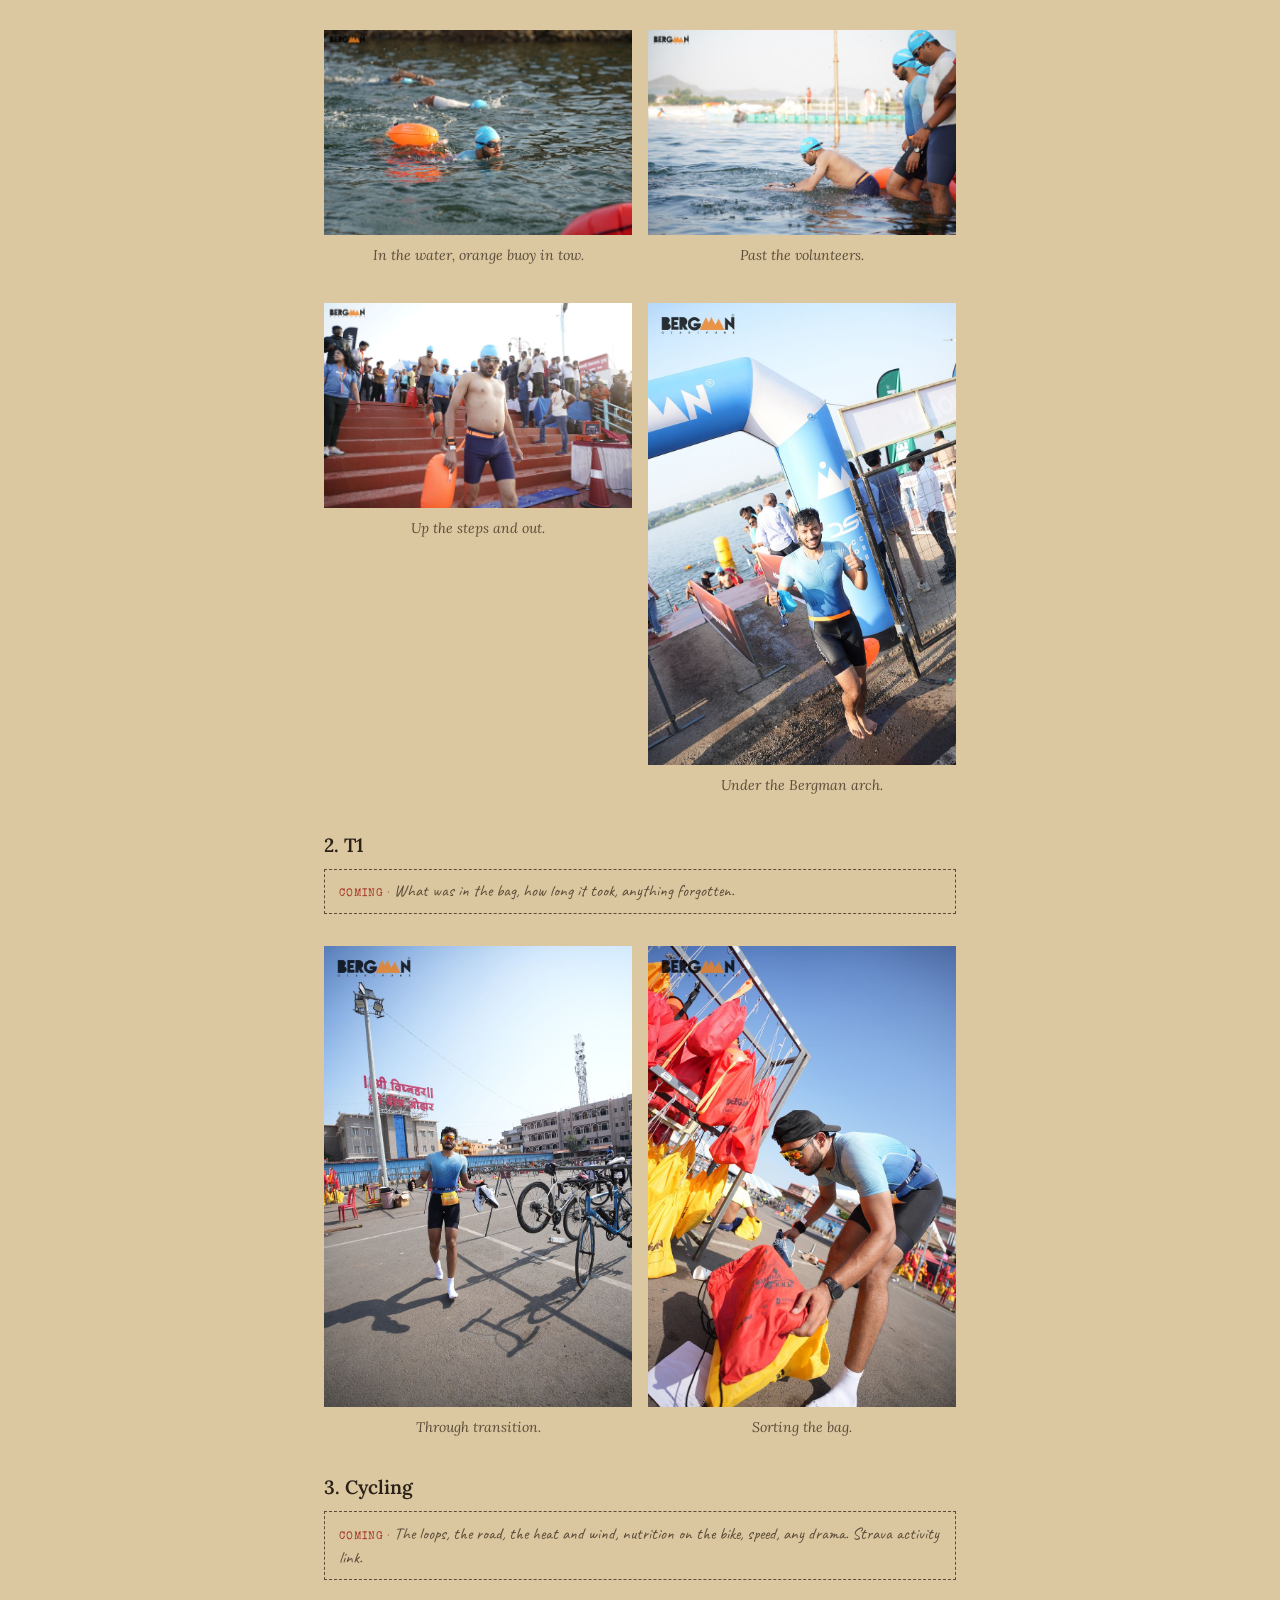
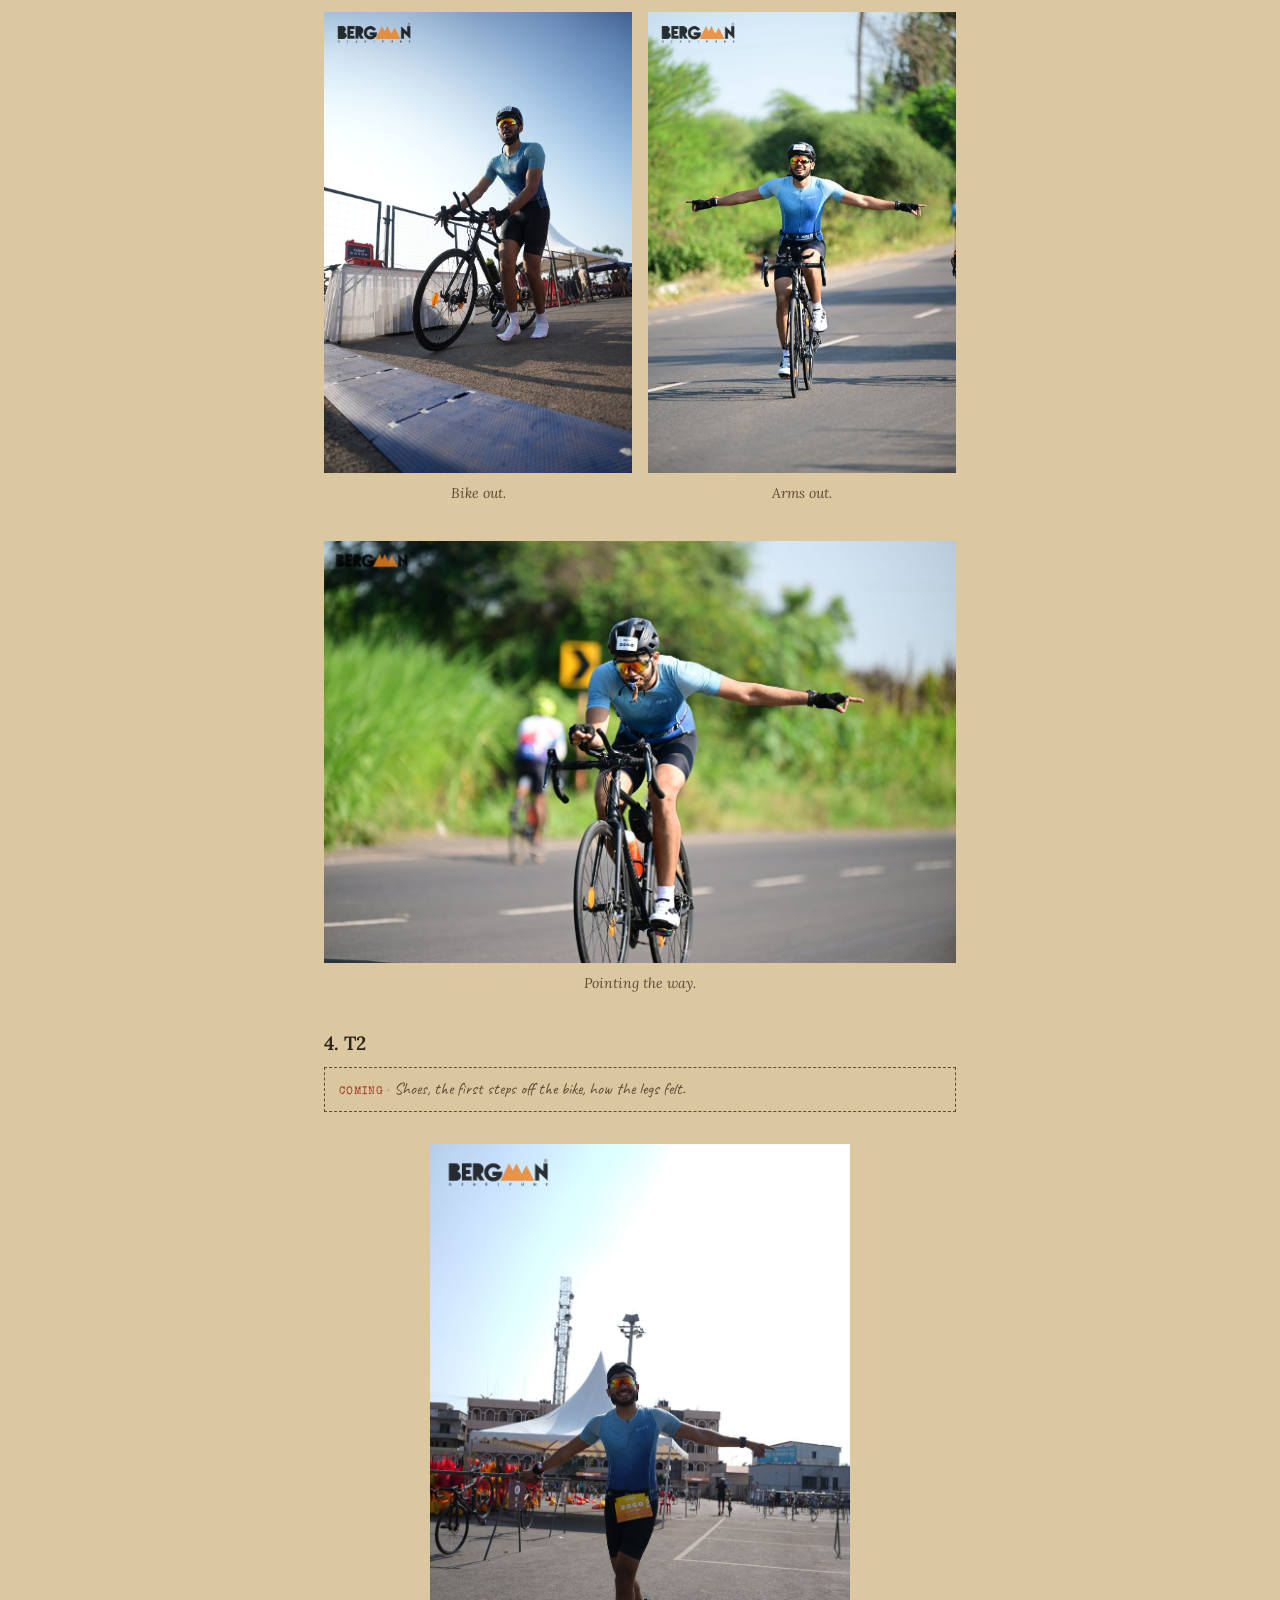
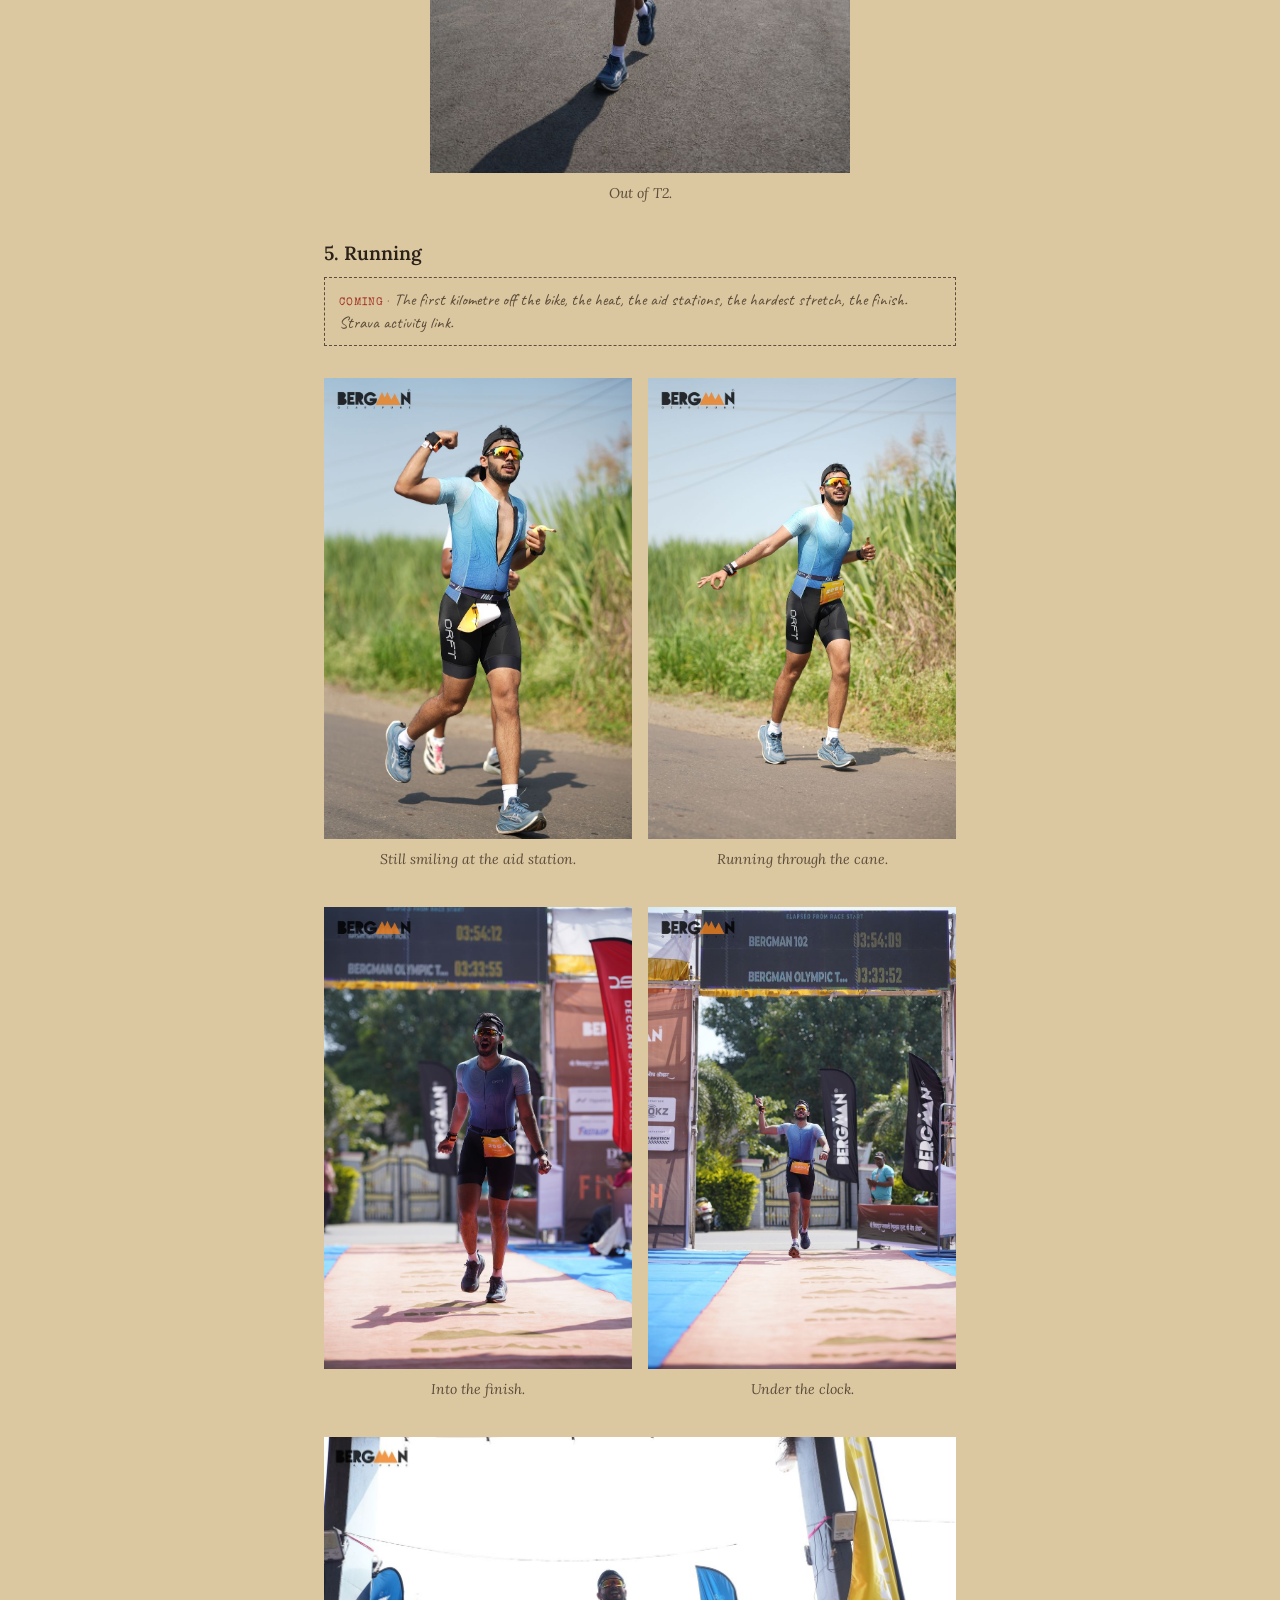
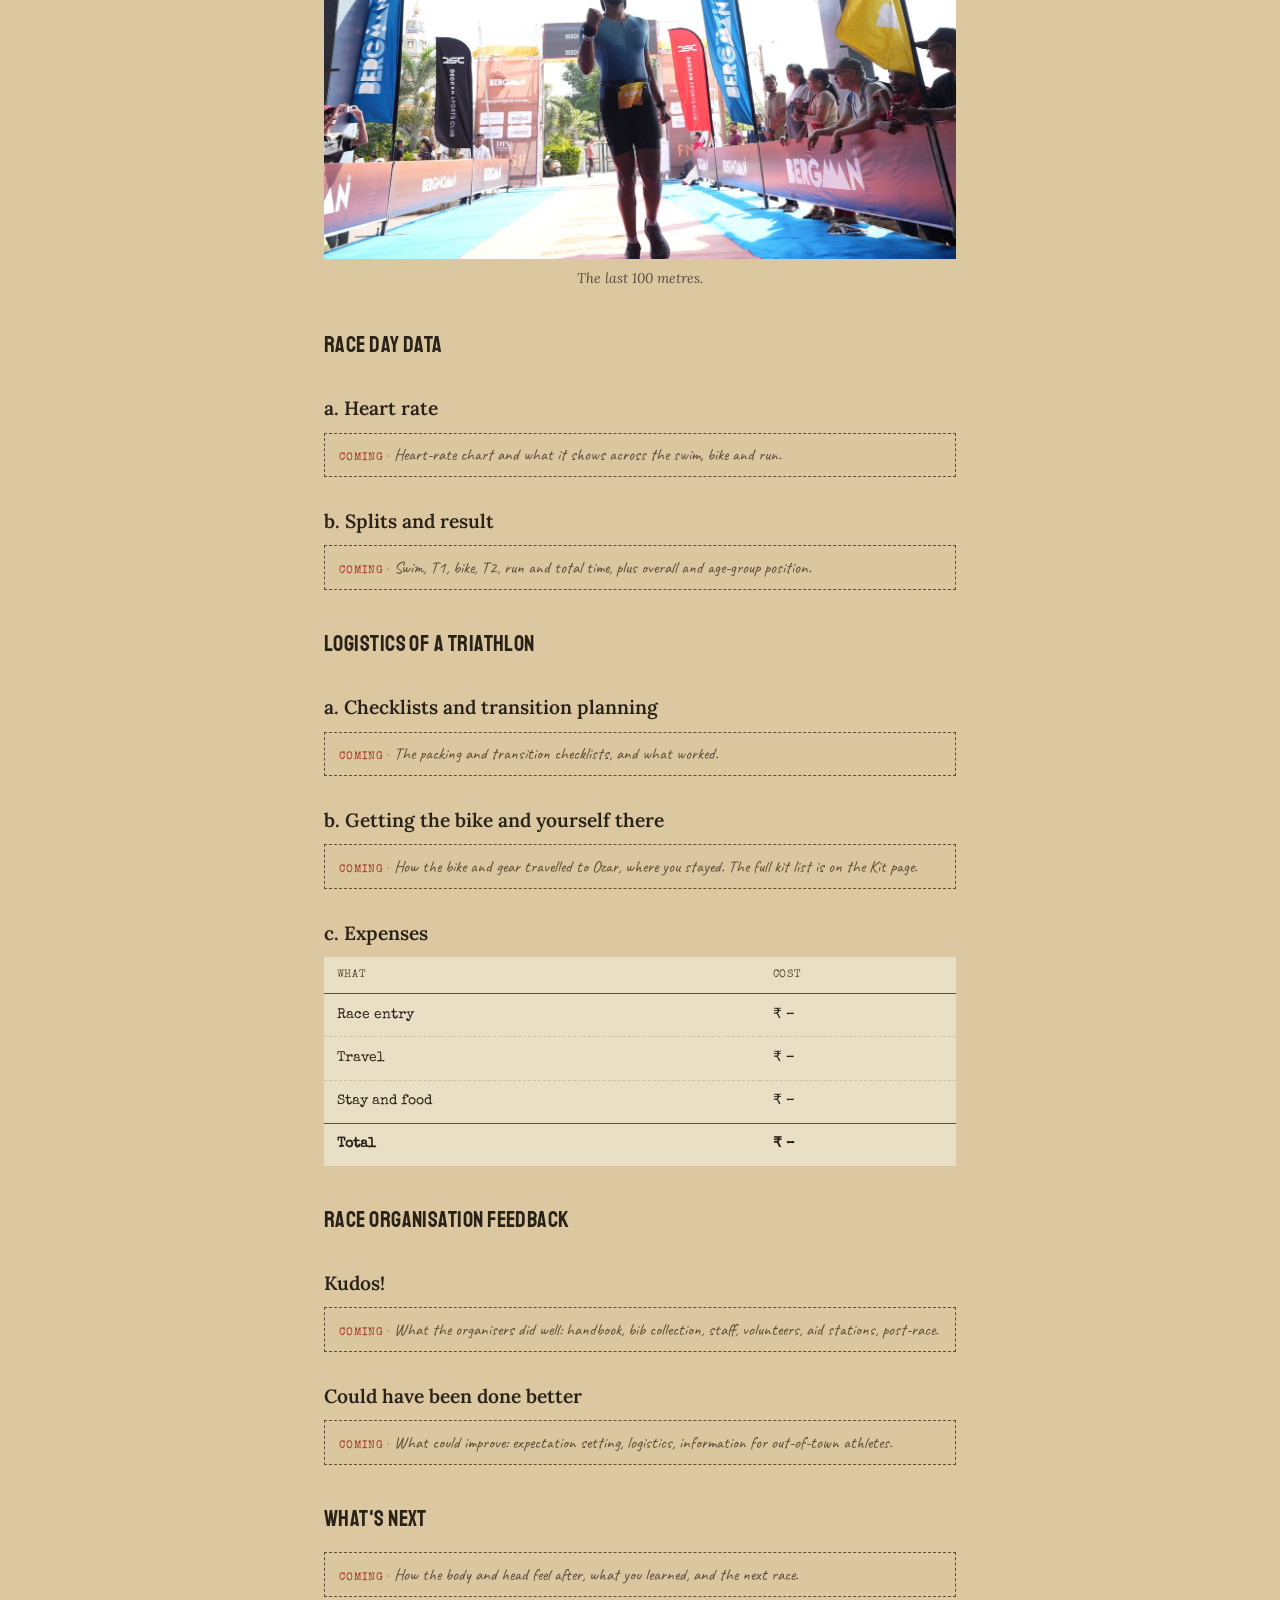
<file: blog/triathlon-4-oct-2026.html>
<!doctype html>
<html lang="en">
  <head>
    <meta charset="UTF-8" />
    <meta name="viewport" content="width=device-width, initial-scale=1" />
    <title>Bergman Triathlon Ozar (Pune), Race Report — vikram.builds</title>
    <link rel="preconnect" href="https://fonts.googleapis.com" />
    <link rel="preconnect" href="https://fonts.gstatic.com" crossorigin />
    <link
      href="https://fonts.googleapis.com/css2?family=Staatliches&family=Lora:ital,wght@0,400;0,500;0,600;1,500&family=Special+Elite&family=Caveat:wght@500;600;700&display=swap"
      rel="stylesheet"
    />
    <link rel="stylesheet" href="../assets/css/blog.css" />
  </head>
  <body>
    <div class="wrap">
      <a class="back-link" href="../index.html#route">← back to the route</a>

      <span class="post-date">Race report · 4 Oct 2026</span>
      <h1 class="post-title">Bergman Triathlon Ozar (Pune): Race Report</h1>
      <p class="post-lede">
        My first Olympic-distance triathlon, from the preparation and the plan to
        the day of the race.
      </p>

      <nav class="contents" aria-label="Index">
        <h2>Index</h2>
        <ol>
          <li><a href="#about">About the race</a></li>
          <li><a href="#why-race">Why this race and not Ironman Goa?</a></li>
          <li><a href="#preparation">Preparation</a><ol><li><a href="#training">Training</a></li></ol></li>
          <li><a href="#day-before">The day before</a><ol><li><a href="#packing">Packing</a></li><li><a href="#travel">Travelling</a></li><li><a href="#bib">Bib collection</a></li><li><a href="#bike-checkin">Bike check-in</a></li><li><a href="#trial-swim">Trial swim</a></li><li><a href="#briefing">Race briefing</a></li><li><a href="#transition-bags">Transition bags</a></li><li><a href="#fuel-hydration">Fuelling and hydration</a></li></ol></li>
          <li><a href="#experience">The experience on race day</a></li>
          <li><a href="#race-day">Race day breakdown</a><ol><li><a href="#swim">Swim</a></li><li><a href="#t1">T1</a></li><li><a href="#bike">Cycling</a></li><li><a href="#t2">T2</a></li><li><a href="#run">Running</a></li></ol></li>
          <li><a href="#data">Race day data</a><ol><li><a href="#hr">Heart rate</a></li><li><a href="#splits">Splits and result</a></li></ol></li>
          <li><a href="#logistics">Logistics of a triathlon</a><ol><li><a href="#checklists">Checklists and transition planning</a></li><li><a href="#transport">Getting the bike and yourself there</a></li><li><a href="#expenses">Expenses</a></li></ol></li>
          <li><a href="#feedback">Race organisation feedback</a><ol><li><a href="#kudos">Kudos!</a></li><li><a href="#better">Could have been done better</a></li></ol></li>
          <li><a href="#next">What's next</a></li>
        </ol>
      </nav>

      <div class="post-body">
      <h2 id="about">About the race</h2>
      <p>
        Bergman is a triathlon series organised by Deccan Sports Club, one of
        the best Indian triathlon organisers. It runs in different cities, and
        the races come in a few distances. At Ozar there were two:
      </p>
      <ul>
        <li>
          <b>Olympic distance:</b> 1.5 km swim, 40 km bike, 10 km run.
          Cut-offs: swim 1:05, bike finish 3:15 (cumulative), overall 5:00.
        </li>
        <li>
          <b>Bergman 102:</b> 2 km swim, 80 km bike, 20 km run.
          Cut-offs: swim 1:15, bike finish 5:15 (cumulative), overall 8:00.
        </li>
      </ul>
      <p>The series has been held in places like Pune (Ozar), Kolhapur, Mysore and Bangalore.</p>
      <p>
        This edition was in Ozar, near Pune, on 4 October 2026, and I did the
        Olympic distance, my first triathlon at that distance.
      </p>
      <p class="tbd">The course in a few lines: where the swim was, how many bike loops, how hilly, what the run looked like.</p>
      <figure class="shot shot--narrow"><img src="../assets/img/race/hero.jpg" alt="Vikram riding the bike leg with both arms out wide, smiling" loading="lazy" /><figcaption>Somewhere on the bike, arms out.</figcaption></figure>
      <h2 id="why-race">Why this race and not Ironman Goa?</h2>
      <p>
        Since this was my first triathlon, I did not want to start with a full
        half-Ironman like Ironman Goa. I wanted the Olympic distance, and I
        wanted a race that was a little cheaper and close to where I live.
      </p>
      <p>Bergman Ozar ticked the boxes that mattered to me:</p>
      <ul>
        <li><b>The distance:</b> Olympic, a sensible first step.</li>
        <li><b>The cost:</b> a little cheaper than Ironman Goa.</li>
        <li><b>Close to home:</b> less travelling and easier logistics for me and the bike.</li>
        <li><b>The organisers:</b> Deccan Sports Club has been running triathlons for some time, which matters a lot for a first triathlon.</li>
      </ul>
      <p>
        Weighing all of that together, cost, transport, logistics and the
        quality of the organisation, this was the right race for me.
      </p>
      <h2 id="preparation">Preparation</h2>
      <p>
        It all started around March, six or seven months before the race. I had
        been running for about eight months by then, and that was when I decided
        to do a triathlon.
      </p>
      <p>
        I bought my road bike in March. Swimming was a different story. I knew
        how to swim, but only for fun: a pool with friends, or a villa trip. I
        had never swum competitively or over any distance. So, also in March, I
        started learning to swim properly, for long distances.
      </p>
      <p>
        Fitting all of this around a 9-to-5 job was hectic. I had to plan every
        week, cancel other plans, and give up most of my social life. The body
        that stood on the start line was also built over 36 weeks from
        26 January 2026; the numbers and photos are on
        <a href="../index.html#route">the Route</a>.
      </p>
      <p>A typical week looked like this:</p>
      <ul>
        <li><b>Strength:</b> 3 days at home, push, pull and legs.</li>
        <li><b>Running:</b> 3 to 4 runs, one long run and 2 to 3 easy ones.</li>
        <li><b>Swimming:</b> 2 to 3 sessions, whenever I could get to a pool.</li>
        <li><b>Cycling:</b> 2 rides.</li>
      </ul>
      <h3 id="training">1. Training</h3>
      <p>
        The goal was not to chase a time. It was to build my engine and finish
        the triathlon, so I could find out where I stand and only then start
        proper preparation. So I trained for distance, not speed.
      </p>
      <p>
        I did not have a coach. I took help from AI to plan my training, and I
        taught myself the rest, swimming included. For an Olympic-distance first
        triathlon, that was enough.
      </p>
      <h4 class="with-icon"><svg class="h-icon" viewBox="0 0 24 24" aria-hidden="true"><path d="M2 8c2.5-2 4.5-2 7 0s4.5 2 7 0 4.5-2 6 0" /><path d="M2 15c2.5-2 4.5-2 7 0s4.5 2 7 0 4.5-2 6 0" /></svg>Swimming</h4>
      <p>
        I swam two or three times a week, depending on how much time I could
        find. The monsoon made it harder: a lot of the swimming pools around me
        were closed for about two months, so I did not get as much swimming in
        as I wanted.
      </p>
      <div class="gear-strip">
        <figure><img src="../assets/img/gear/swim-cap.webp" alt="Light blue silicone swim cap" loading="lazy" /><figcaption>Swim cap</figcaption></figure>
        <figure><img src="../assets/img/gear/swim-goggles.webp" alt="Swim goggles" loading="lazy" /><figcaption>Goggles</figcaption></figure>
      </div>
      <p class="tbd">How the long-distance swimming came along, and the first time in open water.</p>
      <h4 class="with-icon"><svg class="h-icon" viewBox="0 0 24 24" aria-hidden="true"><circle cx="5.5" cy="16" r="3.5" /><circle cx="18.5" cy="16" r="3.5" /><path d="M5.5 16l4-8h5l4 8M9.5 8h-2M14.5 8l-3 8" /></svg>Cycling</h4>
      <p>
        I rode twice a week, and just for distance: no interval or speed
        sessions. In the monsoon the roads were risky, so I bought an indoor
        trainer and did those rides at home.
      </p>
      <div class="gear-strip">
        <figure><img src="../assets/img/gear/road-bike.webp" alt="Road bike" loading="lazy" /><figcaption>The road bike</figcaption></figure>
        <figure><img src="../assets/img/gear/indoor-trainer.webp" alt="Indoor bike trainer" loading="lazy" /><figcaption>The indoor trainer</figcaption></figure>
      </div>
      <p class="tbd">The Triban, what the rides looked like, the longest ride before race day.</p>
      <h4 class="with-icon"><svg class="h-icon" viewBox="0 0 24 24" aria-hidden="true"><circle cx="14" cy="4.5" r="2" /><path d="M13 8.5l-3 4 4 2.5 1 5M10 12.5l-3.5 1M14 8.5l3 3 3-.5" /></svg>Running</h4>
      <p>
        I ran three or four times a week and kept it simple. I did not do any
        tempo runs or intervals, only distance: one long run and two or three
        easy ones. The long run was 10 to 12 km, and the easy runs were
        anywhere from 5 to 8 km.
      </p>
      <div class="gear-strip">
        <figure><img src="../assets/img/gear/asics-gel-nimbus-26.webp" alt="ASICS Gel-Nimbus 26 running shoe" loading="lazy" /><figcaption>ASICS Gel-Nimbus 26</figcaption></figure>
        <figure><img src="../assets/img/gear/asics-superblast-2.webp" alt="ASICS Superblast 2 running shoes" loading="lazy" /><figcaption>ASICS Superblast 2</figcaption></figure>
      </div>
      <h4 class="with-icon"><svg class="h-icon" viewBox="0 0 24 24" aria-hidden="true"><path d="M6.5 6.5v11M17.5 6.5v11M3.5 9v6M20.5 9v6M6.5 12h11" /></svg>Strength</h4>
      <p>
        I cut strength training down to three days a week, a push, pull and legs
        split with just three or four exercises each. I trained at home with a
        pull-up bar, dumbbells and a bench.
      </p>
      <h4>When work got in the way</h4>
      <p>
        Work also took me to Delhi for three weeks, and
        that hampered my preparation too. All in all, the preparation came down
        to planning, and to sacrificing the things I would normally have done.
      </p>
      <h2 id="day-before">The day before</h2>
      <h3 id="packing">Packing</h3>
      <p>
        I started the day before with packing. A triathlon means carrying a lot
        of stuff: gear for three sports, plus food and everything else. The
        venue was away from home, so I could not afford to forget anything.
        There would be no going back to pick up what I had left behind.
      </p>
      <p>
        So I began by making a list and splitting it into categories: swimming,
        cycling, running and nutrition. Then I packed one category at a time,
        starting with swimming. This is the whole list:
      </p>
      <div class="pack-grid">
        <div class="pack-col">
          <h4 class="with-icon"><svg class="h-icon" viewBox="0 0 24 24" aria-hidden="true"><path d="M2 8c2.5-2 4.5-2 7 0s4.5 2 7 0 4.5-2 6 0" /><path d="M2 15c2.5-2 4.5-2 7 0s4.5 2 7 0 4.5-2 6 0" /></svg>Swim</h4>
          <p>Cap &middot; Goggles &middot; Swimming pants &middot; Tow float &middot; 2 towels (small and big) &middot; Vaseline &middot; Tri suit &middot; Flip flops</p>
        </div>
        <div class="pack-col">
          <h4 class="with-icon"><svg class="h-icon" viewBox="0 0 24 24" aria-hidden="true"><circle cx="5.5" cy="16" r="3.5" /><circle cx="18.5" cy="16" r="3.5" /><path d="M5.5 16l4-8h5l4 8M9.5 8h-2M14.5 8l-3 8" /></svg>Cycling</h4>
          <p>Bike &middot; Helmet &middot; Sunglasses &middot; Bandana &middot; Socks &middot; Cycling shoes &middot; Cycling shorts (for the shakeout) &middot; 2 bike bottles &middot; Extra bottle cage &middot; 2 spare tubes &middot; Pump &middot; Gloves &middot; Tyre lever &middot; Multi tool &middot; Bike lock</p>
        </div>
        <div class="pack-col">
          <h4 class="with-icon"><svg class="h-icon" viewBox="0 0 24 24" aria-hidden="true"><circle cx="14" cy="4.5" r="2" /><path d="M13 8.5l-3 4 4 2.5 1 5M10 12.5l-3.5 1M14 8.5l3 3 3-.5" /></svg>Running</h4>
          <p>Cap &middot; Shoes &middot; Socks &middot; Watch</p>
        </div>
        <div class="pack-col">
          <h4 class="with-icon"><svg class="h-icon" viewBox="0 0 24 24" aria-hidden="true"><path d="M12 3c3 4 6 7 6 11a6 6 0 0 1-12 0c0-4 3-7 6-11z" /></svg>Nutrition</h4>
          <p>Gels &middot; Electrolytes &middot; Sports drinks &middot; Energy bars &middot; Fruits &middot; Pre-race breakfast</p>
        </div>
      </div>
      <p>
        I did not want to leave anything for the last moment, so I packed
        everything, from the energy drinks and energy bars to all the nutrition.
        I stuffed in all of it.
      </p>
      <a class="download" href="../assets/downloads/triathlon-packing-checklist.pdf" download>
        Download the packing checklist (PDF)
      </a>
      <h3 id="travel">Travelling</h3>
      <p>
        I took the wheels off the bicycle and loaded the bike and everything
        else into the car, and then I left for the venue. I do not have a car of
        my own, so I rented one.
      </p>
      <p>
        If you are travelling from Mumbai, it takes about 3.5 to 4 hours to
        reach the venue. From Pune, it takes about 2 hours 30 minutes to
        2 hours 45 minutes on average.
      </p>
      <p>The journey was good.</p>
      <p>
        For me, I stayed at a friend's house in Pune the night before, left
        around 10 in the morning, and reached the venue around 12:30.
      </p>
      <p>
        My advice: get there a day before bib
        collection, which is two days before the race (T minus 2). That gives you
        time to rest properly, go for a swim, and go over the course route so
        nothing about it is new on race day.
      </p>
      <p class="tbd">The hotel: where you stayed near the venue.</p>
      <h3 id="bib">Bib collection</h3>
      <p>
        When I arrived, instead of going to the hotel first, I went straight
        to collect my bib. The queue was very long and I had to
        wait a bit, but I got my bib and the goodies.
      </p>
      <p>
        I was also given a wristband that gave me access to everything
        event-related, like the transition area. In the kit I got my bib, a few
        other stickers, a T-shirt, a hoodie, a bag, a race belt, and the
        transition bags, which have to be kept in the transition area.
      </p>
      <h3 id="bike-checkin">Bike check-in</h3>
      <p>
        After collecting all of that, I took my bike out of the car and put it
        back together. The chain had come off, but luckily Bergman had a
        maintenance area at the venue, so I handed my bike over there. They
        quickly checked the screws, nuts, chain, brakes, shifting, everything,
        and they did a really good job.
      </p>
      <p>
        Then I put the stickers on my helmet and my bike and submitted the bike
        in the transition area. You have to submit your bike one day before the
        race. Other things, like your gels, a tyre air check and your shoes, can
        be done on race morning, when the transition area opens again for about
        30 to 40 minutes. That is when you can leave your gels, food and bottles
        with electrolytes.
      </p>
      <h3 id="trial-swim">Trial swim</h3>
      <p>
        After that, I went to the hotel, freshened up and came back. I also got
        into the open water, the lake, just to see how it felt.
      </p>
      <p>
        Honestly, I have very little experience, and I was out of breath within
        the first 300 metres. When I came out, I changed my plan for race day.
        Instead of swimming freestyle, I decided to swim breaststroke the whole
        way, because my goal was simply to finish the swim before the cut-off.
      </p>
      <h3 id="briefing">Race briefing</h3>
      <p>
        After the swim, there was a briefing session, and I should have paid a
        little more attention. I will tell you what happened on race day.
      </p>
      <p>
        My advice: pay good attention in the briefing. Do not mess it up, and do
        not skip it, whatever you do.
      </p>
      <p>
        After that, I went back to the hotel and had dinner. Then it was time to
        pack the transition bags.
      </p>
      <h3 id="transition-bags">Transition bags</h3>
      <p>
        The transition bags matter a lot. When you come out of the swim, there is
        a bag waiting for the cycling, and after the cycling there is another
        one for the run. Your nutrition, your gels and everything else you need
        is in them.
      </p>
      <p>
        The first thing I did was make a list in sequence for each bag. That was
        important, because when you come out of the water in a panic and a
        hurry, you forget even the basic things. The list does the thinking for
        you.
      </p>
      <div class="pack-grid pack-grid--two">
        <div class="pack-col">
          <h4>Swim to bike</h4>
          <ol>
            <li>Take off your cap.</li>
            <li>Take off your goggles.</li>
            <li>Eat something.</li>
            <li>Put on your gloves.</li>
          </ol>
        </div>
        <div class="pack-col">
          <h4>Bike to run</h4>
          <ol>
            <li>Take off your gloves.</li>
            <li>Put on your socks and shoes.</li>
            <li>Move your bib belt to the front.</li>
          </ol>
        </div>
      </div>
      <p>
        I had a frame bag on the bike, so I did not need to keep my gels in the
        transition bag. On race morning, when I went to check my bike, I would
        put the gels in the frame bag and clip my shoes onto the pedals. The
        helmet would already be on the bike.
      </p>
      <p>
        So the swim-to-bike bag held only my gloves, a banana, a single gel, so
        that I could have one more gel right after the swim, and my goggles. The
        bib belt, with my bib already attached, was packed the day before too.
        On the bike the belt has to sit at the back, which is why the run list
        says to move it to the front. The bike-to-run bag held two gels and a
        banana.
      </p>
      <p>
        I packed all of that the day before. I also laid out my tri suit, goggles,
        cap and tow float for race morning, and filled my electrolyte bottles.
        Those would go into the bottle cage on race morning, when the transition
        area opened and I went to check my bike.
      </p>
      <h3 id="fuel-hydration">Fuelling and hydration</h3>
      <p>
        For dinner that night I had rice, potato and dal as my carb source, along
        with lots of electrolytes. I was carb loading, so I ate mostly carbs the
        whole day.
      </p>
      <p class="tbd">What you planned to eat and drink on the course during the race.</p>
      <h2 id="experience">The experience on race day</h2>
      <p class="tbd">How race day felt as a whole: waking up, the start line, the mood, the crowd, what surprised you, the finish, and how you felt afterwards.</p>
      <h2 id="race-day">Race day breakdown</h2>
      <h3 id="swim">1. Swim</h3>
      <p class="tbd">The start, the crowd, how open water felt, finding your rhythm, exit time. Strava activity link.</p>
      <div class="shot-pair">
        <figure class="shot"><img src="../assets/img/race/swim-water.jpg" alt="Vikram swimming in open water next to an orange safety buoy" loading="lazy" /><figcaption>In the water, orange buoy in tow.</figcaption></figure>
        <figure class="shot"><img src="../assets/img/race/swim-volunteers.jpg" alt="Vikram in a light blue swim cap swimming past two volunteers standing in the water" loading="lazy" /><figcaption>Past the volunteers.</figcaption></figure>
      </div>
      <div class="shot-pair">
        <figure class="shot"><img src="../assets/img/race/swim-steps.jpg" alt="Vikram in a swim cap climbing out of the water up red steps, a crowd behind him" loading="lazy" /><figcaption>Up the steps and out.</figcaption></figure>
        <figure class="shot"><img src="../assets/img/race/swim-arch.jpg" alt="Vikram running barefoot out of the water under the inflatable Bergman arch" loading="lazy" /><figcaption>Under the Bergman arch.</figcaption></figure>
      </div>
      <h3 id="t1">2. T1</h3>
      <p class="tbd">What was in the bag, how long it took, anything forgotten.</p>
      <div class="shot-pair">
        <figure class="shot"><img src="../assets/img/race/t1-bikes.jpg" alt="Vikram jogging through the transition area with rows of bikes behind him" loading="lazy" /><figcaption>Through transition.</figcaption></figure>
        <figure class="shot"><img src="../assets/img/race/t1-bag.jpg" alt="Vikram crouching beside his transition bag and a rack of red bags" loading="lazy" /><figcaption>Sorting the bag.</figcaption></figure>
      </div>
      <h3 id="bike">3. Cycling</h3>
      <p class="tbd">The loops, the road, the heat and wind, nutrition on the bike, speed, any drama. Strava activity link.</p>
      <div class="shot-pair">
        <figure class="shot"><img src="../assets/img/race/bike-out.jpg" alt="Vikram riding out of the bike mount line past barriers" loading="lazy" /><figcaption>Bike out.</figcaption></figure>
        <figure class="shot"><img src="../assets/img/race/bike-arms.jpg" alt="Vikram riding with both arms stretched wide on a country road" loading="lazy" /><figcaption>Arms out.</figcaption></figure>
      </div>
      <figure class="shot"><img src="../assets/img/race/bike-point.jpg" alt="Vikram pointing to the side with one arm while riding" loading="lazy" /><figcaption>Pointing the way.</figcaption></figure>
      <h3 id="t2">4. T2</h3>
      <p class="tbd">Shoes, the first steps off the bike, how the legs felt.</p>
      <figure class="shot shot--narrow"><img src="../assets/img/race/t2-out.jpg" alt="Vikram jogging out of transition, arms out, in front of a white tent" loading="lazy" /><figcaption>Out of T2.</figcaption></figure>
      <h3 id="run">5. Running</h3>
      <p class="tbd">The first kilometre off the bike, the heat, the aid stations, the hardest stretch, the finish. Strava activity link.</p>
      <div class="shot-pair">
        <figure class="shot"><img src="../assets/img/race/run-flex.jpg" alt="Vikram flexing an arm and grinning while running on a country road" loading="lazy" /><figcaption>Still smiling at the aid station.</figcaption></figure>
        <figure class="shot"><img src="../assets/img/race/run-road.jpg" alt="Vikram running along a road beside tall sugarcane, arms out" loading="lazy" /><figcaption>Running through the cane.</figcaption></figure>
      </div>
      <div class="shot-pair">
        <figure class="shot"><img src="../assets/img/race/finish-gantry.jpg" alt="Vikram running toward the Bergman finish gantry with his arms out" loading="lazy" /><figcaption>Into the finish.</figcaption></figure>
        <figure class="shot"><img src="../assets/img/race/finish-clock.jpg" alt="Vikram arriving beneath the finish clock, arms wide" loading="lazy" /><figcaption>Under the clock.</figcaption></figure>
      </div>
      <figure class="shot"><img src="../assets/img/race/finish-chute.jpg" alt="Vikram running down the finish chute lined with Bergman banners and spectators" loading="lazy" /><figcaption>The last 100 metres.</figcaption></figure>
      <h2 id="data">Race day data</h2>
      <h3 id="hr">a. Heart rate</h3>
      <p class="tbd">Heart-rate chart and what it shows across the swim, bike and run.</p>
      <h3 id="splits">b. Splits and result</h3>
      <p class="tbd">Swim, T1, bike, T2, run and total time, plus overall and age-group position.</p>
      <h2 id="logistics">Logistics of a triathlon</h2>
      <h3 id="checklists">a. Checklists and transition planning</h3>
      <p class="tbd">The packing and transition checklists, and what worked.</p>
      <h3 id="transport">b. Getting the bike and yourself there</h3>
      <p class="tbd">How the bike and gear travelled to Ozar, where you stayed. The full kit list is on the Kit page.</p>
      <h3 id="expenses">c. Expenses</h3>
      <table class="cost">
        <thead>
          <tr><th>What</th><th>Cost</th></tr>
        </thead>
        <tbody>
          <tr><td>Race entry</td><td>₹ –</td></tr>
          <tr><td>Travel</td><td>₹ –</td></tr>
          <tr><td>Stay and food</td><td>₹ –</td></tr>
          <tr class="total"><td>Total</td><td>₹ –</td></tr>
        </tbody>
      </table>
      <h2 id="feedback">Race organisation feedback</h2>
      <h3 id="kudos">Kudos!</h3>
      <p class="tbd">What the organisers did well: handbook, bib collection, staff, volunteers, aid stations, post-race.</p>
      <h3 id="better">Could have been done better</h3>
      <p class="tbd">What could improve: expectation setting, logistics, information for out-of-town athletes.</p>
      <h2 id="next">What's next</h2>
      <p class="tbd">How the body and head feel after, what you learned, and the next race.</p>
      </div>

      <div class="post-footer">
        <span class="post-tag">race report</span>
        <a class="post-back-cta" href="../index.html#route">back to the site →</a>
      </div>
    </div>
  </body>
</html>
</file>
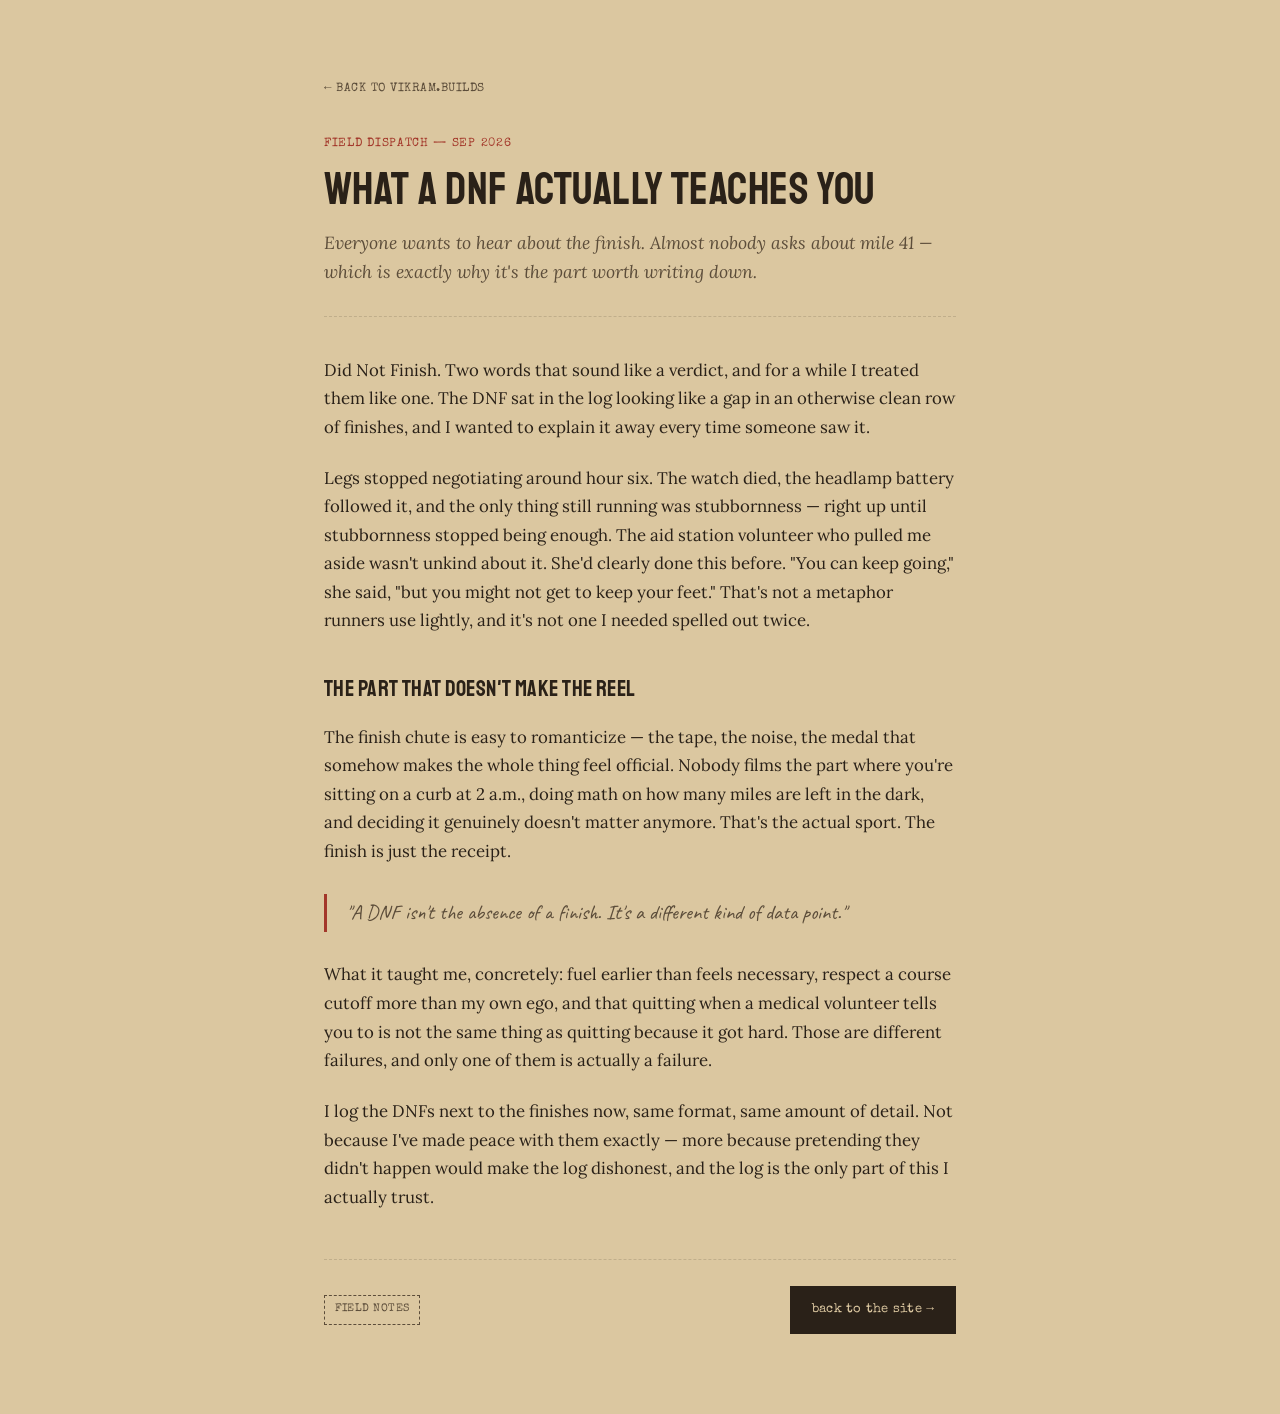
<file: blog/what-a-dnf-actually-teaches-you.html>
<!doctype html>
<html lang="en">
  <head>
    <meta charset="UTF-8" />
    <meta name="viewport" content="width=device-width, initial-scale=1" />
    <title>What a DNF Actually Teaches You — vikram.builds</title>
    <link rel="preconnect" href="https://fonts.googleapis.com" />
    <link rel="preconnect" href="https://fonts.gstatic.com" crossorigin />
    <link
      href="https://fonts.googleapis.com/css2?family=Staatliches&family=Lora:ital,wght@0,400;0,500;0,600;1,500&family=Special+Elite&family=Caveat:wght@500;600;700&display=swap"
      rel="stylesheet"
    />
    <link rel="stylesheet" href="../assets/css/blog.css" />
  </head>
  <body>
    <div class="wrap">
      <a class="back-link" href="../index.html#blog">← back to vikram.builds</a>

      <span class="post-date">Field dispatch — Sep 2026</span>
      <h1 class="post-title">What a DNF Actually Teaches You</h1>
      <p class="post-lede">
        Everyone wants to hear about the finish. Almost nobody asks about
        mile 41 — which is exactly why it's the part worth writing down.
      </p>

      <div class="post-body">
        <p>
          Did Not Finish. Two words that sound like a verdict, and for a
          while I treated them like one. The DNF sat in the log looking like
          a gap in an otherwise clean row of finishes, and I wanted to
          explain it away every time someone saw it.
        </p>
        <p>
          Legs stopped negotiating around hour six. The watch died, the
          headlamp battery followed it, and the only thing still running was
          stubbornness — right up until stubbornness stopped being enough.
          The aid station volunteer who pulled me aside wasn't unkind about
          it. She'd clearly done this before. "You can keep going," she said,
          "but you might not get to keep your feet." That's not a metaphor
          runners use lightly, and it's not one I needed spelled out twice.
        </p>

        <h2>The part that doesn't make the reel</h2>
        <p>
          The finish chute is easy to romanticize — the tape, the noise, the
          medal that somehow makes the whole thing feel official. Nobody
          films the part where you're sitting on a curb at 2 a.m., doing math
          on how many miles are left in the dark, and deciding it genuinely
          doesn't matter anymore. That's the actual sport. The finish is just
          the receipt.
        </p>
        <blockquote>
          "A DNF isn't the absence of a finish. It's a different kind of
          data point."
        </blockquote>
        <p>
          What it taught me, concretely: fuel earlier than feels necessary,
          respect a course cutoff more than my own ego, and that quitting
          when a medical volunteer tells you to is not the same thing as
          quitting because it got hard. Those are different failures, and
          only one of them is actually a failure.
        </p>
        <p>
          I log the DNFs next to the finishes now, same format, same amount
          of detail. Not because I've made peace with them exactly — more
          because pretending they didn't happen would make the log dishonest,
          and the log is the only part of this I actually trust.
        </p>
      </div>

      <div class="post-footer">
        <span class="post-tag">field notes</span>
        <a class="post-back-cta" href="../index.html">back to the site →</a>
      </div>
    </div>
  </body>
</html>
</file>
<file: assets/css/blog.css>
/* Shared styles for standalone blog post pages under /blog/.
   Kept separate from index.html's inline styles so new posts don't
   need to duplicate the whole design system - just link this file. */

:root {
  --paper: #dbc7a0;
  --paper-2: #cbb587;
  --ink: #2a2118;
  --ink-soft: #5c4d3a;
  --stamp: #a3372a;
  --route: #4a5d3a;
  --shadow: rgba(37, 29, 18, 0.35);
  --divider: rgba(42, 33, 24, 0.15);
  --card-bg: #e9dfc4;
  --badge-bg: rgba(219, 199, 160, 0.5);
  --tape-a: rgba(227, 217, 168, 0.85);
  --tape-b: rgba(210, 198, 145, 0.85);
  --font-display: "Staatliches", "Arial Narrow", sans-serif;
  --font-body: "Lora", Georgia, serif;
  --font-type: "Special Elite", "Courier New", monospace;
  --font-hand: "Caveat", cursive;
}

* {
  box-sizing: border-box;
}
html {
  scroll-behavior: smooth;
}
body {
  margin: 0;
  background: var(--paper);
  color: var(--ink);
  font-family: var(--font-body);
  line-height: 1.7;
}
a {
  color: inherit;
}
img {
  max-width: 100%;
}

.wrap {
  max-width: 680px;
  margin: 0 auto;
  padding: clamp(2.4rem, 6vw, 4.5rem) clamp(1.1rem, 5vw, 1.5rem) 5rem;
}

.back-link {
  display: inline-flex;
  align-items: center;
  gap: 0.4rem;
  font-family: var(--font-type);
  font-size: 0.78rem;
  letter-spacing: 0.04em;
  text-transform: uppercase;
  text-decoration: none;
  color: var(--ink-soft);
  margin-bottom: 2.2rem;
  transition: color 140ms ease;
}
.back-link:hover {
  color: var(--stamp);
}

.post-date {
  display: block;
  font-family: var(--font-type);
  font-size: 0.72rem;
  letter-spacing: 0.06em;
  text-transform: uppercase;
  color: var(--stamp);
  margin-bottom: 0.8rem;
}
.post-title {
  font-family: var(--font-display);
  font-weight: 400;
  text-transform: uppercase;
  font-size: clamp(2rem, 5vw, 2.8rem);
  line-height: 1;
  letter-spacing: 0.01em;
  margin: 0 0 1rem;
  text-wrap: balance;
}
.post-lede {
  font-family: var(--font-body);
  font-style: italic;
  font-size: 1.1rem;
  color: var(--ink-soft);
  margin: 0 0 2.4rem;
  padding-bottom: 1.8rem;
  border-bottom: 1px dashed var(--divider);
}

.post-body p {
  font-size: 1.05rem;
  margin: 0 0 1.4rem;
}
.post-body h2 {
  font-family: var(--font-display);
  font-weight: 400;
  text-transform: uppercase;
  font-size: 1.4rem;
  letter-spacing: 0.02em;
  margin: 2.2rem 0 0.9rem;
}
.post-body blockquote {
  margin: 1.8rem 0;
  padding: 0.2rem 0 0.2rem 1.2rem;
  border-left: 3px solid var(--stamp);
  font-family: var(--font-hand);
  font-size: 1.3rem;
  color: var(--ink-soft);
  line-height: 1.5;
}

.post-footer {
  margin-top: 3rem;
  padding-top: 1.6rem;
  border-top: 1px dashed var(--divider);
  display: flex;
  justify-content: space-between;
  align-items: center;
  flex-wrap: wrap;
  gap: 1rem;
}
.post-tag {
  display: inline-block;
  font-family: var(--font-type);
  font-size: 0.68rem;
  letter-spacing: 0.04em;
  text-transform: uppercase;
  border: 1px dashed var(--ink-soft);
  padding: 0.3rem 0.6rem;
  color: var(--ink-soft);
}
.post-back-cta {
  font-family: var(--font-type);
  font-size: 0.8rem;
  letter-spacing: 0.02em;
  text-decoration: none;
  padding: 0.75rem 1.3rem;
  border: 1.5px solid var(--ink);
  background: var(--ink);
  color: var(--paper);
  display: inline-flex;
  align-items: center;
  gap: 0.5rem;
  transition: transform 140ms ease;
}
.post-back-cta:hover {
  transform: translateY(-2px);
}

/* ---------- Race report (article layout) ---------- */
.post-body h3 {
  font-family: var(--font-body);
  font-weight: 600;
  font-size: 1.2rem;
  line-height: 1.3;
  margin: 2rem 0 0.7rem;
}
.post-body h4 {
  font-family: var(--font-body);
  font-weight: 500;
  font-style: italic;
  font-size: 1.05rem;
  color: var(--ink-soft);
  margin: 1.5rem 0 0.5rem;
}
.post-body h2,
.post-body h3,
.post-body h4 {
  scroll-margin-top: 1.2rem;
}

.contents {
  margin: 0 0 2.4rem;
}
.contents h2 {
  margin: 0 0 0.6rem;
  font-family: var(--font-display);
  font-weight: 400;
  font-size: 1.4rem;
  letter-spacing: 0.02em;
  text-transform: uppercase;
}
.contents ol {
  margin: 0;
  padding-left: 1.3rem;
  font-size: 1.02rem;
  line-height: 1.8;
}
.contents ol ol {
  list-style: lower-alpha;
  font-size: 0.95rem;
  color: var(--ink-soft);
}
.contents a {
  text-decoration: none;
  border-bottom: 1px solid var(--divider);
}
.contents a:hover {
  color: var(--stamp);
}

.shot {
  margin: 2rem 0 2.2rem;
}
.shot img {
  display: block;
  width: 100%;
  height: auto;
}
.shot figcaption {
  margin-top: 0.55rem;
  text-align: center;
  font-family: var(--font-body);
  font-style: italic;
  font-size: 0.88rem;
  color: var(--ink-soft);
}
.shot-pair {
  display: grid;
  grid-template-columns: repeat(2, minmax(0, 1fr));
  gap: 1rem;
  align-items: start;
  margin: 2rem 0 2.2rem;
}
.shot-pair .shot {
  margin: 0;
}
.shot--narrow {
  max-width: 420px;
  margin-left: auto;
  margin-right: auto;
}

/* topics still to be written */
.tbd {
  margin: 0 0 1.4rem;
  padding: 0.6rem 0.9rem;
  border: 1px dashed var(--ink-soft);
  background: var(--badge-bg);
  font-family: var(--font-hand);
  font-size: 1.2rem;
  line-height: 1.4;
  color: var(--ink-soft);
}
.tbd::before {
  content: "coming · ";
  font-family: var(--font-type);
  font-size: 0.66rem;
  letter-spacing: 0.06em;
  text-transform: uppercase;
  color: var(--stamp);
}

.cost {
  width: 100%;
  border-collapse: collapse;
  margin: 0 0 1.6rem;
  font-family: var(--font-type);
  font-size: 0.9rem;
  background: var(--card-bg);
}
.cost th,
.cost td {
  text-align: left;
  padding: 0.55rem 0.8rem;
  border-bottom: 1px dashed var(--divider);
}
.cost th {
  font-weight: 400;
  font-size: 0.68rem;
  letter-spacing: 0.06em;
  text-transform: uppercase;
  color: var(--ink-soft);
  border-bottom: 1.5px solid var(--ink-soft);
}
.cost tr.total td {
  border-top: 1.5px solid var(--ink-soft);
  border-bottom: none;
  font-weight: 700;
}
.cost td:last-child {
  font-variant-numeric: tabular-nums;
}

.post-body ul {
  margin: 0 0 1.4rem;
  padding-left: 1.3rem;
  font-size: 1.05rem;
}
.post-body ul li {
  margin-bottom: 0.3rem;
}

/* product shots in the training sections */
.gear-strip {
  display: flex;
  gap: 1rem;
  align-items: flex-end;
  justify-content: center;
  margin: 1.4rem 0 1.8rem;
  padding: 1rem;
  background: var(--card-bg);
  border: 1px dashed var(--divider);
}
.gear-strip figure {
  flex: 1 1 0;
  min-width: 0;
  margin: 0;
  text-align: center;
}
.gear-strip img {
  display: block;
  width: auto;
  max-width: 100%;
  max-height: 150px;
  margin: 0 auto 0.5rem;
  object-fit: contain;
}
.gear-strip figcaption {
  font-family: var(--font-body);
  font-style: italic;
  font-size: 0.85rem;
  color: var(--ink-soft);
}

/* icons in front of the training sub-headings */
.post-body h4.with-icon {
  display: flex;
  align-items: center;
  gap: 0.55rem;
}
.post-body h4 .h-icon {
  width: 24px;
  height: 24px;
  flex: none;
  fill: none;
  stroke: var(--ink);
  stroke-width: 2;
  stroke-linecap: round;
  stroke-linejoin: round;
}

.post-body a.download {
  display: inline-flex;
  align-items: center;
  gap: 0.5rem;
  margin: 0 0 1.6rem;
  padding: 0.7rem 1.2rem;
  border: 1.5px solid var(--ink);
  background: var(--ink);
  color: var(--paper);
  font-family: var(--font-type);
  font-size: 0.8rem;
  letter-spacing: 0.02em;
  text-decoration: none;
  transition: transform 140ms ease;
}
.post-body a.download::before {
  content: "↓";
}
.post-body a.download:hover {
  transform: translateY(-2px);
}

/* read-only packing checklist */
.post-body ul.checklist {
  list-style: none;
  padding-left: 0;
}
.post-body ul.checklist li {
  display: flex;
  align-items: baseline;
  gap: 0.6rem;
  margin-bottom: 0.25rem;
}
.post-body ul.checklist li::before {
  content: "";
  flex: none;
  width: 0.8rem;
  height: 0.8rem;
  border: 1.5px solid var(--ink);
  background: #fff;
  position: relative;
  top: 0.1rem;
}
.post-body ul.checklist li.done::before {
  background: var(--route);
  border-color: var(--route);
  box-shadow: inset 0 0 0 2px #fff;
}

/* compact packing summary: four categories side by side */
.pack-grid {
  display: grid;
  grid-template-columns: repeat(4, minmax(0, 1fr));
  gap: 1rem 1.2rem;
  align-items: start;
  margin: 0 0 1.6rem;
  padding: 1rem 1.1rem;
  background: var(--card-bg);
  border: 1px dashed var(--divider);
}
.pack-col h4.with-icon {
  margin: 0 0 0.4rem;
  font-size: 0.95rem;
}
.post-body .pack-col p {
  margin: 0;
  font-size: 0.88rem;
  line-height: 1.55;
}
@media (max-width: 760px) {
  .pack-grid {
    grid-template-columns: repeat(2, minmax(0, 1fr));
  }
}

.pack-grid--two {
  grid-template-columns: repeat(2, minmax(0, 1fr));
}
.pack-col h4:not(.with-icon) {
  margin: 0 0 0.4rem;
  font-size: 0.95rem;
}
.post-body .pack-col ol {
  margin: 0;
  padding-left: 1.2rem;
  font-size: 0.92rem;
  line-height: 1.55;
}
</file>
